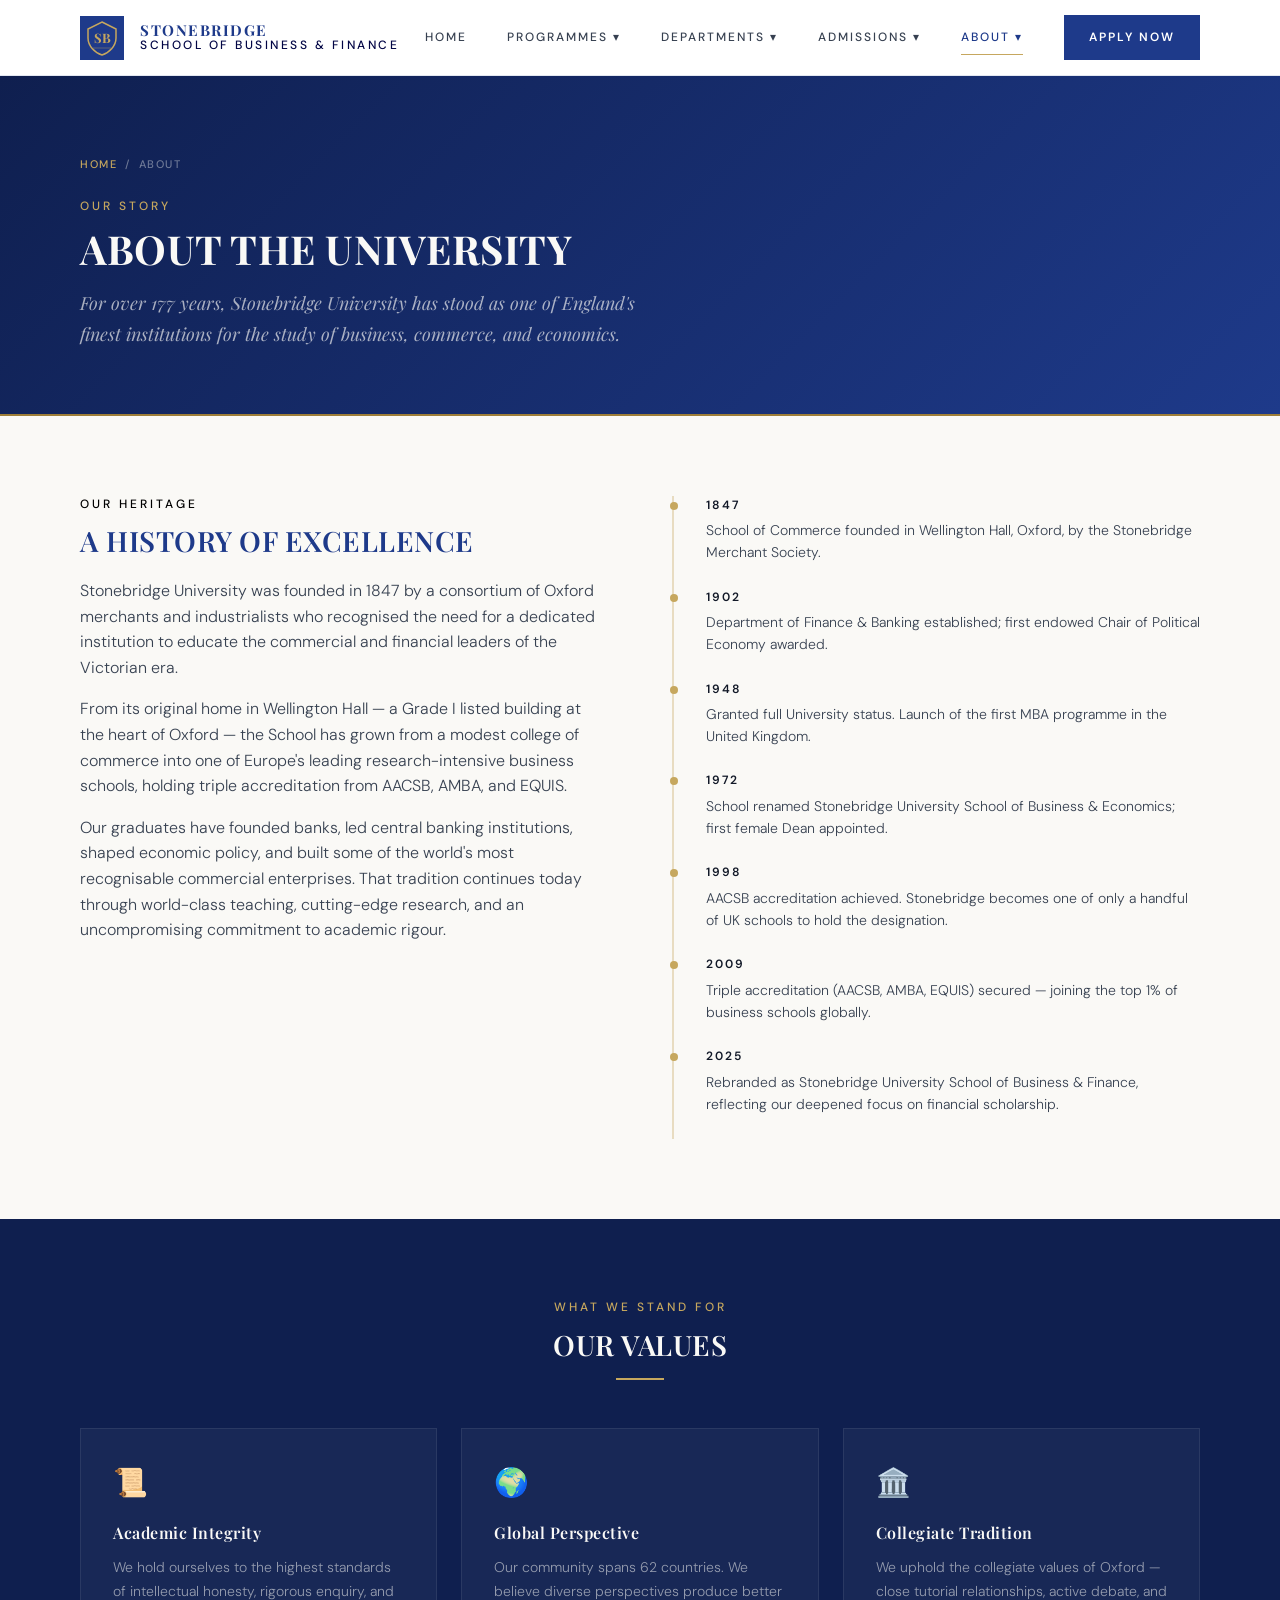
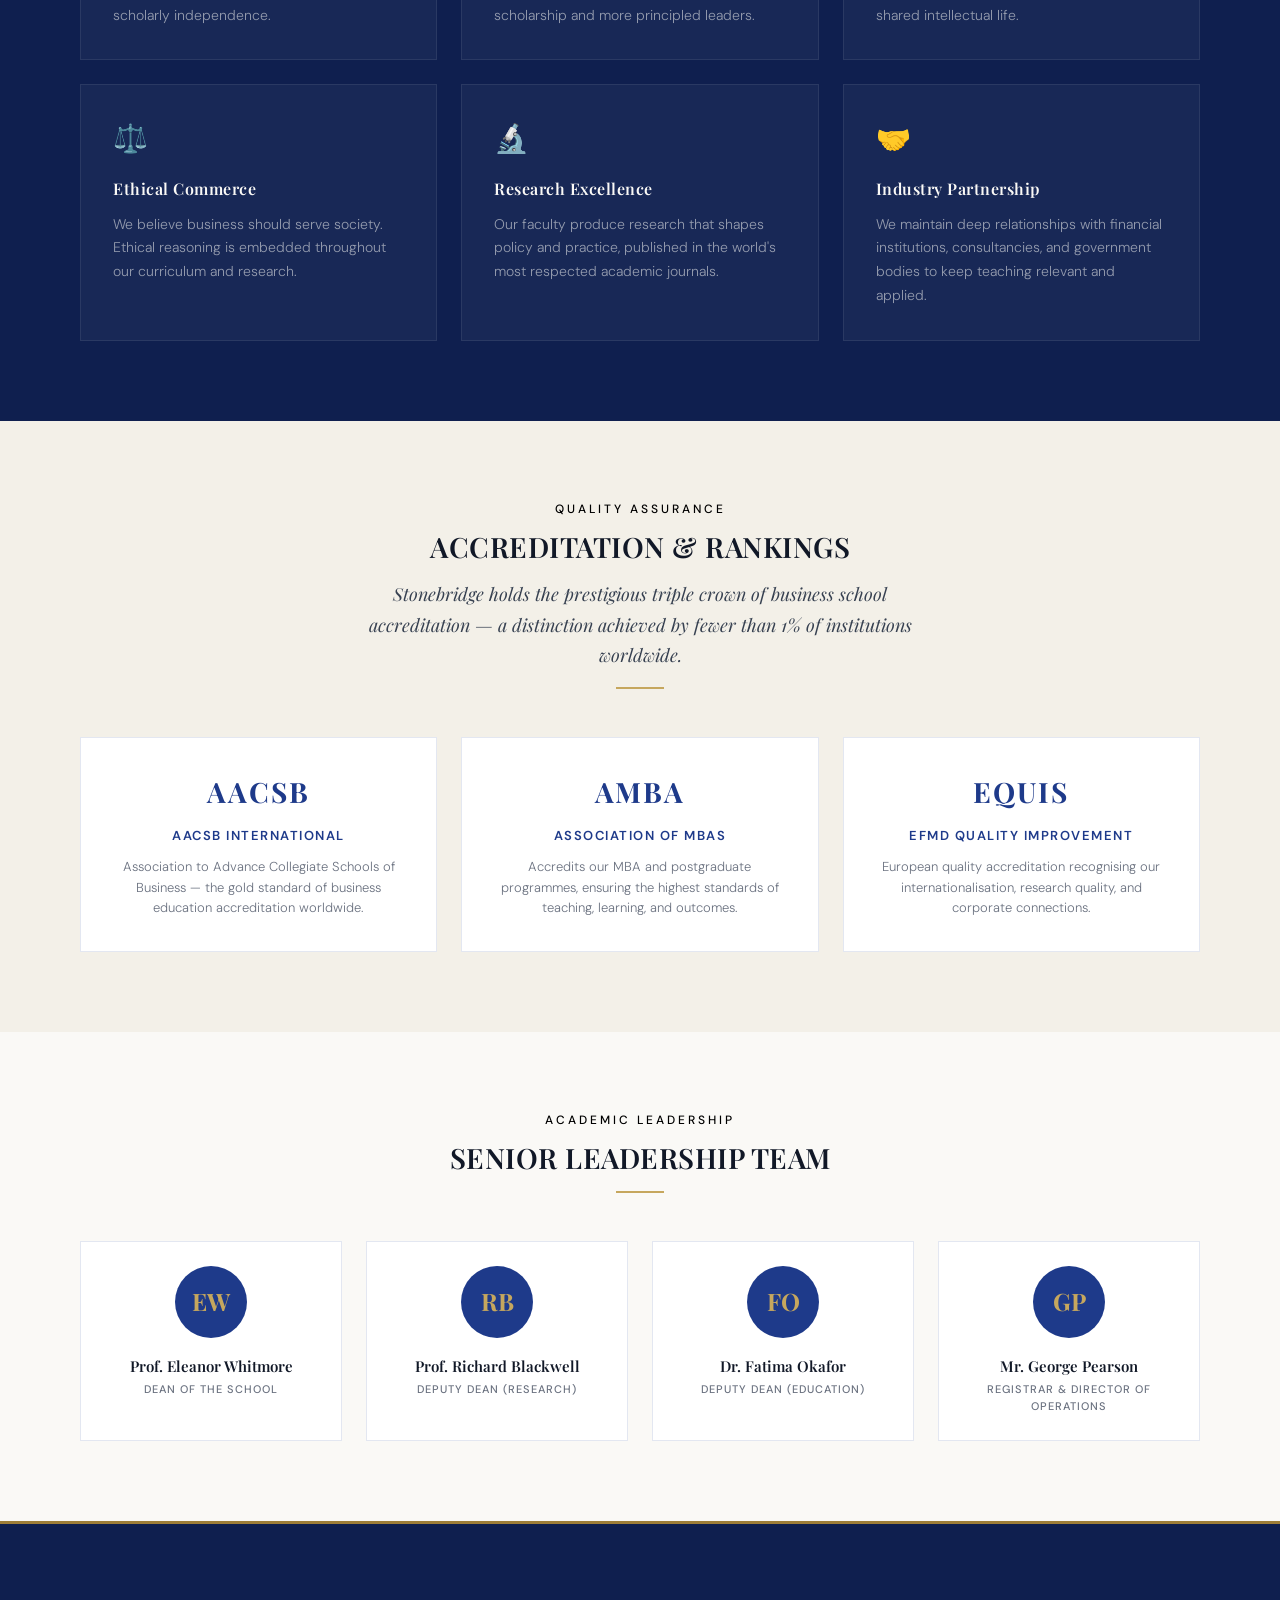
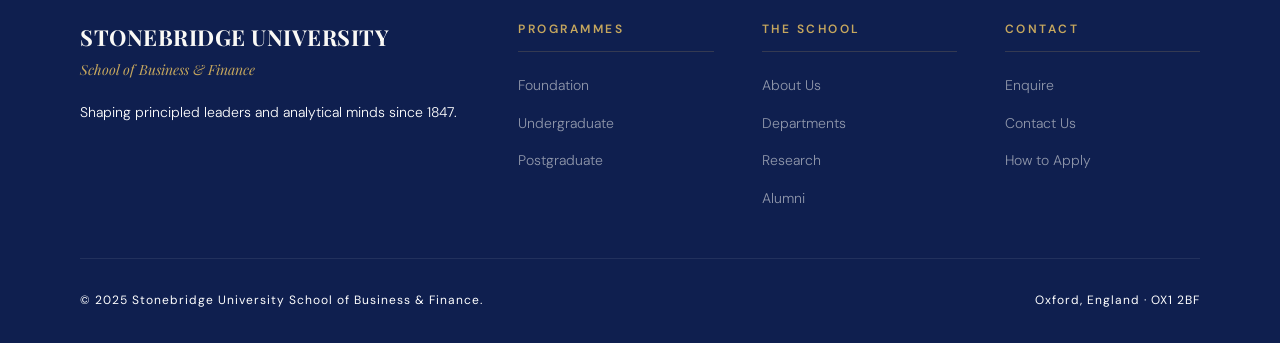
<file: about.html>
<!DOCTYPE html>
<html lang="en">
<head>
  <meta charset="UTF-8">
  <meta name="viewport" content="width=device-width, initial-scale=1.0">
  <title>About — Stonebridge University School of Business & Finance</title>
  <link rel="stylesheet" href="global.css">
  <style>
    .page-body { padding-top: var(--nav-h); }
    .page-hero { background: linear-gradient(135deg, var(--navy-deeper) 0%, var(--navy) 100%); padding: var(--sp-20) 0 var(--sp-16); border-bottom: 2px solid var(--gold-dark); }
    .page-hero .overline { display: block; margin-bottom: var(--sp-3); color: var(--gold); }
    .page-hero h1 { color: var(--ivory); margin-bottom: var(--sp-4); }
    .page-hero .lead { color: rgba(250,249,246,0.65); max-width: 600px; }
    .breadcrumb { display: flex; align-items: center; gap: var(--sp-2); margin-bottom: var(--sp-6); font-family: 'DM Sans',sans-serif; font-size: 11px; font-weight: 500; letter-spacing: 1.5px; text-transform: uppercase; color: rgba(250,249,246,0.4); }
    .breadcrumb a { color: var(--gold); text-decoration: none; }

    /* History section */
    .history { padding: var(--sp-20) 0; }
    .history__grid { display: grid; grid-template-columns: 1fr 1fr; gap: var(--sp-16); align-items: start; }
    .history__text .overline { display: block; margin-bottom: var(--sp-3); }
    .history__text h2 { color: var(--navy); margin-bottom: var(--sp-5); }
    .history__text p { margin-bottom: var(--sp-4); }

    /* Timeline */
    .timeline { border-left: 2px solid var(--color-border-gold); padding-left: var(--sp-8); }
    .timeline__item { margin-bottom: var(--sp-6); position: relative; }
    .timeline__item::before {
      content: '';
      position: absolute;
      left: calc(-1 * var(--sp-8) - 4px);
      top: 6px;
      width: 8px; height: 8px;
      background: var(--gold);
      border-radius: 50%;
    }
    .timeline__year {
      font-family: 'DM Sans', sans-serif;
      font-size: 12px; font-weight: 600;
      letter-spacing: 2px; text-transform: uppercase;
      color: var(blue);
      margin-bottom: 4px;
    }
    .timeline__event { font-size: 14px; color: var(--charcoal-soft); line-height: 1.6; }

    /* Values */
    .values { padding: var(--sp-20) 0; background: var(--navy-deeper); }
    .values .section-header .overline { color: var(--gold); }
    .values .section-header h2 { color: var(--ivory); }
    .values__grid { display: grid; grid-template-columns: repeat(3,1fr); gap: var(--sp-6); }
    .value-card {
      background: rgba(255,255,255,0.04);
      border: 1px solid rgba(255,255,255,0.08);
      padding: var(--sp-8);
    }
    .value-card__icon { font-size: 28px; margin-bottom: var(--sp-4); display: block; }
    .value-card h4 {
      font-family: 'Playfair Display', serif;
      font-size: 16px; font-weight: 600;
      color: var(--ivory); margin-bottom: var(--sp-3);
      letter-spacing: 0.5px;
      text-transform: none;
    }
    .value-card p { font-size: 14px; color: rgba(250,249,246,0.55); line-height: 1.7; }

    /* Accreditation */
    .accreditation { padding: var(--sp-20) 0; background: var(--ivory-warm); }
    .accred-grid { display: grid; grid-template-columns: repeat(3,1fr); gap: var(--sp-6); margin-top: var(--sp-10); }
    .accred-card {
      background: var(--white);
      border: 1px solid var(--color-border);
      padding: var(--sp-8);
      text-align: center;
    }
    .accred-card__logo {
      font-family: 'Playfair Display', serif;
      font-size: 28px; font-weight: 700;
      color: var(--navy);
      margin-bottom: var(--sp-3);
      letter-spacing: 2px;
    }
    .accred-card h4 { font-size: 13px; letter-spacing: 1.5px; color: var(--navy); margin-bottom: var(--sp-3); }
    .accred-card p { font-size: 13px; color: var(--gray); line-height: 1.6; }

    /* Leadership */
    .leadership { padding: var(--sp-20) 0; }
    .leaders-grid { display: grid; grid-template-columns: repeat(4,1fr); gap: var(--sp-6); margin-top: var(--sp-10); }
    .leader-card {
      background: var(--white);
      border: 1px solid var(--color-border);
      padding: var(--sp-6);
      text-align: center;
    }
    .leader-card__avatar {
      width: 72px; height: 72px;
      background: var(--navy);
      border-radius: 50%;
      display: flex; align-items: center; justify-content: center;
      font-family: 'Playfair Display', serif;
      font-size: 24px; font-weight: 700; color: var(--gold);
      margin: 0 auto var(--sp-4);
    }
    .leader-card__name { font-family: 'Playfair Display', serif; font-size: 15px; font-weight: 600; color: var(--charcoal); margin-bottom: 3px; }
    .leader-card__title { font-family: 'DM Sans', sans-serif; font-size: 11px; font-weight: 500; letter-spacing: 1px; text-transform: uppercase; color: var(--gray); }

    @media (max-width: 900px) {
      .history__grid { grid-template-columns: 1fr; }
      .values__grid, .accred-grid { grid-template-columns: repeat(2,1fr); }
      .leaders-grid { grid-template-columns: repeat(2,1fr); }
    }
    @media (max-width: 600px) {
      .values__grid, .accred-grid, .leaders-grid { grid-template-columns: 1fr; }
    }
  </style>
</head>
<body>
<nav class="nav">
  <div class="nav__inner">
    <a href="index.html" class="nav__logo">
      <svg viewBox="0 0 44 44" fill="none" xmlns="http://www.w3.org/2000/svg" style="width:44px;height:44px;flex-shrink:0;">
        <rect width="44" height="44" fill="#1E3A8A"/>
        <path d="M22 6 L36 13 L36 22 C36 30 29 37 22 39 C15 37 8 30 8 22 L8 13 Z" fill="none" stroke="#C6A75E" stroke-width="1.5"/>
        <text x="22" y="27" text-anchor="middle" font-family="Playfair Display, serif" font-size="13" font-weight="700" fill="#C6A75E">SB</text>
        <line x1="13" y1="32" x2="31" y2="32" stroke="#C6A75E" stroke-width="0.75" opacity="0.5"/>
      </svg>
      <div class="nav__logo-text"><span class="nav__logo-name">Stonebridge</span><span class="nav__logo-sub">School of Business & Finance</span></div>
    </a>
    <ul class="nav__links">
      <li class="nav__item"><a href="index.html" class="nav__link">Home</a></li>
      <li class="nav__item"><a href="programmes.html" class="nav__link">Programmes ▾</a>
        <div class="nav__dropdown"><a href="programmes.html#foundation" class="nav__dropdown-link">Foundation</a><a href="programmes.html#undergraduate" class="nav__dropdown-link">Undergraduate</a><a href="programmes.html#postgraduate" class="nav__dropdown-link">Postgraduate</a><a href="courses.html" class="nav__dropdown-link">Browse All Courses</a></div>
      </li>
      <li class="nav__item"><a href="departments.html" class="nav__link">Departments ▾</a>
        <div class="nav__dropdown"><a href="departments.html#finance" class="nav__dropdown-link">Finance & Banking</a><a href="departments.html#management" class="nav__dropdown-link">Management & Strategy</a><a href="departments.html#marketing" class="nav__dropdown-link">Marketing & Commerce</a></div>
      </li>
      <li class="nav__item"><a href="admissions.html" class="nav__link">Admissions ▾</a>
        <div class="nav__dropdown"><a href="admissions.html#about" class="nav__dropdown-link">About Admissions</a><a href="admissions.html#requirements" class="nav__dropdown-link">Entry Requirements</a><a href="admissions.html#enquiry" class="nav__dropdown-link">Submit an Enquiry</a></div>
      </li>
      <li class="nav__item"><a href="about.html" class="nav__link active">About ▾</a>
        <div class="nav__dropdown"><a href="about.html" class="nav__dropdown-link">About the University</a><a href="research.html" class="nav__dropdown-link">Research & Publications</a><a href="alumni.html" class="nav__dropdown-link">Alumni Network</a><a href="contact.html" class="nav__dropdown-link">Contact Us</a></div>
      </li>
    </ul>
    <a href="admissions.html#enquiry" class="nav__cta">Apply Now</a>
    <button type="button" class="nav__toggle" aria-label="Open navigation menu" aria-expanded="false"
            onclick="var l=this.closest('.nav').querySelector('.nav__links');var o=l.classList.toggle('open');this.setAttribute('aria-expanded',o);this.setAttribute('aria-label', o ? 'Close navigation menu' : 'Open navigation menu')">
      <span aria-hidden="true"></span>
      <span aria-hidden="true"></span>
      <span aria-hidden="true"></span>
    </button>
  </div>
</nav>

<div class="page-body">
<section class="page-hero">
  <div class="container">
    <div class="breadcrumb"><a href="index.html">Home</a><span>/</span><span>About</span></div>
    <span class="overline">Our Story</span>
    <h1>About the University</h1>
    <p class="lead">For over 177 years, Stonebridge University has stood as one of England's finest institutions for the study of business, commerce, and economics.</p>
  </div>
</section>

<!-- HISTORY -->
<section class="history">
  <div class="container">
    <div class="history__grid">
      <div class="history__text">
        <span class="overline">Our Heritage</span>
        <h2>A History of Excellence</h2>
        <p>Stonebridge University was founded in 1847 by a consortium of Oxford merchants and industrialists who recognised the need for a dedicated institution to educate the commercial and financial leaders of the Victorian era.</p>
        <p>From its original home in Wellington Hall — a Grade I listed building at the heart of Oxford — the School has grown from a modest college of commerce into one of Europe's leading research-intensive business schools, holding triple accreditation from AACSB, AMBA, and EQUIS.</p>
        <p>Our graduates have founded banks, led central banking institutions, shaped economic policy, and built some of the world's most recognisable commercial enterprises. That tradition continues today through world-class teaching, cutting-edge research, and an uncompromising commitment to academic rigour.</p>
      </div>
      <div class="timeline">
        <div class="timeline__item"><div class="timeline__year">1847</div><div class="timeline__event">School of Commerce founded in Wellington Hall, Oxford, by the Stonebridge Merchant Society.</div></div>
        <div class="timeline__item"><div class="timeline__year">1902</div><div class="timeline__event">Department of Finance & Banking established; first endowed Chair of Political Economy awarded.</div></div>
        <div class="timeline__item"><div class="timeline__year">1948</div><div class="timeline__event">Granted full University status. Launch of the first MBA programme in the United Kingdom.</div></div>
        <div class="timeline__item"><div class="timeline__year">1972</div><div class="timeline__event">School renamed Stonebridge University School of Business & Economics; first female Dean appointed.</div></div>
        <div class="timeline__item"><div class="timeline__year">1998</div><div class="timeline__event">AACSB accreditation achieved. Stonebridge becomes one of only a handful of UK schools to hold the designation.</div></div>
        <div class="timeline__item"><div class="timeline__year">2009</div><div class="timeline__event">Triple accreditation (AACSB, AMBA, EQUIS) secured — joining the top 1% of business schools globally.</div></div>
        <div class="timeline__item"><div class="timeline__year">2025</div><div class="timeline__event">Rebranded as Stonebridge University School of Business & Finance, reflecting our deepened focus on financial scholarship.</div></div>
      </div>
    </div>
  </div>
</section>

<!-- VALUES -->
<section class="values">
  <div class="container">
    <div class="section-header section-header--center">
      <span class="overline">What We Stand For</span>
      <h2>Our Values</h2>
      <span class="section-header__rule"></span>
    </div>
    <div class="values__grid">
      <div class="value-card"><span class="value-card__icon">📜</span><h4>Academic Integrity</h4><p>We hold ourselves to the highest standards of intellectual honesty, rigorous enquiry, and scholarly independence.</p></div>
      <div class="value-card"><span class="value-card__icon">🌍</span><h4>Global Perspective</h4><p>Our community spans 62 countries. We believe diverse perspectives produce better scholarship and more principled leaders.</p></div>
      <div class="value-card"><span class="value-card__icon">🏛️</span><h4>Collegiate Tradition</h4><p>We uphold the collegiate values of Oxford — close tutorial relationships, active debate, and shared intellectual life.</p></div>
      <div class="value-card"><span class="value-card__icon">⚖️</span><h4>Ethical Commerce</h4><p>We believe business should serve society. Ethical reasoning is embedded throughout our curriculum and research.</p></div>
      <div class="value-card"><span class="value-card__icon">🔬</span><h4>Research Excellence</h4><p>Our faculty produce research that shapes policy and practice, published in the world's most respected academic journals.</p></div>
      <div class="value-card"><span class="value-card__icon">🤝</span><h4>Industry Partnership</h4><p>We maintain deep relationships with financial institutions, consultancies, and government bodies to keep teaching relevant and applied.</p></div>
    </div>
  </div>
</section>

<!-- ACCREDITATION -->
<section class="accreditation">
  <div class="container">
    <div class="section-header section-header--center">
      <span class="overline">Quality Assurance</span>
      <h2>Accreditation & Rankings</h2>
      <p class="lead">Stonebridge holds the prestigious triple crown of business school accreditation — a distinction achieved by fewer than 1% of institutions worldwide.</p>
      <span class="section-header__rule"></span>
    </div>
    <div class="accred-grid">
      <div class="accred-card"><div class="accred-card__logo">AACSB</div><h4>AACSB International</h4><p>Association to Advance Collegiate Schools of Business — the gold standard of business education accreditation worldwide.</p></div>
      <div class="accred-card"><div class="accred-card__logo">AMBA</div><h4>Association of MBAs</h4><p>Accredits our MBA and postgraduate programmes, ensuring the highest standards of teaching, learning, and outcomes.</p></div>
      <div class="accred-card"><div class="accred-card__logo">EQUIS</div><h4>EFMD Quality Improvement</h4><p>European quality accreditation recognising our internationalisation, research quality, and corporate connections.</p></div>
    </div>
  </div>
</section>

<!-- LEADERSHIP -->
<section class="leadership">
  <div class="container">
    <div class="section-header section-header--center">
      <span class="overline">Academic Leadership</span>
      <h2>Senior Leadership Team</h2>
      <span class="section-header__rule"></span>
    </div>
    <div class="leaders-grid">
      <div class="leader-card"><div class="leader-card__avatar">EW</div><div class="leader-card__name">Prof. Eleanor Whitmore</div><div class="leader-card__title">Dean of the School</div></div>
      <div class="leader-card"><div class="leader-card__avatar">RB</div><div class="leader-card__name">Prof. Richard Blackwell</div><div class="leader-card__title">Deputy Dean (Research)</div></div>
      <div class="leader-card"><div class="leader-card__avatar">FO</div><div class="leader-card__name">Dr. Fatima Okafor</div><div class="leader-card__title">Deputy Dean (Education)</div></div>
      <div class="leader-card"><div class="leader-card__avatar">GP</div><div class="leader-card__name">Mr. George Pearson</div><div class="leader-card__title">Registrar & Director of Operations</div></div>
    </div>
  </div>
</section>

<footer class="footer">
  <div class="container">
    <div class="footer__grid">
      <div><div class="footer__brand-name">Stonebridge University</div><div class="footer__brand-tagline">School of Business & Finance</div><p class="footer__brand-desc">Shaping principled leaders and analytical minds since 1847.</p></div>
      <div><div class="footer__col-heading">Programmes</div><ul class="footer__links"><li><a href="programmes.html#foundation" class="footer__link">Foundation</a></li><li><a href="programmes.html#undergraduate" class="footer__link">Undergraduate</a></li><li><a href="programmes.html#postgraduate" class="footer__link">Postgraduate</a></li></ul></div>
      <div><div class="footer__col-heading">The School</div><ul class="footer__links"><li><a href="about.html" class="footer__link">About Us</a></li><li><a href="departments.html" class="footer__link">Departments</a></li><li><a href="research.html" class="footer__link">Research</a></li><li><a href="alumni.html" class="footer__link">Alumni</a></li></ul></div>
      <div><div class="footer__col-heading">Contact</div><ul class="footer__links"><li><a href="admissions.html#enquiry" class="footer__link">Enquire</a></li><li><a href="contact.html" class="footer__link">Contact Us</a></li><li><a href="admissions.html" class="footer__link">How to Apply</a></li></ul></div>
    </div>
    <div class="footer__bottom"><span class="footer__copy">© 2025 Stonebridge University School of Business & Finance.</span><span class="footer__copy">Oxford, England · OX1 2BF</span></div>
  </div>
</footer>
</div>
</body>
</html>
</file>
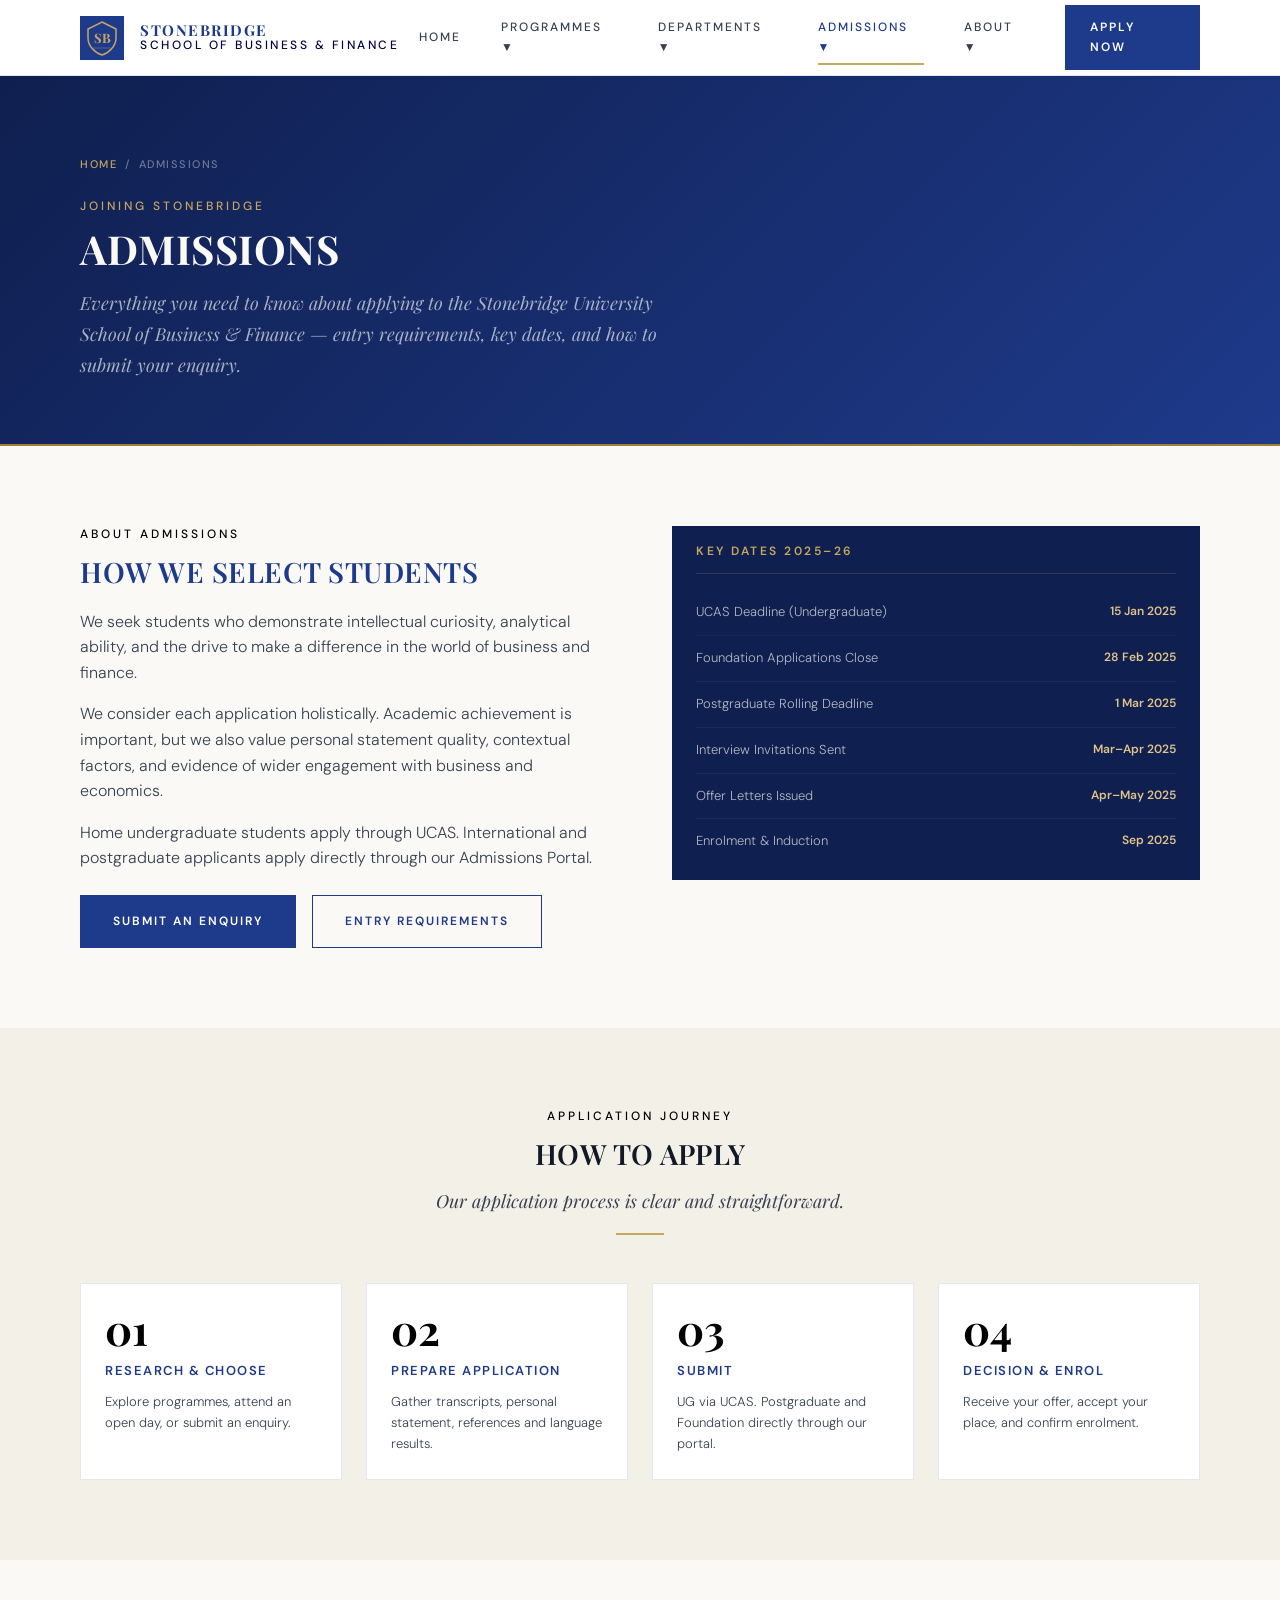
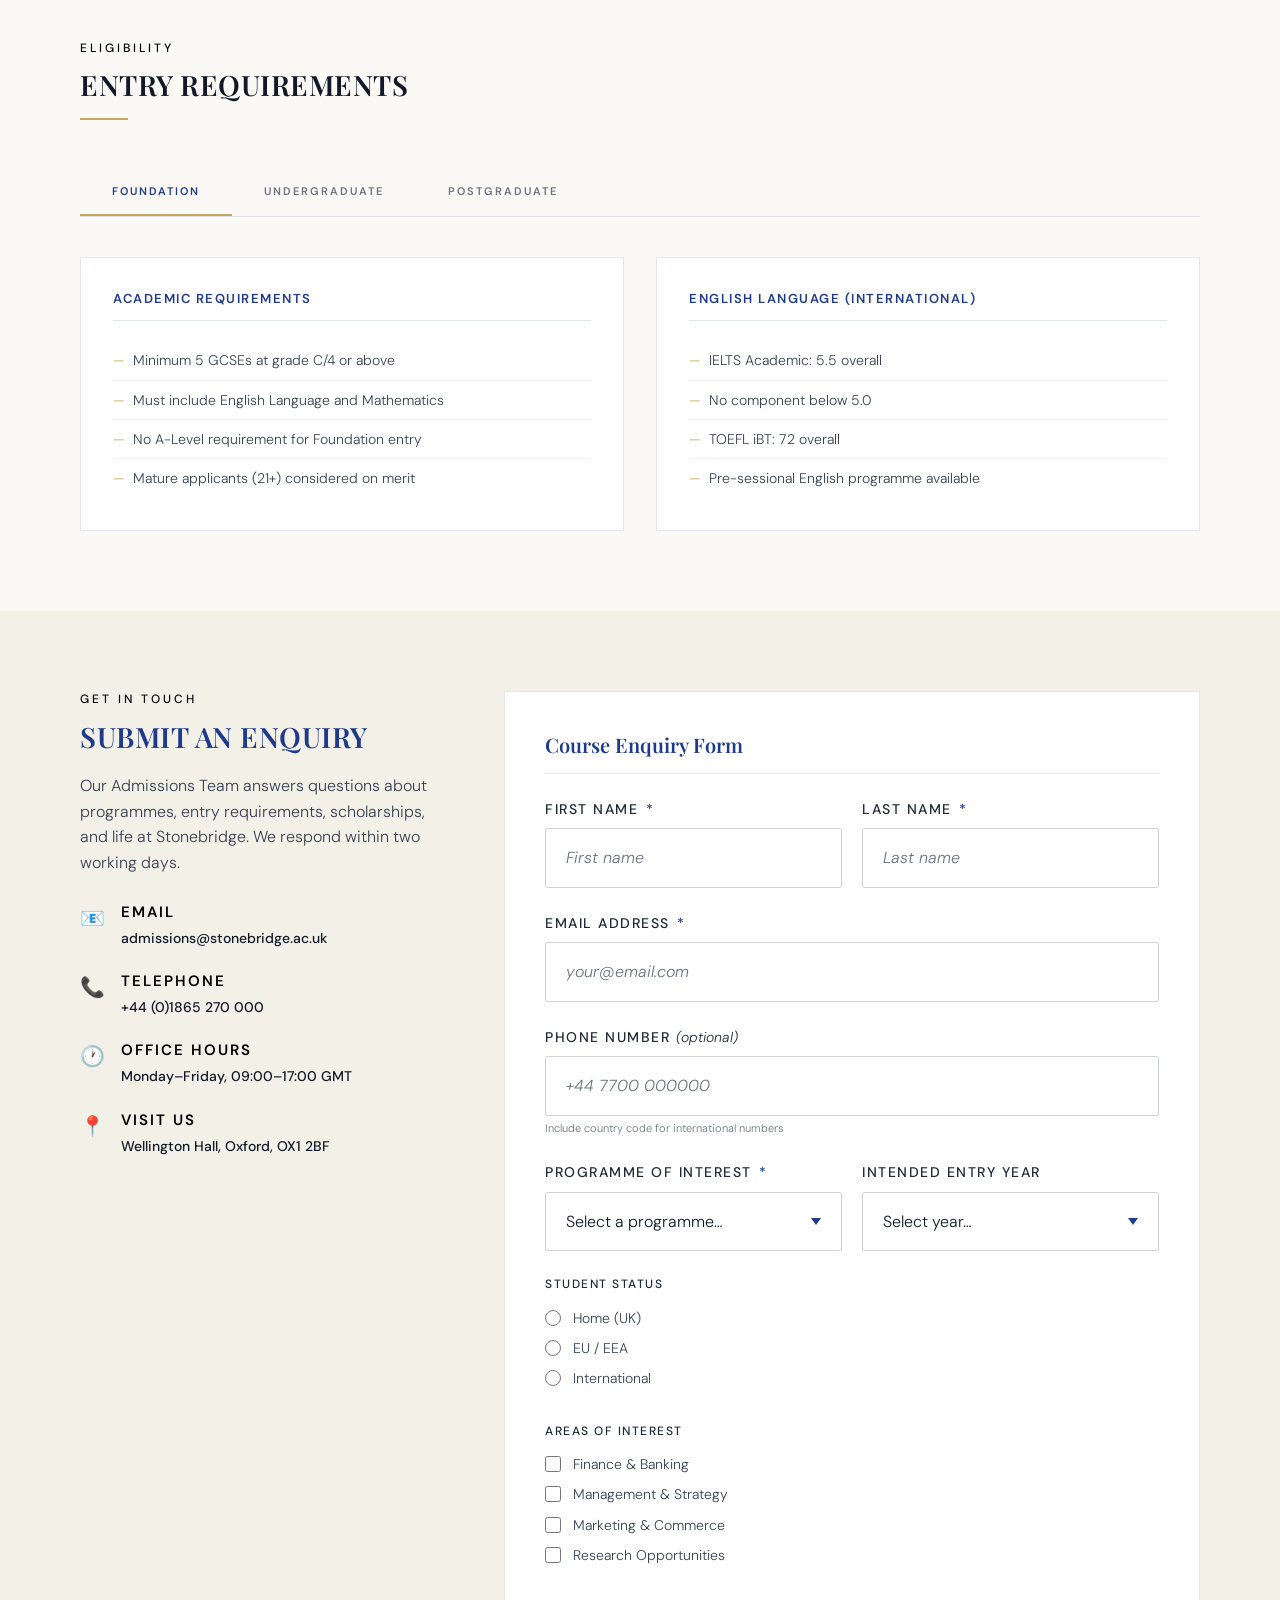
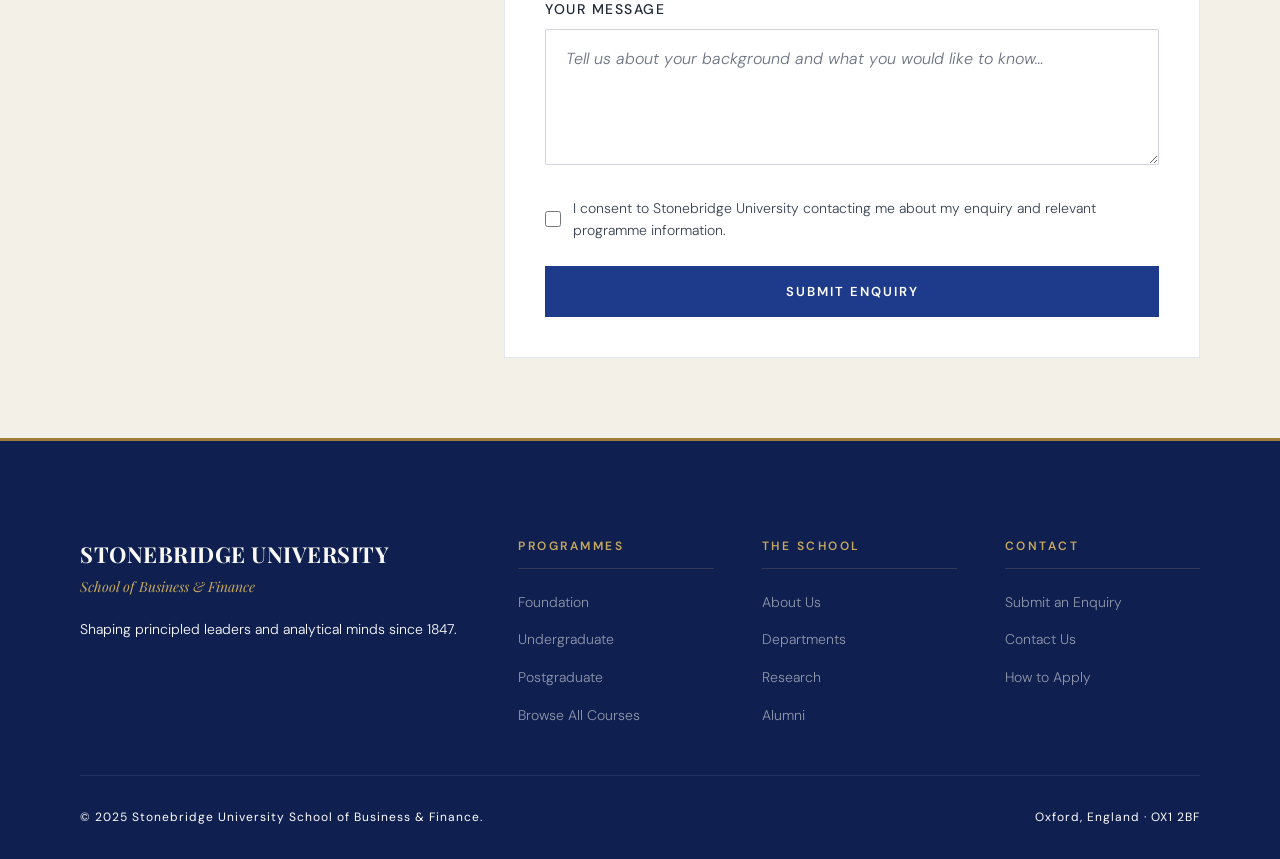
<file: admissions.html>
<!DOCTYPE html>
<html lang="en">
<head>
  <meta charset="UTF-8">
  <meta name="viewport" content="width=device-width, initial-scale=1.0">
  <title>Admissions — Stonebridge University</title>
  <link rel="stylesheet" href="global.css">
  <style>
    .page-body{padding-top:var(--nav-h)}
    .page-hero{background:linear-gradient(135deg,var(--navy-deeper) 0%,var(--navy) 100%);padding:var(--sp-20) 0 var(--sp-16);border-bottom:2px solid var(--gold-dark)}
    .page-hero .overline{display:block;margin-bottom:var(--sp-3);color:var(--gold)}
    .page-hero h1{color:var(--ivory);margin-bottom:var(--sp-4)}
    .page-hero .lead{color:rgba(250,249,246,0.65);max-width:600px}
    .breadcrumb{display:flex;align-items:center;gap:var(--sp-2);margin-bottom:var(--sp-6);font-family:'DM Sans',sans-serif;font-size:11px;font-weight:500;letter-spacing:1.5px;text-transform:uppercase;color:rgba(250,249,246,0.4)}
    .breadcrumb a{color:var(--gold);text-decoration:none}
    .adm-about{padding:var(--sp-20) 0;background:var(--ivory)}
    .adm-about__grid{display:grid;grid-template-columns:1fr 1fr;gap:var(--sp-16);align-items:start}
    .adm-about__text .overline{display:block;margin-bottom:var(--sp-3)}
    .adm-about__text h2{color:var(--navy);margin-bottom:var(--sp-5)}
    .adm-about__text p{margin-bottom:var(--sp-4)}
    .key-dates{background:var(--navy-deeper);padding:var(--sp-4) var(--sp-6)}
    .key-dates__title{font-family:'DM Sans',sans-serif;font-size:12px;font-weight:600;letter-spacing:2.5px;text-transform:uppercase;color:var(--gold);margin-bottom:var(--sp-4);padding-bottom:var(--sp-3);border-bottom:1px solid rgba(198,167,94,0.2)}
    .key-date{display:flex;justify-content:space-between;align-items:flex-start;padding:var(--sp-3) 0;border-bottom:1px solid rgba(255,255,255,0.05);gap:var(--sp-4)}
    .key-date:last-child{border-bottom:none}
    .key-date__label{font-family:'DM Sans',sans-serif;font-size:13px;color:rgba(250,249,246,0.7)}
    .key-date__date{font-family:'DM Sans',sans-serif;font-size:12px;font-weight:600;color:var(--gold-light);white-space:nowrap}
    .adm-process{padding:var(--sp-20) 0;background:var(--ivory-warm)}
    .steps-grid{display:grid;grid-template-columns:repeat(4,1fr);gap:var(--sp-6);margin-top:var(--sp-10)}
    .step{background:var(--white);border:1px solid var(--color-border);padding:var(--sp-6)}
    .step__num{font-family:'Playfair Display',serif;font-size:42px;font-weight:700;color:black;line-height:1;margin-bottom:var(--sp-3)}
    .step h4{font-size:13px;letter-spacing:1.5px;color:var(--navy);margin-bottom:var(--sp-3)}
    .step p{font-size:13px;line-height:1.6}
    .adm-req{padding:var(--sp-20) 0}
    .req-tabs{display:flex;gap:0;border-bottom:1px solid var(--color-border);margin-bottom:var(--sp-10)}
    .req-tab{font-family:'DM Sans',sans-serif;font-size:11px;font-weight:600;letter-spacing:2px;text-transform:uppercase;padding:var(--sp-4) var(--sp-8);color:var(--gray);border-bottom:2px solid transparent;cursor:pointer;transition:all var(--transition);background:none;border-top:none;border-left:none;border-right:none}
    .req-tab:hover,.req-tab.active{color:var(--navy);border-bottom-color:var(--gold)}
    .req-tab:focus-visible{outline:2px solid var(--navy);outline-offset:3px}
    .req-panel{display:none}
    .req-panel.active{display:grid;grid-template-columns:1fr 1fr;gap:var(--sp-8)}
    .req-card{background:var(--white);border:1px solid var(--color-border);padding:var(--sp-8)}
    .req-card h4{font-size:13px;letter-spacing:1.5px;color:var(--navy);margin-bottom:var(--sp-5);padding-bottom:var(--sp-3);border-bottom:1px solid var(--color-border)}
    .req-card ul{list-style:none}
    .req-card li{font-size:14px;color:var(--charcoal-soft);padding:var(--sp-2) 0 var(--sp-2) var(--sp-5);border-bottom:1px solid rgba(0,0,0,0.04);position:relative}
    .req-card li:last-child{border-bottom:none}
    .req-card li::before{content:'—';position:absolute;left:0;color:var(--gold)}
    /* ENQUIRY FORM */
    .adm-enquiry{padding:var(--sp-20) 0;background:var(--ivory-warm)}
    .enquiry-layout{display:grid;grid-template-columns:360px 1fr;gap:var(--sp-16);align-items:start}
    .enquiry-info .overline{display:block;margin-bottom:var(--sp-3)}
    .enquiry-info h2{color:var(--navy);margin-bottom:var(--sp-5)}
    .enquiry-info p{margin-bottom:var(--sp-6)}
    .contact-line{display:flex;align-items:flex-start;gap:var(--sp-4);margin-bottom:var(--sp-5)}
    .contact-line__icon{font-size:20px;flex-shrink:0;margin-top:2px}
    .contact-line__label{font-family:'DM Sans',sans-serif;font-size:15px;font-weight:600;letter-spacing:2px;text-transform:uppercase;color:black;margin-bottom:3px}
    .contact-line__value{font-size:14px;color:var(--charcoal);font-weight:500}
    .enquiry-form{background:var(--white);border:1px solid var(--color-border);padding:var(--sp-10)}
    .enquiry-form__title{font-family:'Playfair Display',serif;font-size:20px;font-weight:600;color:var(--navy);margin-bottom:var(--sp-6);padding-bottom:var(--sp-4);border-bottom:1px solid var(--color-border);text-transform:none;letter-spacing:0}
    .form-row{display:grid;grid-template-columns:1fr 1fr;gap:var(--sp-5)}
    /* JS Validation feedback */
    .form-control.js-error{border-color:#DC2626;box-shadow:0 0 0 3px rgba(220,38,38,0.07)}
    .form-control.js-ok{border-color:#16A34A;box-shadow:0 0 0 3px rgba(22,163,74,0.07)}
    .field-error{display:none;font-family:'DM Sans',sans-serif;font-size:12px;color:#DC2626;margin-top:4px}
    .field-error.show{display:block}
    /* Radio / checkbox groups */
    .radio-group,.checkbox-group{border:none;padding:0;margin:0 0 var(--sp-6) 0}
    .radio-group legend,.checkbox-group legend{font-family:'DM Sans',sans-serif;font-size:12px;font-weight:500;letter-spacing:1.5px;text-transform:uppercase;color:var(--charcoal-mid);margin-bottom:var(--sp-3);display:block;width:100%}
    .radio-item,.check-item{display:flex;align-items:center;gap:var(--sp-3);margin-bottom:var(--sp-2);cursor:pointer}
    .radio-item input,.check-item input{width:16px;height:16px;accent-color:var(--navy);cursor:pointer;flex-shrink:0}
    .radio-item label,.check-item label{font-family:'DM Sans',sans-serif;font-size:14px;font-weight:300;color:var(--charcoal-soft);cursor:pointer}
    .success-banner{display:none;background:rgba(22,163,74,0.06);border:1px solid rgba(22,163,74,0.25);border-left:3px solid #16A34A;padding:var(--sp-5) var(--sp-6);margin-top:var(--sp-6);font-family:'DM Sans',sans-serif;font-size:14px;color:#166534;line-height:1.6}
    .success-banner.show{display:block}
    @media(max-width:900px){.adm-about__grid,.enquiry-layout{grid-template-columns:1fr}.steps-grid{grid-template-columns:repeat(2,1fr)}.req-panel.active{grid-template-columns:1fr}.form-row{grid-template-columns:1fr}}
    @media(max-width:600px){.steps-grid{grid-template-columns:1fr}}
  </style>
</head>
<body>
<nav class="nav" role="navigation" aria-label="Main navigation">
  <div class="nav__inner">
    <a href="index.html" class="nav__logo" aria-label="Stonebridge University homepage">
      <svg viewBox="0 0 44 44" fill="none" xmlns="http://www.w3.org/2000/svg" role="img" aria-label="Stonebridge crest" style="width:44px;height:44px;flex-shrink:0">
        <rect width="44" height="44" fill="#1E3A8A"/>
        <path d="M22 6 L36 13 L36 22 C36 30 29 37 22 39 C15 37 8 30 8 22 L8 13 Z" fill="none" stroke="#C6A75E" stroke-width="1.5"/>
        <text x="22" y="27" text-anchor="middle" font-family="Playfair Display,serif" font-size="13" font-weight="700" fill="#C6A75E">SB</text>
        <line x1="13" y1="32" x2="31" y2="32" stroke="#C6A75E" stroke-width="0.75" opacity="0.5"/>
      </svg>
      <div class="nav__logo-text"><span class="nav__logo-name">Stonebridge</span><span class="nav__logo-sub">School of Business &amp; Finance</span></div>
    </a>
    <ul class="nav__links" role="menubar">
      <li class="nav__item" role="none"><a href="index.html" class="nav__link" role="menuitem">Home</a></li>
      <li class="nav__item" role="none"><a href="programmes.html" class="nav__link" role="menuitem" aria-haspopup="true">Programmes &#9660;</a>
        <div class="nav__dropdown" role="menu"><a href="programmes.html#foundation" class="nav__dropdown-link" role="menuitem">Foundation</a><a href="programmes.html#undergraduate" class="nav__dropdown-link" role="menuitem">Undergraduate</a><a href="programmes.html#postgraduate" class="nav__dropdown-link" role="menuitem">Postgraduate</a><a href="courses.html" class="nav__dropdown-link" role="menuitem">Browse All Courses</a></div>
      </li>
      <li class="nav__item" role="none"><a href="departments.html" class="nav__link" role="menuitem" aria-haspopup="true">Departments &#9660;</a>
        <div class="nav__dropdown" role="menu"><a href="departments.html#finance" class="nav__dropdown-link" role="menuitem">Finance &amp; Banking</a><a href="departments.html#management" class="nav__dropdown-link" role="menuitem">Management &amp; Strategy</a><a href="departments.html#marketing" class="nav__dropdown-link" role="menuitem">Marketing &amp; Commerce</a></div>
      </li>
      <li class="nav__item" role="none"><a href="admissions.html" class="nav__link active" role="menuitem" aria-haspopup="true" aria-current="page">Admissions &#9660;</a>
        <div class="nav__dropdown" role="menu"><a href="admissions.html#about" class="nav__dropdown-link" role="menuitem">About Admissions</a><a href="admissions.html#requirements" class="nav__dropdown-link" role="menuitem">Entry Requirements</a><a href="admissions.html#enquiry" class="nav__dropdown-link" role="menuitem">Submit an Enquiry</a></div>
      </li>
      <li class="nav__item" role="none"><a href="about.html" class="nav__link" role="menuitem" aria-haspopup="true">About &#9660;</a>
        <div class="nav__dropdown" role="menu"><a href="about.html" class="nav__dropdown-link" role="menuitem">About the University</a><a href="research.html" class="nav__dropdown-link" role="menuitem">Research &amp; Publications</a><a href="alumni.html" class="nav__dropdown-link" role="menuitem">Alumni Network</a><a href="contact.html" class="nav__dropdown-link" role="menuitem">Contact Us</a></div>
      </li>
    </ul>
    <a href="#enquiry" class="nav__cta" aria-label="Apply Now">Apply Now</a>
    <button class="nav__toggle" aria-label="Toggle mobile menu" aria-expanded="false" onclick="var l=this.closest('.nav').querySelector('.nav__links');var o=l.classList.toggle('open');this.setAttribute('aria-expanded',o)"><span></span><span></span><span></span></button>
  </div>
</nav>

<div class="page-body">
<section class="page-hero" aria-labelledby="adm-h1">
  <div class="container">
    <nav class="breadcrumb" aria-label="Breadcrumb"><a href="index.html">Home</a><span aria-hidden="true">/</span><span aria-current="page">Admissions</span></nav>
    <span class="overline">Joining Stonebridge</span>
    <h1 id="adm-h1">Admissions</h1>
    <p class="lead">Everything you need to know about applying to the Stonebridge University School of Business &amp; Finance — entry requirements, key dates, and how to submit your enquiry.</p>
  </div>
</section>

<section class="adm-about" id="about" aria-labelledby="about-h2">
  <div class="container">
    <div class="adm-about__grid">
      <div class="adm-about__text">
        <span class="overline">About Admissions</span>
        <h2 id="about-h2">How We Select Students</h2>
        <p>We seek students who demonstrate intellectual curiosity, analytical ability, and the drive to make a difference in the world of business and finance.</p>
        <p>We consider each application holistically. Academic achievement is important, but we also value personal statement quality, contextual factors, and evidence of wider engagement with business and economics.</p>
        <p>Home undergraduate students apply through UCAS. International and postgraduate applicants apply directly through our Admissions Portal.</p>
        <div style="display:flex;gap:var(--sp-4);margin-top:var(--sp-6);flex-wrap:wrap">
          <a href="#enquiry" class="btn btn--primary">Submit an Enquiry</a>
          <a href="#requirements" class="btn btn--outline">Entry Requirements</a>
        </div>
      </div>
      <div>
        <div class="key-dates" role="complementary" aria-label="Key application dates">
          <div class="key-dates__title">Key Dates 2025&ndash;26</div>
          <div class="key-date"><span class="key-date__label">UCAS Deadline (Undergraduate)</span><span class="key-date__date">15 Jan 2025</span></div>
          <div class="key-date"><span class="key-date__label">Foundation Applications Close</span><span class="key-date__date">28 Feb 2025</span></div>
          <div class="key-date"><span class="key-date__label">Postgraduate Rolling Deadline</span><span class="key-date__date">1 Mar 2025</span></div>
          <div class="key-date"><span class="key-date__label">Interview Invitations Sent</span><span class="key-date__date">Mar&ndash;Apr 2025</span></div>
          <div class="key-date"><span class="key-date__label">Offer Letters Issued</span><span class="key-date__date">Apr&ndash;May 2025</span></div>
          <div class="key-date"><span class="key-date__label">Enrolment &amp; Induction</span><span class="key-date__date">Sep 2025</span></div>
        </div>
      </div>
    </div>
  </div>
</section>

<section class="adm-process">
  <div class="container">
    <div class="section-header section-header--center">
      <span class="overline">Application Journey</span>
      <h2>How to Apply</h2>
      <p class="lead">Our application process is clear and straightforward.</p>
      <span class="section-header__rule" aria-hidden="true"></span>
    </div>
    <div class="steps-grid" role="list">
      <div class="step" role="listitem"><div class="step__num" aria-hidden="true">01</div><h4>Research &amp; Choose</h4><p>Explore programmes, attend an open day, or submit an enquiry.</p></div>
      <div class="step" role="listitem"><div class="step__num" aria-hidden="true">02</div><h4>Prepare Application</h4><p>Gather transcripts, personal statement, references and language results.</p></div>
      <div class="step" role="listitem"><div class="step__num" aria-hidden="true">03</div><h4>Submit</h4><p>UG via UCAS. Postgraduate and Foundation directly through our portal.</p></div>
      <div class="step" role="listitem"><div class="step__num" aria-hidden="true">04</div><h4>Decision &amp; Enrol</h4><p>Receive your offer, accept your place, and confirm enrolment.</p></div>
    </div>
  </div>
</section>

<section class="adm-req" id="requirements" aria-labelledby="req-h2">
  <div class="container">
    <div class="section-header">
      <span class="overline">Eligibility</span>
      <h2 id="req-h2">Entry Requirements</h2>
      <span class="section-header__rule" aria-hidden="true"></span>
    </div>
    <div class="req-tabs" role="tablist" aria-label="Entry levels">
      <button class="req-tab active" role="tab" aria-selected="true"  aria-controls="req-f"  id="tab-f"  onclick="showReq('f',this)">Foundation</button>
      <button class="req-tab"        role="tab" aria-selected="false" aria-controls="req-ug" id="tab-ug" onclick="showReq('ug',this)">Undergraduate</button>
      <button class="req-tab"        role="tab" aria-selected="false" aria-controls="req-pg" id="tab-pg" onclick="showReq('pg',this)">Postgraduate</button>
    </div>
    <div id="req-f" class="req-panel active" role="tabpanel" aria-labelledby="tab-f">
      <div class="req-card"><h4>Academic Requirements</h4><ul><li>Minimum 5 GCSEs at grade C/4 or above</li><li>Must include English Language and Mathematics</li><li>No A-Level requirement for Foundation entry</li><li>Mature applicants (21+) considered on merit</li></ul></div>
      <div class="req-card"><h4>English Language (International)</h4><ul><li>IELTS Academic: 5.5 overall</li><li>No component below 5.0</li><li>TOEFL iBT: 72 overall</li><li>Pre-sessional English programme available</li></ul></div>
    </div>
    <div id="req-ug" class="req-panel" role="tabpanel" aria-labelledby="tab-ug">
      <div class="req-card"><h4>Academic Requirements</h4><ul><li>AAB&ndash;ABB at A-Level (typical offer)</li><li>International Baccalaureate: 34&ndash;36 points</li><li>GCSE Mathematics grade B/6 or above required</li><li>Foundation Year Distinction: guaranteed entry</li></ul></div>
      <div class="req-card"><h4>English Language (International)</h4><ul><li>IELTS Academic: 6.5 overall</li><li>No component below 6.0</li><li>TOEFL iBT: 88 overall</li><li>Cambridge C1 Advanced: Grade B or above</li></ul></div>
    </div>
    <div id="req-pg" class="req-panel" role="tabpanel" aria-labelledby="tab-pg">
      <div class="req-card"><h4>Academic Requirements</h4><ul><li>Minimum 2:1 Bachelor&rsquo;s degree</li><li>MBA requires 3+ years professional experience</li><li>Two references required</li><li>Personal statement: 600&ndash;800 words</li></ul></div>
      <div class="req-card"><h4>English Language (International)</h4><ul><li>IELTS Academic: 7.0 overall</li><li>No component below 6.5</li><li>TOEFL iBT: 100 overall</li></ul></div>
    </div>
  </div>
</section>

<!-- ENQUIRY FORM -->
<section class="adm-enquiry" id="enquiry" aria-labelledby="form-h2">
  <div class="container">
    <div class="enquiry-layout">
      <div class="enquiry-info">
        <span class="overline">Get in Touch</span>
        <h2 id="form-h2">Submit an Enquiry</h2>
        <p>Our Admissions Team answers questions about programmes, entry requirements, scholarships, and life at Stonebridge. We respond within two working days.</p>
        <div class="contact-line"><span class="contact-line__icon" aria-hidden="true">&#128231;</span><div><div class="contact-line__label">Email</div><div class="contact-line__value">admissions@stonebridge.ac.uk</div></div></div>
        <div class="contact-line"><span class="contact-line__icon" aria-hidden="true">&#128222;</span><div><div class="contact-line__label">Telephone</div><div class="contact-line__value">+44 (0)1865 270 000</div></div></div>
        <div class="contact-line"><span class="contact-line__icon" aria-hidden="true">&#128336;</span><div><div class="contact-line__label">Office Hours</div><div class="contact-line__value">Monday&ndash;Friday, 09:00&ndash;17:00 GMT</div></div></div>
        <div class="contact-line"><span class="contact-line__icon" aria-hidden="true">&#128205;</span><div><div class="contact-line__label">Visit Us</div><div class="contact-line__value">Wellington Hall, Oxford, OX1 2BF</div></div></div>
      </div>

      <div class="enquiry-form">
        <h3 class="enquiry-form__title">Course Enquiry Form</h3>
        <!-- FORM -->
        <form id="eform" novalidate action="#" method="post">

          <!-- Input PERSONAL -->
          <div class="form-row">
            <div class="form-group">
              <label class="form-label" for="inp-fname">First Name <span class="req" aria-label="required">*</span></label>
              <input type="text" id="inp-fname" name="firstName" class="form-control"
                     placeholder="First name" aria-required="true" aria-describedby="err-fname" autocomplete="given-name">
              <span class="field-error" id="err-fname" role="alert" aria-live="polite"></span>
            </div>
            <div class="form-group">
              <label class="form-label" for="inp-lname">Last Name <span class="req" aria-label="required">*</span></label>
              <input type="text" id="inp-lname" name="lastName" class="form-control"
                     placeholder="Last name" aria-required="true" aria-describedby="err-lname" autocomplete="family-name">
              <span class="field-error" id="err-lname" role="alert" aria-live="polite"></span>
            </div>
          </div>

          <!-- EMAIL -->
          <div class="form-group">
            <label class="form-label" for="inp-email">Email Address <span class="req" aria-label="required">*</span></label>
            <input type="text" id="inp-email" name="email" class="form-control"
                   placeholder="your@email.com" aria-required="true" aria-describedby="err-email" autocomplete="email">
            <span class="field-error" id="err-email" role="alert" aria-live="polite"></span>
          </div>

          <!-- Input TELEPHONE NUMBER -->
          <div class="form-group">
            <label class="form-label" for="inp-phone">Phone Number <em style="font-style:italic;font-weight:300;text-transform:none;letter-spacing:0;">(optional)</em></label>
            <input type="text" id="inp-phone" name="phone" class="form-control"
                   placeholder="+44 7700 000000" autocomplete="tel" aria-describedby="hint-phone">
            <span id="hint-phone" style="display:block;font-size:11px;color:var(--gray);margin-top:4px">Include country code for international numbers</span>
          </div>

          <!-- Select PROGRAMME -->
          <div class="form-row">
            <div class="form-group">
              <label class="form-label" for="inp-programme">Programme of Interest <span class="req" aria-label="required">*</span></label>
              <select id="inp-programme" name="programme" class="form-control"
                      aria-required="true" aria-describedby="err-programme">
                <option value="">Select a programme&hellip;</option>
                <optgroup label="Foundation"><option value="FND101">Foundation in Business &amp; Economics</option></optgroup>
                <optgroup label="Undergraduate">
                  <option value="BSC001">BSc Business &amp; Finance</option>
                  <option value="BSC002">BSc Accounting &amp; Financial Management</option>
                  <option value="BSC003">BSc Economics &amp; Investment</option>
                  <option value="BSC004">BSc International Business &amp; Marketing</option>
                  <option value="BSC005">BSc Banking &amp; Risk Management</option>
                  <option value="BSC006">BSc Business Management &amp; Strategy</option>
                </optgroup>
                <optgroup label="Postgraduate">
                  <option value="MSC001">MSc Financial Management</option>
                  <option value="MSC002">MSc Banking &amp; International Finance</option>
                  <option value="MSC003">MSc Strategic Management</option>
                  <option value="MSC004">MSc Marketing Analytics &amp; Commerce</option>
                  <option value="MBA001">MBA</option>
                  <option value="MRS001">MRes Business &amp; Finance Research</option>
                </optgroup>
                <option value="general">General Enquiry</option>
              </select>
              <span class="field-error" id="err-programme" role="alert" aria-live="polite"></span>
            </div>
            <div class="form-group">
              <label class="form-label" for="inp-year">Intended Entry Year</label>
              <select id="inp-year" name="entryYear" class="form-control" aria-label="Select entry year">
                <option value="">Select year&hellip;</option>
                <option value="2025">2025&ndash;26</option>
                <option value="2026">2026&ndash;27</option>
                <option value="2027">2027&ndash;28</option>
              </select>
            </div>
          </div>

          <!-- Select STATUS -->
          <div class="form-group">
            <fieldset class="radio-group">
              <legend class="form-label">Student Status</legend>
              <div class="radio-item"><input type="radio" id="r-home" name="status" value="home"><label for="r-home">Home (UK)</label></div>
              <div class="radio-item"><input type="radio" id="r-eu"   name="status" value="eu"><label for="r-eu">EU / EEA</label></div>
              <div class="radio-item"><input type="radio" id="r-intl" name="status" value="international"><label for="r-intl">International</label></div>
            </fieldset>
          </div>

          <!-- Select INTEREST AREAS -->
          <div class="form-group">
            <fieldset class="checkbox-group">
              <legend class="form-label">Areas of Interest</legend>
              <div class="check-item"><input type="checkbox" id="c-fin" name="interests" value="finance"><label for="c-fin">Finance &amp; Banking</label></div>
              <div class="check-item"><input type="checkbox" id="c-mgmt" name="interests" value="management"><label for="c-mgmt">Management &amp; Strategy</label></div>
              <div class="check-item"><input type="checkbox" id="c-mkt" name="interests" value="marketing"><label for="c-mkt">Marketing &amp; Commerce</label></div>
              <div class="check-item"><input type="checkbox" id="c-res" name="interests" value="research"><label for="c-res">Research Opportunities</label></div>
            </fieldset>
          </div>

          <!-- MESSAGE -->
          <div class="form-group">
            <label class="form-label" for="inp-msg">Your Message</label>
            <textarea id="inp-msg" name="message" class="form-control" rows="4"
                      placeholder="Tell us about your background and what you would like to know&hellip;"
                      aria-label="Your enquiry message"></textarea>
          </div>

          <!-- Consent checkbox -->
          <div class="form-group">
            <div class="check-item">
              <input type="checkbox" id="c-consent" name="consent" value="yes">
              <label for="c-consent">I consent to Stonebridge University contacting me about my enquiry and relevant programme information.</label>
            </div>
          </div>

          <button type="button" id="submit-btn" class="btn btn--primary"
                  style="width:100%;font-size:13px;letter-spacing:2px;"
                  onclick="validateForm()"
                  aria-label="Submit your course enquiry">
            Submit Enquiry
          </button>

          <div class="success-banner" id="success-msg" role="alert" aria-live="assertive">
            <strong>Thank you for your enquiry!</strong><br>
            A member of our Admissions Team will be in touch within two working days at the email address provided.
          </div>
        </form>
      </div>
    </div>
  </div>
</section>

<footer class="footer" role="contentinfo">
  <div class="container">
    <div class="footer__grid">
      <div><div class="footer__brand-name">Stonebridge University</div><div class="footer__brand-tagline">School of Business &amp; Finance</div><p class="footer__brand-desc">Shaping principled leaders and analytical minds since 1847.</p></div>
      <div><div class="footer__col-heading">Programmes</div><ul class="footer__links"><li><a href="programmes.html#foundation" class="footer__link">Foundation</a></li><li><a href="programmes.html#undergraduate" class="footer__link">Undergraduate</a></li><li><a href="programmes.html#postgraduate" class="footer__link">Postgraduate</a></li><li><a href="courses.html" class="footer__link">Browse All Courses</a></li></ul></div>
      <div><div class="footer__col-heading">The School</div><ul class="footer__links"><li><a href="about.html" class="footer__link">About Us</a></li><li><a href="departments.html" class="footer__link">Departments</a></li><li><a href="research.html" class="footer__link">Research</a></li><li><a href="alumni.html" class="footer__link">Alumni</a></li></ul></div>
      <div><div class="footer__col-heading">Contact</div><ul class="footer__links"><li><a href="admissions.html#enquiry" class="footer__link">Submit an Enquiry</a></li><li><a href="contact.html" class="footer__link">Contact Us</a></li><li><a href="admissions.html" class="footer__link">How to Apply</a></li></ul></div>
    </div>
    <div class="footer__bottom"><span class="footer__copy">&copy; 2025 Stonebridge University School of Business &amp; Finance.</span><span class="footer__copy">Oxford, England &middot; OX1 2BF</span></div>
  </div>
</footer>
</div>

<script>
/* Tab switching */
function showReq(id,btn){
  document.querySelectorAll('.req-panel').forEach(function(p){p.classList.remove('active')});
  document.querySelectorAll('.req-tab').forEach(function(t){t.classList.remove('active');t.setAttribute('aria-selected','false')});
  document.getElementById('req-'+id).classList.add('active');
  btn.classList.add('active');btn.setAttribute('aria-selected','true');
}

/*  Validation helpers  */
function markError(fId,eId,msg){
  var f=document.getElementById(fId),e=document.getElementById(eId);
  f.classList.remove('js-ok');f.classList.add('js-error');
  e.textContent=msg;e.classList.add('show');
  return false;
}
function markOK(fId,eId){
  var f=document.getElementById(fId),e=document.getElementById(eId);
  f.classList.remove('js-error');f.classList.add('js-ok');
  e.textContent='';e.classList.remove('show');
  return true;
}

/* First Name (not empty, min 2 chars) */
function checkFirstName(){
  var v=document.getElementById('inp-fname').value.trim();
  if(v.length===0) return markError('inp-fname','err-fname','First name is required.');
  if(v.length<2)   return markError('inp-fname','err-fname','First name must be at least 2 characters.');
  return markOK('inp-fname','err-fname');
}

/* Last Name (not empty, min 2 chars) */
function checkLastName(){
  var v=document.getElementById('inp-lname').value.trim();
  if(v.length===0) return markError('inp-lname','err-lname','Last name is required.');
  if(v.length<2)   return markError('inp-lname','err-lname','Last name must be at least 2 characters.');
  return markOK('inp-lname','err-lname');
}

/* ── Email (not empty, valid pattern) */
function checkEmail(){
  var v=document.getElementById('inp-email').value.trim();
  var pat=/^[^\s@]+@[^\s@]+\.[^\s@]+$/;
  if(v.length===0) return markError('inp-email','err-email','Email address is required.');
  if(!pat.test(v)) return markError('inp-email','err-email','Please enter a valid email (e.g. name@domain.com).');
  return markOK('inp-email','err-email');
}

/* Programme (must not be blank option) */
function checkProgramme(){
  var v=document.getElementById('inp-programme').value;
  if(!v||v.length===0) return markError('inp-programme','err-programme','Please select a programme or General Enquiry.');
  return markOK('inp-programme','err-programme');
}

/* Main submit handler */
function validateForm(){
  var fn=checkFirstName();
  var ln=checkLastName();
  var em=checkEmail();
  var pr=checkProgramme();
  if(fn&&ln&&em&&pr){
    var btn=document.getElementById('submit-btn');
    btn.disabled=true;btn.textContent='Submitted ✓';
    btn.style.background='#16A34A';btn.style.borderColor='#16A34A';
    var s=document.getElementById('success-msg');
    s.classList.add('show');
    s.scrollIntoView({behavior:'smooth',block:'nearest'});
  } else {
    var first=document.querySelector('.form-control.js-error');
    if(first){first.focus();}
  }
}

/* Live blur validation */
window.addEventListener('DOMContentLoaded',function(){
  document.getElementById('inp-fname').addEventListener('blur',checkFirstName);
  document.getElementById('inp-lname').addEventListener('blur',checkLastName);
  document.getElementById('inp-email').addEventListener('blur',checkEmail);
  document.getElementById('inp-programme').addEventListener('change',checkProgramme);
});
</script>
</body>
</html>
</file>
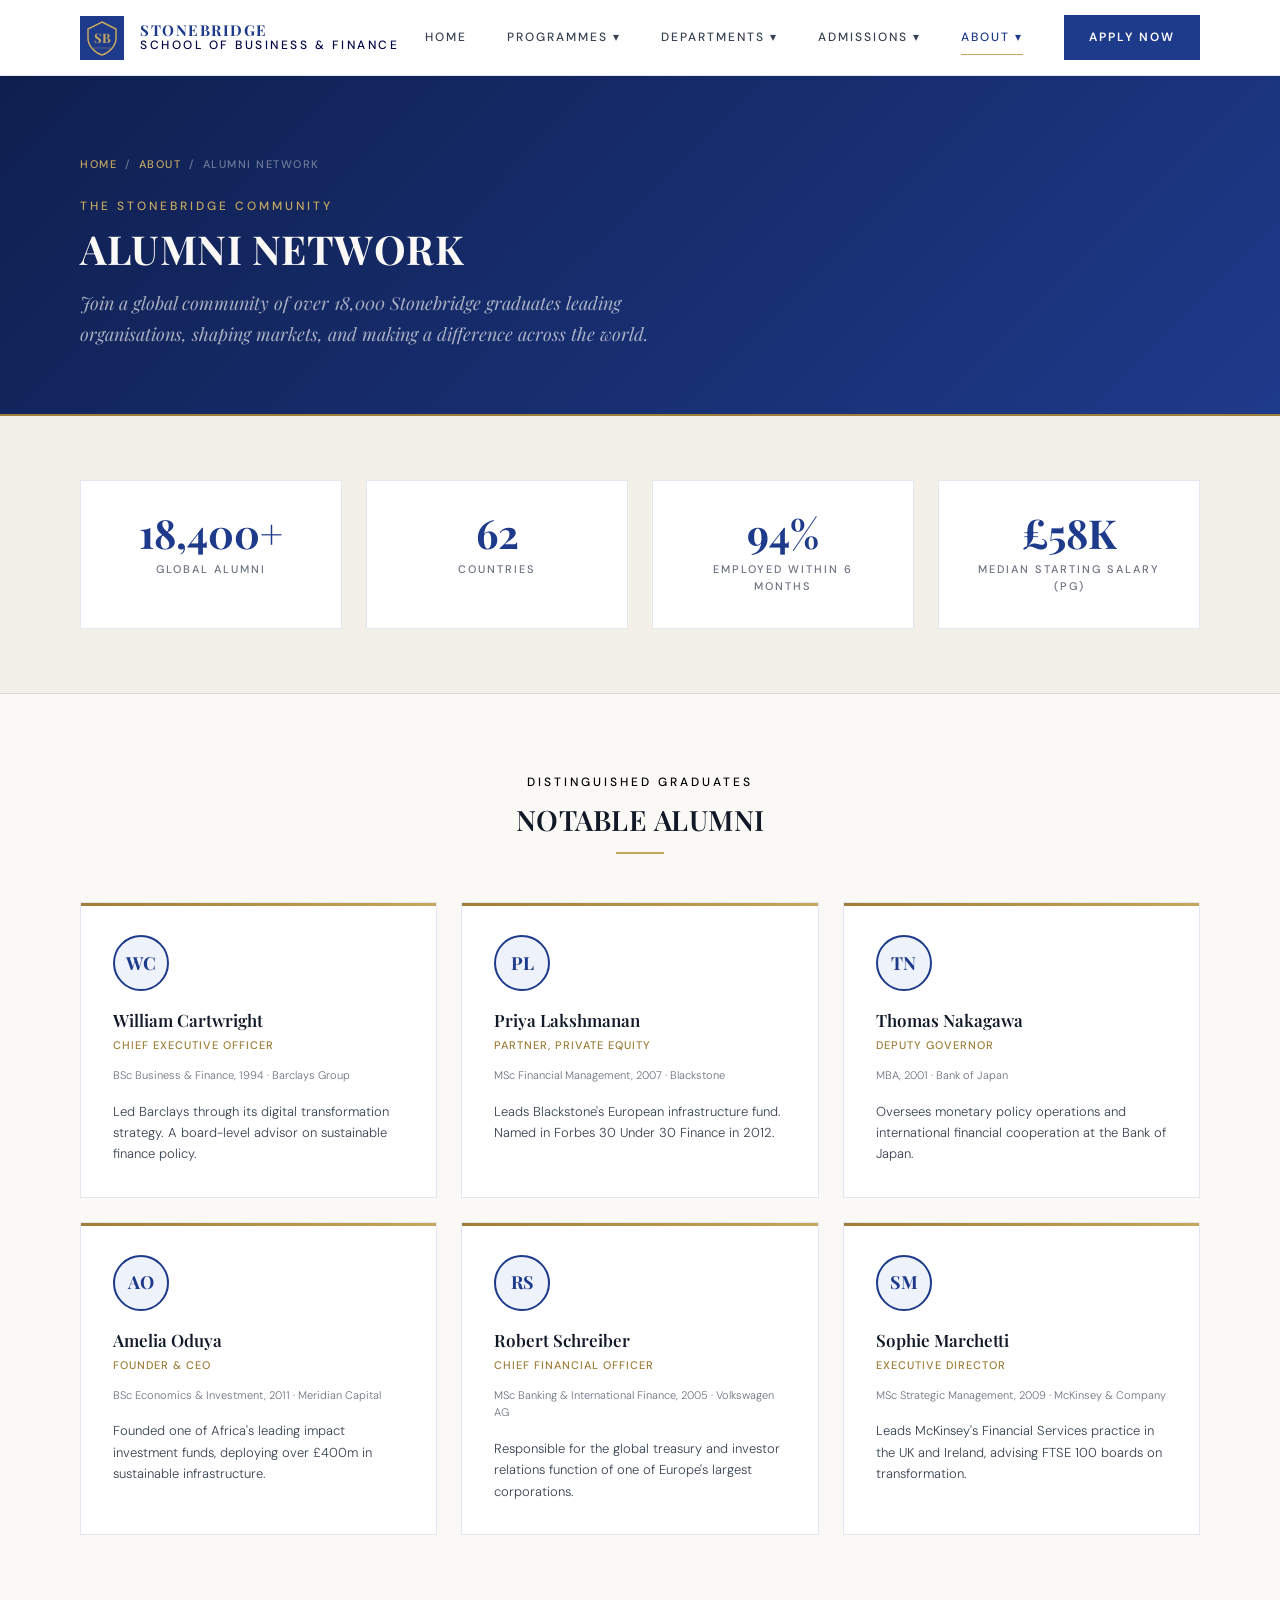
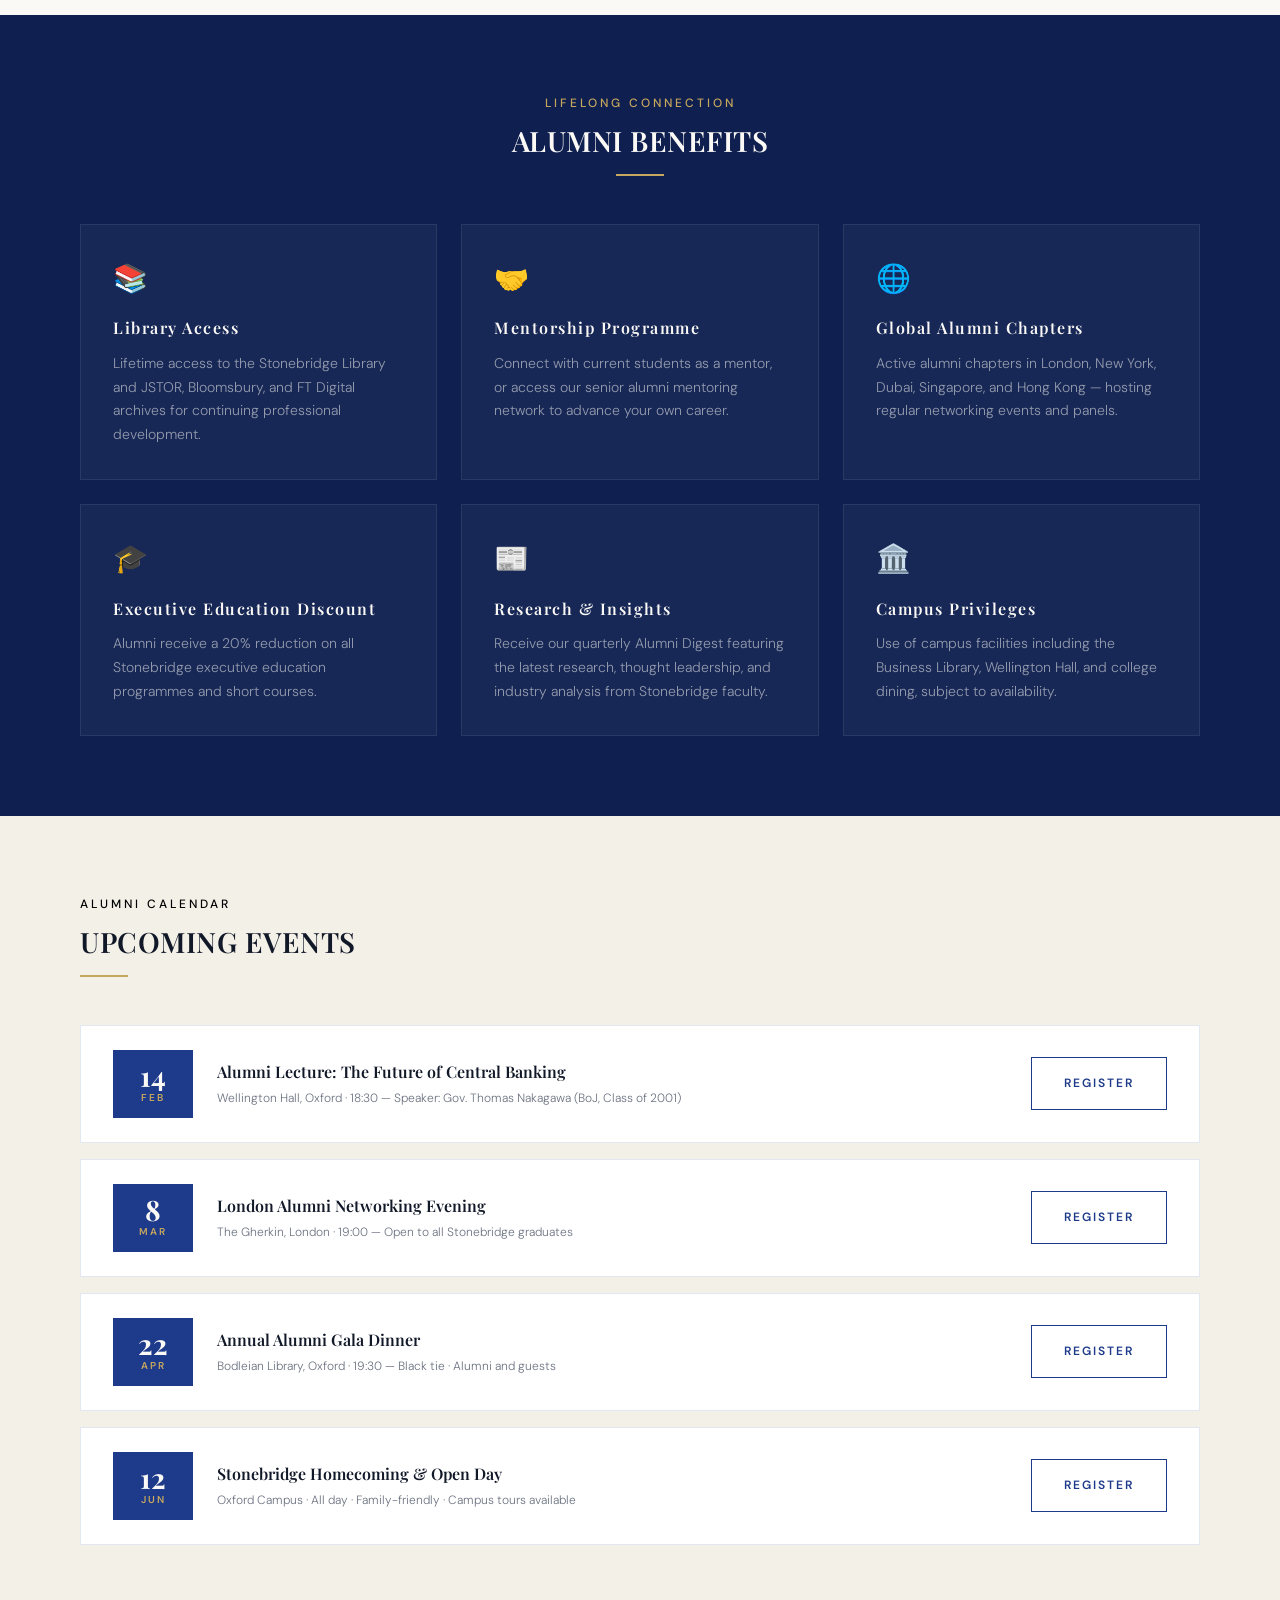
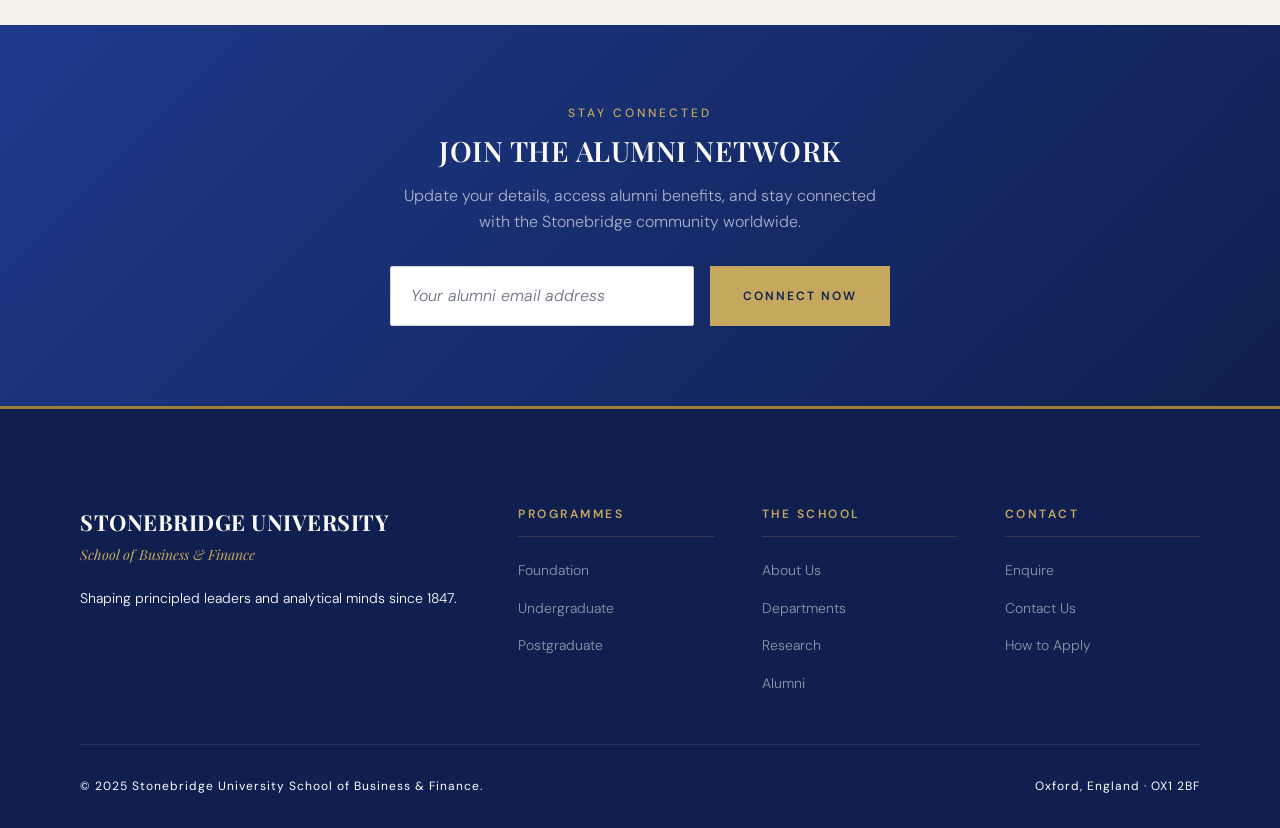
<file: alumni.html>
<!DOCTYPE html>
<html lang="en">
<head>
  <meta charset="UTF-8">
  <meta name="viewport" content="width=device-width, initial-scale=1.0">
  <title>Alumni Network — Stonebridge University</title>
  <link rel="stylesheet" href="global.css">
  <style>
    .page-body { padding-top: var(--nav-h); }
    .page-hero { background: linear-gradient(135deg, var(--navy-deeper) 0%, var(--navy) 100%); padding: var(--sp-20) 0 var(--sp-16); border-bottom: 2px solid var(--gold-dark); }
    .page-hero .overline { display: block; margin-bottom: var(--sp-3); color: var(--gold); }
    .page-hero h1 { color: var(--ivory); margin-bottom: var(--sp-4); }
    .page-hero .lead { color: rgba(250,249,246,0.65); max-width: 600px; }
    .breadcrumb { display: flex; align-items: center; gap: var(--sp-2); margin-bottom: var(--sp-6); font-family: 'DM Sans',sans-serif; font-size: 11px; font-weight: 500; letter-spacing: 1.5px; text-transform: uppercase; color: rgba(250,249,246,0.4); }
    .breadcrumb a { color: var(--gold); text-decoration: none; }

    /* Network stats */
    .alumni-stats { background: var(--ivory-warm); padding: var(--sp-16) 0; border-bottom: 1px solid var(--color-border); }
    .alumni-stats__grid { display: grid; grid-template-columns: repeat(4,1fr); gap: var(--sp-6); }
    .alumni-stat {
      text-align: center;
      padding: var(--sp-8);
      background: var(--white);
      border: 1px solid var(--color-border);
    }
    .alumni-stat__num { font-family: 'Playfair Display', serif; font-size: 40px; font-weight: 700; color: var(--navy); line-height: 1; margin-bottom: var(--sp-2); }
    .alumni-stat__label { font-family: 'DM Sans',sans-serif; font-size: 11px; font-weight: 500; letter-spacing: 2px; text-transform: uppercase; color: var(--gray); }

    /* Notable alumni */
    .notable { padding: var(--sp-20) 0; }
    .alumni-grid { display: grid; grid-template-columns: repeat(3,1fr); gap: var(--sp-6); margin-top: var(--sp-10); }
    .alumni-card {
      background: var(--white);
      border: 1px solid var(--color-border);
      padding: var(--sp-8);
      position: relative;
    }
    .alumni-card::before {
      content: '';
      position: absolute;
      top: 0; left: 0; right: 0;
      height: 3px;
      background: linear-gradient(to right, var(--gold-dark), var(--gold));
    }
    .alumni-card__initial {
      width: 56px; height: 56px;
      background: var(--navy-tint);
      border: 2px solid var(--navy);
      border-radius: 50%;
      display: flex; align-items: center; justify-content: center;
      font-family: 'Playfair Display', serif;
      font-size: 18px; font-weight: 700; color: var(--navy);
      margin-bottom: var(--sp-4);
    }
    .alumni-card__name { font-family: 'Playfair Display', serif; font-size: 17px; font-weight: 600; color: var(--charcoal); margin-bottom: 3px; }
    .alumni-card__role { font-family: 'DM Sans',sans-serif; font-size: 11px; font-weight: 500; letter-spacing: 1px; text-transform: uppercase; color: var(--gold-dark); margin-bottom: var(--sp-3); }
    .alumni-card__year { font-family: 'DM Sans',sans-serif; font-size: 11px; color: var(--gray); margin-bottom: var(--sp-4); }
    .alumni-card p { font-size: 13px; color: var(--charcoal-soft); line-height: 1.65; }

    /* Benefits */
    .alumni-benefits { padding: var(--sp-20) 0; background: var(--navy-deeper); }
    .alumni-benefits .section-header .overline { color: var(--gold); }
    .alumni-benefits .section-header h2 { color: var(--ivory); }
    .benefits-grid { display: grid; grid-template-columns: repeat(3,1fr); gap: var(--sp-6); }
    .benefit-card {
      background: rgba(255,255,255,0.04);
      border: 1px solid rgba(255,255,255,0.08);
      padding: var(--sp-8);
    }
    .benefit-card__icon { font-size: 28px; margin-bottom: var(--sp-4); display: block; }
    .benefit-card h4 { font-family: 'Playfair Display', serif; font-size: 16px; font-weight: 600; color: var(--ivory); margin-bottom: var(--sp-3); text-transform: none; }
    .benefit-card p { font-size: 14px; color: rgba(250,249,246,0.55); line-height: 1.7; }

    /* Events */
    .alumni-events { padding: var(--sp-20) 0; background: var(--ivory-warm); }
    .events-list { display: flex; flex-direction: column; gap: var(--sp-4); margin-top: var(--sp-8); }
    .event-item {
      background: var(--white);
      border: 1px solid var(--color-border);
      padding: var(--sp-6) var(--sp-8);
      display: grid;
      grid-template-columns: 80px 1fr auto;
      gap: var(--sp-6);
      align-items: center;
    }
    .event-date {
      text-align: center;
      background: var(--navy);
      padding: var(--sp-3);
    }
    .event-date__day { font-family: 'Playfair Display', serif; font-size: 28px; font-weight: 700; color: var(--ivory); line-height: 1; }
    .event-date__month { font-family: 'DM Sans',sans-serif; font-size: 10px; font-weight: 600; letter-spacing: 2px; text-transform: uppercase; color: var(--gold); }
    .event__title { font-family: 'Playfair Display', serif; font-size: 16px; font-weight: 600; color: var(--charcoal); margin-bottom: 4px; }
    .event__detail { font-family: 'DM Sans',sans-serif; font-size: 12px; color: var(--gray); }

    /* Connect CTA */
    .alumni-connect {
      padding: var(--sp-20) 0;
      background: linear-gradient(135deg, var(--navy) 0%, var(--navy-deeper) 100%);
      text-align: center;
    }
    .alumni-connect .overline { color: var(--gold); display: block; margin-bottom: var(--sp-3); }
    .alumni-connect h2 { color: var(--ivory); margin-bottom: var(--sp-4); }
    .alumni-connect p { color: rgba(250,249,246,0.65); max-width: 480px; margin: 0 auto var(--sp-8); }
    .alumni-form {
      display: flex; gap: var(--sp-4); justify-content: center; flex-wrap: wrap;
      max-width: 500px; margin: 0 auto;
    }
    .alumni-form input { flex: 1; min-width: 220px; }

    @media (max-width: 900px) {
      .alumni-stats__grid { grid-template-columns: repeat(2,1fr); }
      .alumni-grid, .benefits-grid { grid-template-columns: repeat(2,1fr); }
      .event-item { grid-template-columns: 60px 1fr; }
      .event-item .btn { display: none; }
    }
    @media (max-width: 600px) {
      .alumni-grid, .benefits-grid { grid-template-columns: 1fr; }
    }
  </style>
</head>
<body>
<nav class="nav">
  <div class="nav__inner">
    <a href="index.html" class="nav__logo">
      <svg viewBox="0 0 44 44" fill="none" xmlns="http://www.w3.org/2000/svg" style="width:44px;height:44px;flex-shrink:0;"><rect width="44" height="44" fill="#1E3A8A"/><path d="M22 6 L36 13 L36 22 C36 30 29 37 22 39 C15 37 8 30 8 22 L8 13 Z" fill="none" stroke="#C6A75E" stroke-width="1.5"/><text x="22" y="27" text-anchor="middle" font-family="Playfair Display, serif" font-size="13" font-weight="700" fill="#C6A75E">SB</text><line x1="13" y1="32" x2="31" y2="32" stroke="#C6A75E" stroke-width="0.75" opacity="0.5"/></svg>
      <div class="nav__logo-text"><span class="nav__logo-name">Stonebridge</span><span class="nav__logo-sub">School of Business & Finance</span></div>
    </a>
    <ul class="nav__links">
      <li class="nav__item"><a href="index.html" class="nav__link">Home</a></li>
      <li class="nav__item"><a href="programmes.html" class="nav__link">Programmes ▾</a><div class="nav__dropdown"><a href="programmes.html#foundation" class="nav__dropdown-link">Foundation</a><a href="programmes.html#undergraduate" class="nav__dropdown-link">Undergraduate</a><a href="programmes.html#postgraduate" class="nav__dropdown-link">Postgraduate</a><a href="courses.html" class="nav__dropdown-link">Browse All Courses</a></div></li>
      <li class="nav__item"><a href="departments.html" class="nav__link">Departments ▾</a><div class="nav__dropdown"><a href="departments.html#finance" class="nav__dropdown-link">Finance & Banking</a><a href="departments.html#management" class="nav__dropdown-link">Management & Strategy</a><a href="departments.html#marketing" class="nav__dropdown-link">Marketing & Commerce</a></div></li>
      <li class="nav__item"><a href="admissions.html" class="nav__link">Admissions ▾</a><div class="nav__dropdown"><a href="admissions.html#about" class="nav__dropdown-link">About Admissions</a><a href="admissions.html#requirements" class="nav__dropdown-link">Entry Requirements</a><a href="admissions.html#enquiry" class="nav__dropdown-link">Submit an Enquiry</a></div></li>
      <li class="nav__item"><a href="about.html" class="nav__link active">About ▾</a><div class="nav__dropdown"><a href="about.html" class="nav__dropdown-link">About the University</a><a href="research.html" class="nav__dropdown-link">Research & Publications</a><a href="alumni.html" class="nav__dropdown-link">Alumni Network</a><a href="contact.html" class="nav__dropdown-link">Contact Us</a></div></li>
    </ul>
    <a href="admissions.html#enquiry" class="nav__cta">Apply Now</a>
    <button class="nav__toggle" onclick="this.closest('.nav').querySelector('.nav__links').classList.toggle('open')"><span></span><span></span><span></span></button>
  </div>
</nav>

<div class="page-body">
<section class="page-hero">
  <div class="container">
    <div class="breadcrumb"><a href="index.html">Home</a><span>/</span><a href="about.html">About</a><span>/</span><span>Alumni Network</span></div>
    <span class="overline">The Stonebridge Community</span>
    <h1>Alumni Network</h1>
    <p class="lead">Join a global community of over 18,000 Stonebridge graduates leading organisations, shaping markets, and making a difference across the world.</p>
  </div>
</section>

<!-- STATS -->
<section class="alumni-stats">
  <div class="container">
    <div class="alumni-stats__grid">
      <div class="alumni-stat"><div class="alumni-stat__num">18,400+</div><div class="alumni-stat__label">Global Alumni</div></div>
      <div class="alumni-stat"><div class="alumni-stat__num">62</div><div class="alumni-stat__label">Countries</div></div>
      <div class="alumni-stat"><div class="alumni-stat__num">94%</div><div class="alumni-stat__label">Employed Within 6 Months</div></div>
      <div class="alumni-stat"><div class="alumni-stat__num">£58K</div><div class="alumni-stat__label">Median Starting Salary (PG)</div></div>
    </div>
  </div>
</section>

<!-- NOTABLE ALUMNI -->
<section class="notable">
  <div class="container">
    <div class="section-header section-header--center">
      <span class="overline">Distinguished Graduates</span>
      <h2>Notable Alumni</h2>
      <span class="section-header__rule"></span>
    </div>
    <div class="alumni-grid">
      <div class="alumni-card"><div class="alumni-card__initial">WC</div><div class="alumni-card__name">William Cartwright</div><div class="alumni-card__role">Chief Executive Officer</div><div class="alumni-card__year">BSc Business & Finance, 1994 · Barclays Group</div><p>Led Barclays through its digital transformation strategy. A board-level advisor on sustainable finance policy.</p></div>
      <div class="alumni-card"><div class="alumni-card__initial">PL</div><div class="alumni-card__name">Priya Lakshmanan</div><div class="alumni-card__role">Partner, Private Equity</div><div class="alumni-card__year">MSc Financial Management, 2007 · Blackstone</div><p>Leads Blackstone's European infrastructure fund. Named in Forbes 30 Under 30 Finance in 2012.</p></div>
      <div class="alumni-card"><div class="alumni-card__initial">TN</div><div class="alumni-card__name">Thomas Nakagawa</div><div class="alumni-card__role">Deputy Governor</div><div class="alumni-card__year">MBA, 2001 · Bank of Japan</div><p>Oversees monetary policy operations and international financial cooperation at the Bank of Japan.</p></div>
      <div class="alumni-card"><div class="alumni-card__initial">AO</div><div class="alumni-card__name">Amelia Oduya</div><div class="alumni-card__role">Founder & CEO</div><div class="alumni-card__year">BSc Economics & Investment, 2011 · Meridian Capital</div><p>Founded one of Africa's leading impact investment funds, deploying over £400m in sustainable infrastructure.</p></div>
      <div class="alumni-card"><div class="alumni-card__initial">RS</div><div class="alumni-card__name">Robert Schreiber</div><div class="alumni-card__role">Chief Financial Officer</div><div class="alumni-card__year">MSc Banking & International Finance, 2005 · Volkswagen AG</div><p>Responsible for the global treasury and investor relations function of one of Europe's largest corporations.</p></div>
      <div class="alumni-card"><div class="alumni-card__initial">SM</div><div class="alumni-card__name">Sophie Marchetti</div><div class="alumni-card__role">Executive Director</div><div class="alumni-card__year">MSc Strategic Management, 2009 · McKinsey & Company</div><p>Leads McKinsey's Financial Services practice in the UK and Ireland, advising FTSE 100 boards on transformation.</p></div>
    </div>
  </div>
</section>

<!-- ALUMNI BENEFITS -->
<section class="alumni-benefits">
  <div class="container">
    <div class="section-header section-header--center">
      <span class="overline">Lifelong Connection</span>
      <h2>Alumni Benefits</h2>
      <span class="section-header__rule"></span>
    </div>
    <div class="benefits-grid">
      <div class="benefit-card"><span class="benefit-card__icon">📚</span><h4>Library Access</h4><p>Lifetime access to the Stonebridge Library and JSTOR, Bloomsbury, and FT Digital archives for continuing professional development.</p></div>
      <div class="benefit-card"><span class="benefit-card__icon">🤝</span><h4>Mentorship Programme</h4><p>Connect with current students as a mentor, or access our senior alumni mentoring network to advance your own career.</p></div>
      <div class="benefit-card"><span class="benefit-card__icon">🌐</span><h4>Global Alumni Chapters</h4><p>Active alumni chapters in London, New York, Dubai, Singapore, and Hong Kong — hosting regular networking events and panels.</p></div>
      <div class="benefit-card"><span class="benefit-card__icon">🎓</span><h4>Executive Education Discount</h4><p>Alumni receive a 20% reduction on all Stonebridge executive education programmes and short courses.</p></div>
      <div class="benefit-card"><span class="benefit-card__icon">📰</span><h4>Research & Insights</h4><p>Receive our quarterly Alumni Digest featuring the latest research, thought leadership, and industry analysis from Stonebridge faculty.</p></div>
      <div class="benefit-card"><span class="benefit-card__icon">🏛️</span><h4>Campus Privileges</h4><p>Use of campus facilities including the Business Library, Wellington Hall, and college dining, subject to availability.</p></div>
    </div>
  </div>
</section>

<!-- UPCOMING EVENTS -->
<section class="alumni-events">
  <div class="container">
    <div class="section-header">
      <span class="overline">Alumni Calendar</span>
      <h2>Upcoming Events</h2>
      <span class="section-header__rule"></span>
    </div>
    <div class="events-list">
      <div class="event-item">
        <div class="event-date"><div class="event-date__day">14</div><div class="event-date__month">Feb</div></div>
        <div><div class="event__title">Alumni Lecture: The Future of Central Banking</div><div class="event__detail">Wellington Hall, Oxford · 18:30 — Speaker: Gov. Thomas Nakagawa (BoJ, Class of 2001)</div></div>
        <a href="contact.html" class="btn btn--outline">Register</a>
      </div>
      <div class="event-item">
        <div class="event-date"><div class="event-date__day">8</div><div class="event-date__month">Mar</div></div>
        <div><div class="event__title">London Alumni Networking Evening</div><div class="event__detail">The Gherkin, London · 19:00 — Open to all Stonebridge graduates</div></div>
        <a href="contact.html" class="btn btn--outline">Register</a>
      </div>
      <div class="event-item">
        <div class="event-date"><div class="event-date__day">22</div><div class="event-date__month">Apr</div></div>
        <div><div class="event__title">Annual Alumni Gala Dinner</div><div class="event__detail">Bodleian Library, Oxford · 19:30 — Black tie · Alumni and guests</div></div>
        <a href="contact.html" class="btn btn--outline">Register</a>
      </div>
      <div class="event-item">
        <div class="event-date"><div class="event-date__day">12</div><div class="event-date__month">Jun</div></div>
        <div><div class="event__title">Stonebridge Homecoming & Open Day</div><div class="event__detail">Oxford Campus · All day · Family-friendly · Campus tours available</div></div>
        <a href="contact.html" class="btn btn--outline">Register</a>
      </div>
    </div>
  </div>
</section>

<!-- CONNECT -->
<section class="alumni-connect">
  <div class="container">
    <span class="overline">Stay Connected</span>
    <h2>Join the Alumni Network</h2>
    <p>Update your details, access alumni benefits, and stay connected with the Stonebridge community worldwide.</p>
    <div class="alumni-form">
      <input type="email" class="form-control" placeholder="Your alumni email address">
      <button class="btn btn--gold" onclick="this.previousElementSibling.value=''; alert('Thank you! We will be in touch.')">Connect Now</button>
    </div>
  </div>
</section>

<footer class="footer">
  <div class="container">
    <div class="footer__grid">
      <div><div class="footer__brand-name">Stonebridge University</div><div class="footer__brand-tagline">School of Business & Finance</div><p class="footer__brand-desc">Shaping principled leaders and analytical minds since 1847.</p></div>
      <div><div class="footer__col-heading">Programmes</div><ul class="footer__links"><li><a href="programmes.html#foundation" class="footer__link">Foundation</a></li><li><a href="programmes.html#undergraduate" class="footer__link">Undergraduate</a></li><li><a href="programmes.html#postgraduate" class="footer__link">Postgraduate</a></li></ul></div>
      <div><div class="footer__col-heading">The School</div><ul class="footer__links"><li><a href="about.html" class="footer__link">About Us</a></li><li><a href="departments.html" class="footer__link">Departments</a></li><li><a href="research.html" class="footer__link">Research</a></li><li><a href="alumni.html" class="footer__link">Alumni</a></li></ul></div>
      <div><div class="footer__col-heading">Contact</div><ul class="footer__links"><li><a href="admissions.html#enquiry" class="footer__link">Enquire</a></li><li><a href="contact.html" class="footer__link">Contact Us</a></li><li><a href="admissions.html" class="footer__link">How to Apply</a></li></ul></div>
    </div>
    <div class="footer__bottom"><span class="footer__copy">© 2025 Stonebridge University School of Business & Finance.</span><span class="footer__copy">Oxford, England · OX1 2BF</span></div>
  </div>
</footer>
</div>
</body>
</html>
</file>
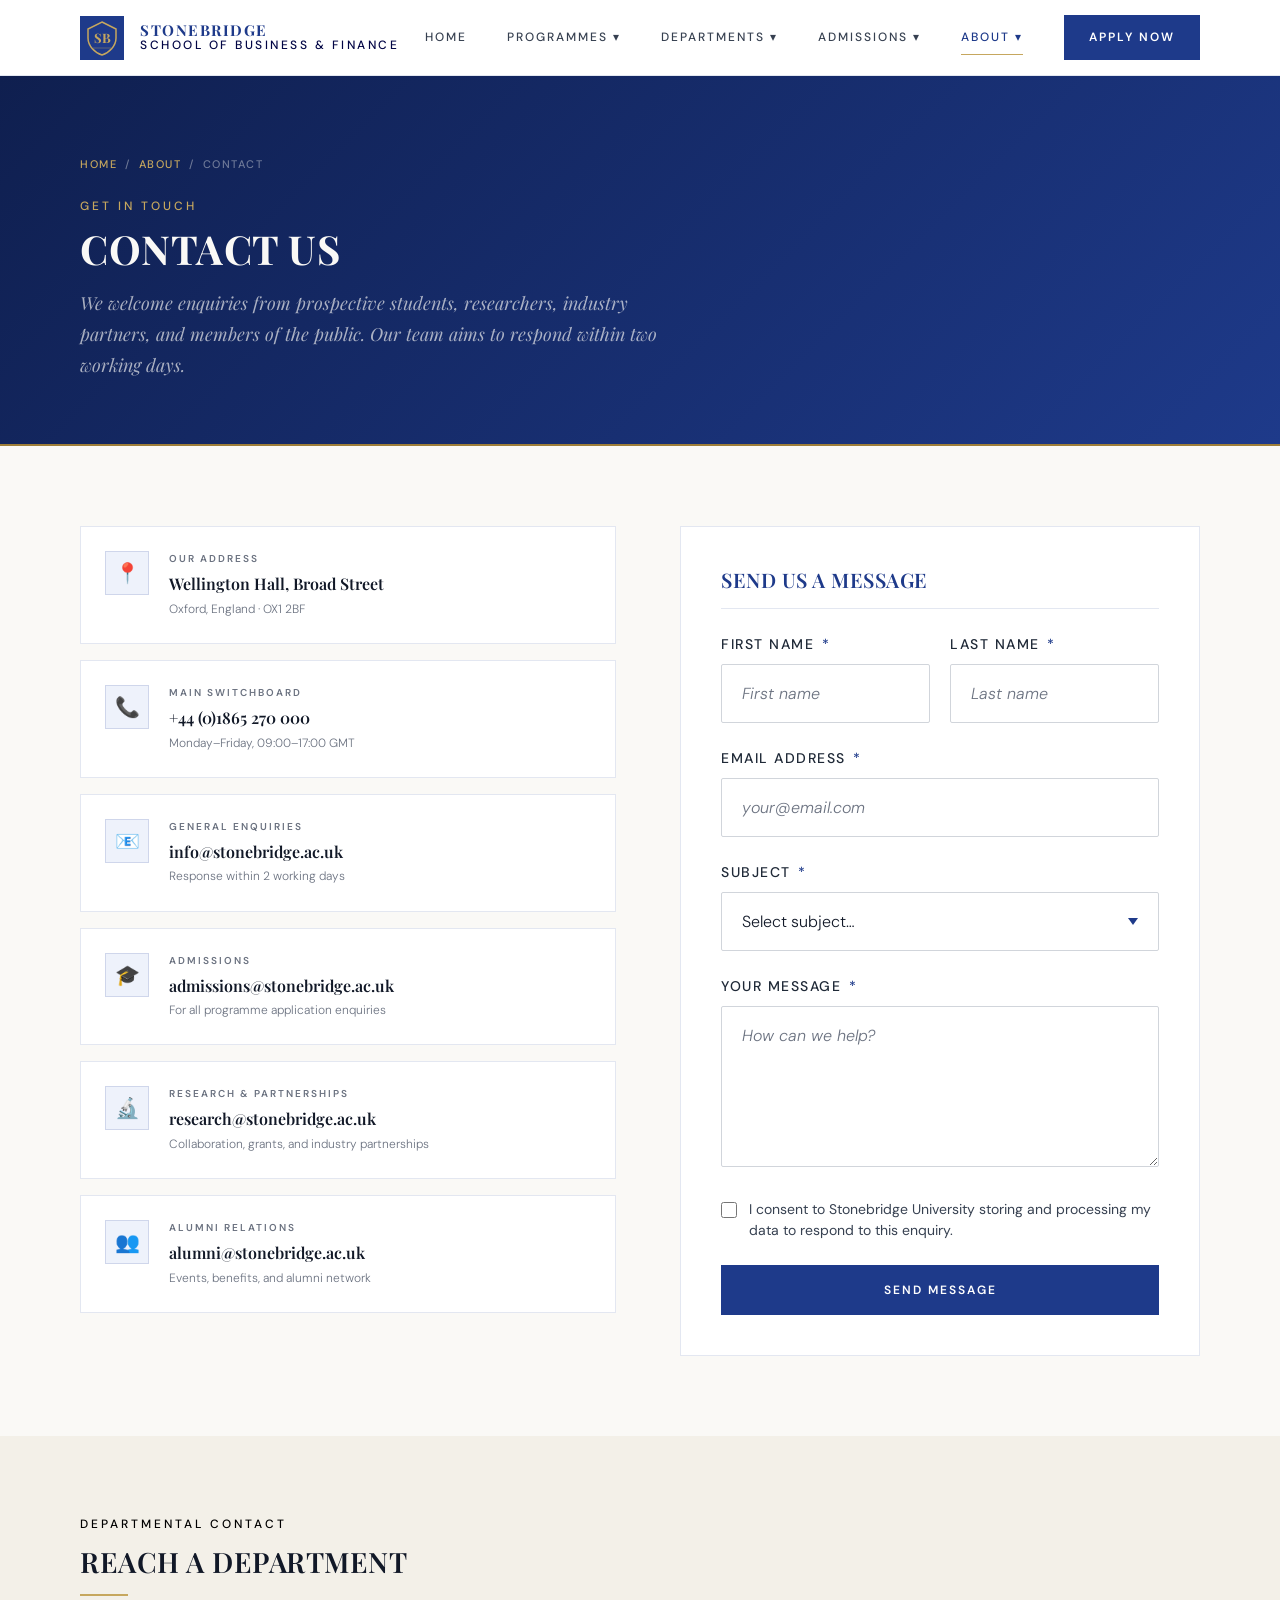
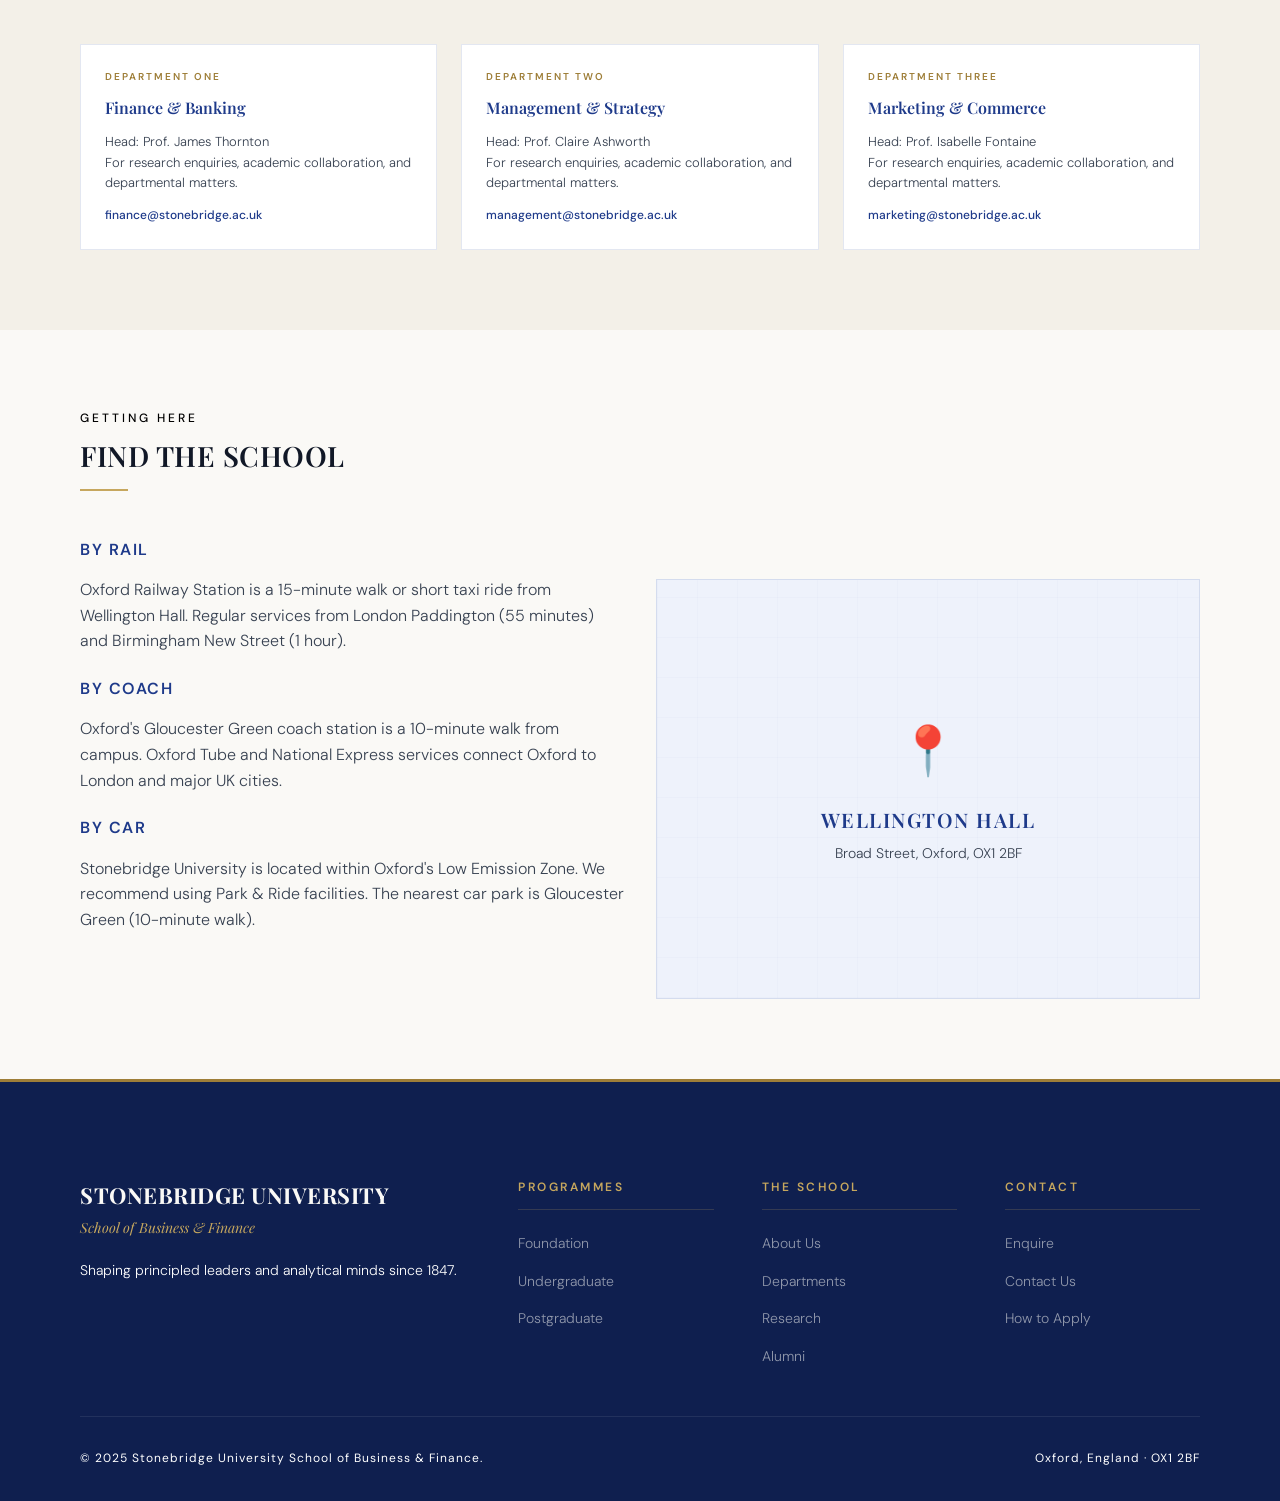
<file: contact.html>
<!DOCTYPE html>
<html lang="en">
<head>
  <meta charset="UTF-8">
  <meta name="viewport" content="width=device-width, initial-scale=1.0">
  <title>Contact Us — Stonebridge University</title>
  <link rel="stylesheet" href="global.css">
  <style>
    .page-body { padding-top: var(--nav-h); }
    .page-hero { background: linear-gradient(135deg, var(--navy-deeper) 0%, var(--navy) 100%); padding: var(--sp-20) 0 var(--sp-16); border-bottom: 2px solid var(--gold-dark); }
    .page-hero .overline { display: block; margin-bottom: var(--sp-3); color: var(--gold); }
    .page-hero h1 { color: var(--ivory); margin-bottom: var(--sp-4); }
    .page-hero .lead { color: rgba(250,249,246,0.65); max-width: 600px; }
    .breadcrumb { display: flex; align-items: center; gap: var(--sp-2); margin-bottom: var(--sp-6); font-family: 'DM Sans',sans-serif; font-size: 11px; font-weight: 500; letter-spacing: 1.5px; text-transform: uppercase; color: rgba(250,249,246,0.4); }
    .breadcrumb a { color: var(--gold); text-decoration: none; }

    /* Main contact layout */
    .contact-main { padding: var(--sp-20) 0; }
    .contact-layout { display: grid; grid-template-columns: 1fr 520px; gap: var(--sp-16); align-items: start; }

    /* Contact form */
    .contact-form-box { background: var(--white); border: 1px solid var(--color-border); padding: var(--sp-10); }
    .contact-form-box h3 { font-family: 'Playfair Display', serif; font-size: 20px; font-weight: 600; color: var(--navy); margin-bottom: var(--sp-6); padding-bottom: var(--sp-4); border-bottom: 1px solid var(--color-border); }
    .form-row { display: grid; grid-template-columns: 1fr 1fr; gap: var(--sp-5); }

    /* Contact cards */
    .contact-cards { display: flex; flex-direction: column; gap: var(--sp-4); margin-bottom: var(--sp-8); }
    .contact-card {
      display: flex;
      gap: var(--sp-5);
      align-items: flex-start;
      background: var(--white);
      border: 1px solid var(--color-border);
      padding: var(--sp-6);
    }
    .contact-card__icon {
      width: 44px; height: 44px;
      background: var(--navy-tint);
      border: 1px solid rgba(30,58,138,0.15);
      display: flex; align-items: center; justify-content: center;
      font-size: 20px;
      flex-shrink: 0;
    }
    .contact-card__label { font-family: 'DM Sans',sans-serif; font-size: 10px; font-weight: 600; letter-spacing: 2px; text-transform: uppercase; color: var(--gray); margin-bottom: 4px; }
    .contact-card__value { font-family: 'Playfair Display', serif; font-size: 16px; font-weight: 600; color: var(--charcoal); margin-bottom: 3px; }
    .contact-card__sub { font-family: 'DM Sans',sans-serif; font-size: 12px; color: var(--gray); }

    /* Departments contacts */
    .dept-contacts { padding: var(--sp-20) 0; background: var(--ivory-warm); }
    .dept-contact-grid { display: grid; grid-template-columns: repeat(3,1fr); gap: var(--sp-6); margin-top: var(--sp-8); }
    .dept-contact-card {
      background: var(--white);
      border: 1px solid var(--color-border);
      padding: var(--sp-6);
    }
    .dept-contact-card__name {
      font-family: 'DM Sans',sans-serif;
      font-size: 10px; font-weight: 600;
      letter-spacing: 2px; text-transform: uppercase;
      color: var(--gold-dark); margin-bottom: var(--sp-3);
    }
    .dept-contact-card h4 { font-family: 'Playfair Display', serif; font-size: 16px; font-weight: 600; color: var(--navy); margin-bottom: var(--sp-3); text-transform: none; letter-spacing: 0; }
    .dept-contact-card p { font-size: 13px; color: var(--charcoal-soft); line-height: 1.6; }
    .dept-contact-card__email { font-family: 'DM Sans',sans-serif; font-size: 12px; color: var(--navy); margin-top: var(--sp-3); font-weight: 500; }

    /* Map placeholder */
    .find-us { padding: var(--sp-20) 0; }
    .map-placeholder {
      background: var(--navy-tint);
      border: 1px solid var(--color-border);
      height: 420px;
      display: flex;
      align-items: center;
      justify-content: center;
      position: relative;
      overflow: hidden;
      margin-top: var(--sp-10);
    }
    .map-placeholder::before {
      content: '';
      position: absolute;
      inset: 0;
      background: repeating-linear-gradient(0deg, rgba(30,58,138,0.04) 0px, transparent 1px, transparent 40px),
                  repeating-linear-gradient(90deg, rgba(30,58,138,0.04) 0px, transparent 1px, transparent 40px);
    }
    .map-pin {
      text-align: center;
      position: relative; z-index: 1;
    }
    .map-pin__icon { font-size: 48px; display: block; margin-bottom: var(--sp-4); }
    .map-pin h4 { font-family: 'Playfair Display', serif; font-size: 20px; color: var(--navy); margin-bottom: var(--sp-2); }
    .map-pin p { font-size: 14px; color: var(--charcoal-soft); }

    @media (max-width: 900px) {
      .contact-layout { grid-template-columns: 1fr; }
      .dept-contact-grid { grid-template-columns: 1fr; }
      .form-row { grid-template-columns: 1fr; }
    }
  </style>
</head>
<body>
<nav class="nav">
  <div class="nav__inner">
    <a href="index.html" class="nav__logo">
      <svg viewBox="0 0 44 44" fill="none" xmlns="http://www.w3.org/2000/svg" style="width:44px;height:44px;flex-shrink:0;"><rect width="44" height="44" fill="#1E3A8A"/><path d="M22 6 L36 13 L36 22 C36 30 29 37 22 39 C15 37 8 30 8 22 L8 13 Z" fill="none" stroke="#C6A75E" stroke-width="1.5"/><text x="22" y="27" text-anchor="middle" font-family="Playfair Display, serif" font-size="13" font-weight="700" fill="#C6A75E">SB</text><line x1="13" y1="32" x2="31" y2="32" stroke="#C6A75E" stroke-width="0.75" opacity="0.5"/></svg>
      <div class="nav__logo-text"><span class="nav__logo-name">Stonebridge</span><span class="nav__logo-sub">School of Business & Finance</span></div>
    </a>
    <ul class="nav__links">
      <li class="nav__item"><a href="index.html" class="nav__link">Home</a></li>
      <li class="nav__item"><a href="programmes.html" class="nav__link">Programmes ▾</a><div class="nav__dropdown"><a href="programmes.html#foundation" class="nav__dropdown-link">Foundation</a><a href="programmes.html#undergraduate" class="nav__dropdown-link">Undergraduate</a><a href="programmes.html#postgraduate" class="nav__dropdown-link">Postgraduate</a><a href="courses.html" class="nav__dropdown-link">Browse All Courses</a></div></li>
      <li class="nav__item"><a href="departments.html" class="nav__link">Departments ▾</a><div class="nav__dropdown"><a href="departments.html#finance" class="nav__dropdown-link">Finance & Banking</a><a href="departments.html#management" class="nav__dropdown-link">Management & Strategy</a><a href="departments.html#marketing" class="nav__dropdown-link">Marketing & Commerce</a></div></li>
      <li class="nav__item"><a href="admissions.html" class="nav__link">Admissions ▾</a><div class="nav__dropdown"><a href="admissions.html#about" class="nav__dropdown-link">About Admissions</a><a href="admissions.html#requirements" class="nav__dropdown-link">Entry Requirements</a><a href="admissions.html#enquiry" class="nav__dropdown-link">Submit an Enquiry</a></div></li>
      <li class="nav__item"><a href="about.html" class="nav__link active">About ▾</a><div class="nav__dropdown"><a href="about.html" class="nav__dropdown-link">About the University</a><a href="research.html" class="nav__dropdown-link">Research & Publications</a><a href="alumni.html" class="nav__dropdown-link">Alumni Network</a><a href="contact.html" class="nav__dropdown-link">Contact Us</a></div></li>
    </ul>
    <a href="admissions.html#enquiry" class="nav__cta">Apply Now</a>
    <button class="nav__toggle" onclick="this.closest('.nav').querySelector('.nav__links').classList.toggle('open')"><span></span><span></span><span></span></button>
  </div>
</nav>

<div class="page-body">
<section class="page-hero">
  <div class="container">
    <div class="breadcrumb"><a href="index.html">Home</a><span>/</span><a href="about.html">About</a><span>/</span><span>Contact</span></div>
    <span class="overline">Get in Touch</span>
    <h1>Contact Us</h1>
    <p class="lead">We welcome enquiries from prospective students, researchers, industry partners, and members of the public. Our team aims to respond within two working days.</p>
  </div>
</section>

<!-- MAIN CONTACT -->
<section class="contact-main">
  <div class="container">
    <div class="contact-layout">
      <div>
        <div class="contact-cards">
          <div class="contact-card">
            <div class="contact-card__icon">📍</div>
            <div>
              <div class="contact-card__label">Our Address</div>
              <div class="contact-card__value">Wellington Hall, Broad Street</div>
              <div class="contact-card__sub">Oxford, England · OX1 2BF</div>
            </div>
          </div>
          <div class="contact-card">
            <div class="contact-card__icon">📞</div>
            <div>
              <div class="contact-card__label">Main Switchboard</div>
              <div class="contact-card__value">+44 (0)1865 270 000</div>
              <div class="contact-card__sub">Monday–Friday, 09:00–17:00 GMT</div>
            </div>
          </div>
          <div class="contact-card">
            <div class="contact-card__icon">📧</div>
            <div>
              <div class="contact-card__label">General Enquiries</div>
              <div class="contact-card__value">info@stonebridge.ac.uk</div>
              <div class="contact-card__sub">Response within 2 working days</div>
            </div>
          </div>
          <div class="contact-card">
            <div class="contact-card__icon">🎓</div>
            <div>
              <div class="contact-card__label">Admissions</div>
              <div class="contact-card__value">admissions@stonebridge.ac.uk</div>
              <div class="contact-card__sub">For all programme application enquiries</div>
            </div>
          </div>
          <div class="contact-card">
            <div class="contact-card__icon">🔬</div>
            <div>
              <div class="contact-card__label">Research & Partnerships</div>
              <div class="contact-card__value">research@stonebridge.ac.uk</div>
              <div class="contact-card__sub">Collaboration, grants, and industry partnerships</div>
            </div>
          </div>
          <div class="contact-card">
            <div class="contact-card__icon">👥</div>
            <div>
              <div class="contact-card__label">Alumni Relations</div>
              <div class="contact-card__value">alumni@stonebridge.ac.uk</div>
              <div class="contact-card__sub">Events, benefits, and alumni network</div>
            </div>
          </div>
        </div>
      </div>

      <div class="contact-form-box">
        <h3>Send Us a Message</h3>
        <div class="form-row">
          <div class="form-group"><label class="form-label">First Name <span class="req">*</span></label><input type="text" class="form-control" placeholder="First name"></div>
          <div class="form-group"><label class="form-label">Last Name <span class="req">*</span></label><input type="text" class="form-control" placeholder="Last name"></div>
        </div>
        <div class="form-group"><label class="form-label">Email Address <span class="req">*</span></label><input type="email" class="form-control" placeholder="your@email.com"></div>
        <div class="form-group"><label class="form-label">Subject <span class="req">*</span></label>
          <select class="form-control">
            <option value="">Select subject…</option>
            <option>Admissions Enquiry</option>
            <option>Programme Information</option>
            <option>Research Collaboration</option>
            <option>Alumni & Events</option>
            <option>Press & Media</option>
            <option>Industry Partnership</option>
            <option>General Enquiry</option>
          </select>
        </div>
        <div class="form-group"><label class="form-label">Your Message <span class="req">*</span></label><textarea class="form-control" rows="5" placeholder="How can we help?"></textarea></div>
        <div class="form-group">
          <label class="form-check">
            <input type="checkbox">
            <span class="form-check-label">I consent to Stonebridge University storing and processing my data to respond to this enquiry.</span>
          </label>
        </div>
        <button class="btn btn--primary" style="width:100%;" onclick="this.textContent='Message Sent — Thank You'; this.style.background='#16A34A'; this.style.borderColor='#16A34A'; this.disabled=true;">Send Message</button>
      </div>
    </div>
  </div>
</section>

<!-- DEPARTMENT CONTACTS -->
<section class="dept-contacts">
  <div class="container">
    <div class="section-header">
      <span class="overline">Departmental Contact</span>
      <h2>Reach a Department</h2>
      <span class="section-header__rule"></span>
    </div>
    <div class="dept-contact-grid">
      <div class="dept-contact-card">
        <div class="dept-contact-card__name">Department One</div>
        <h4>Finance & Banking</h4>
        <p>Head: Prof. James Thornton<br>For research enquiries, academic collaboration, and departmental matters.</p>
        <div class="dept-contact-card__email">finance@stonebridge.ac.uk</div>
      </div>
      <div class="dept-contact-card">
        <div class="dept-contact-card__name">Department Two</div>
        <h4>Management & Strategy</h4>
        <p>Head: Prof. Claire Ashworth<br>For research enquiries, academic collaboration, and departmental matters.</p>
        <div class="dept-contact-card__email">management@stonebridge.ac.uk</div>
      </div>
      <div class="dept-contact-card">
        <div class="dept-contact-card__name">Department Three</div>
        <h4>Marketing & Commerce</h4>
        <p>Head: Prof. Isabelle Fontaine<br>For research enquiries, academic collaboration, and departmental matters.</p>
        <div class="dept-contact-card__email">marketing@stonebridge.ac.uk</div>
      </div>
    </div>
  </div>
</section>

<!-- FIND US -->
<section class="find-us" id="find">
  <div class="container">
    <div class="section-header">
      <span class="overline">Getting Here</span>
      <h2>Find the School</h2>
      <span class="section-header__rule"></span>
    </div>
    <div style="display:grid;grid-template-columns:1fr 1fr;gap:var(--sp-8);margin-top:var(--sp-8);align-items:start;">
      <div>
        <h4 style="margin-bottom:var(--sp-4);color:var(--navy);">By Rail</h4>
        <p style="margin-bottom:var(--sp-6);">Oxford Railway Station is a 15-minute walk or short taxi ride from Wellington Hall. Regular services from London Paddington (55 minutes) and Birmingham New Street (1 hour).</p>
        <h4 style="margin-bottom:var(--sp-4);color:var(--navy);">By Coach</h4>
        <p style="margin-bottom:var(--sp-6);">Oxford's Gloucester Green coach station is a 10-minute walk from campus. Oxford Tube and National Express services connect Oxford to London and major UK cities.</p>
        <h4 style="margin-bottom:var(--sp-4);color:var(--navy);">By Car</h4>
        <p>Stonebridge University is located within Oxford's Low Emission Zone. We recommend using Park & Ride facilities. The nearest car park is Gloucester Green (10-minute walk).</p>
      </div>
      <div class="map-placeholder">
        <div class="map-pin">
          <span class="map-pin__icon">📍</span>
          <h4>Wellington Hall</h4>
          <p>Broad Street, Oxford, OX1 2BF</p>
        </div>
      </div>
    </div>
  </div>
</section>

<footer class="footer">
  <div class="container">
    <div class="footer__grid">
      <div><div class="footer__brand-name">Stonebridge University</div><div class="footer__brand-tagline">School of Business & Finance</div><p class="footer__brand-desc">Shaping principled leaders and analytical minds since 1847.</p></div>
      <div><div class="footer__col-heading">Programmes</div><ul class="footer__links"><li><a href="programmes.html#foundation" class="footer__link">Foundation</a></li><li><a href="programmes.html#undergraduate" class="footer__link">Undergraduate</a></li><li><a href="programmes.html#postgraduate" class="footer__link">Postgraduate</a></li></ul></div>
      <div><div class="footer__col-heading">The School</div><ul class="footer__links"><li><a href="about.html" class="footer__link">About Us</a></li><li><a href="departments.html" class="footer__link">Departments</a></li><li><a href="research.html" class="footer__link">Research</a></li><li><a href="alumni.html" class="footer__link">Alumni</a></li></ul></div>
      <div><div class="footer__col-heading">Contact</div><ul class="footer__links"><li><a href="admissions.html#enquiry" class="footer__link">Enquire</a></li><li><a href="contact.html" class="footer__link">Contact Us</a></li><li><a href="admissions.html" class="footer__link">How to Apply</a></li></ul></div>
    </div>
    <div class="footer__bottom"><span class="footer__copy">© 2025 Stonebridge University School of Business & Finance.</span><span class="footer__copy">Oxford, England · OX1 2BF</span></div>
  </div>
</footer>
</div>
</body>
</html>
</file>
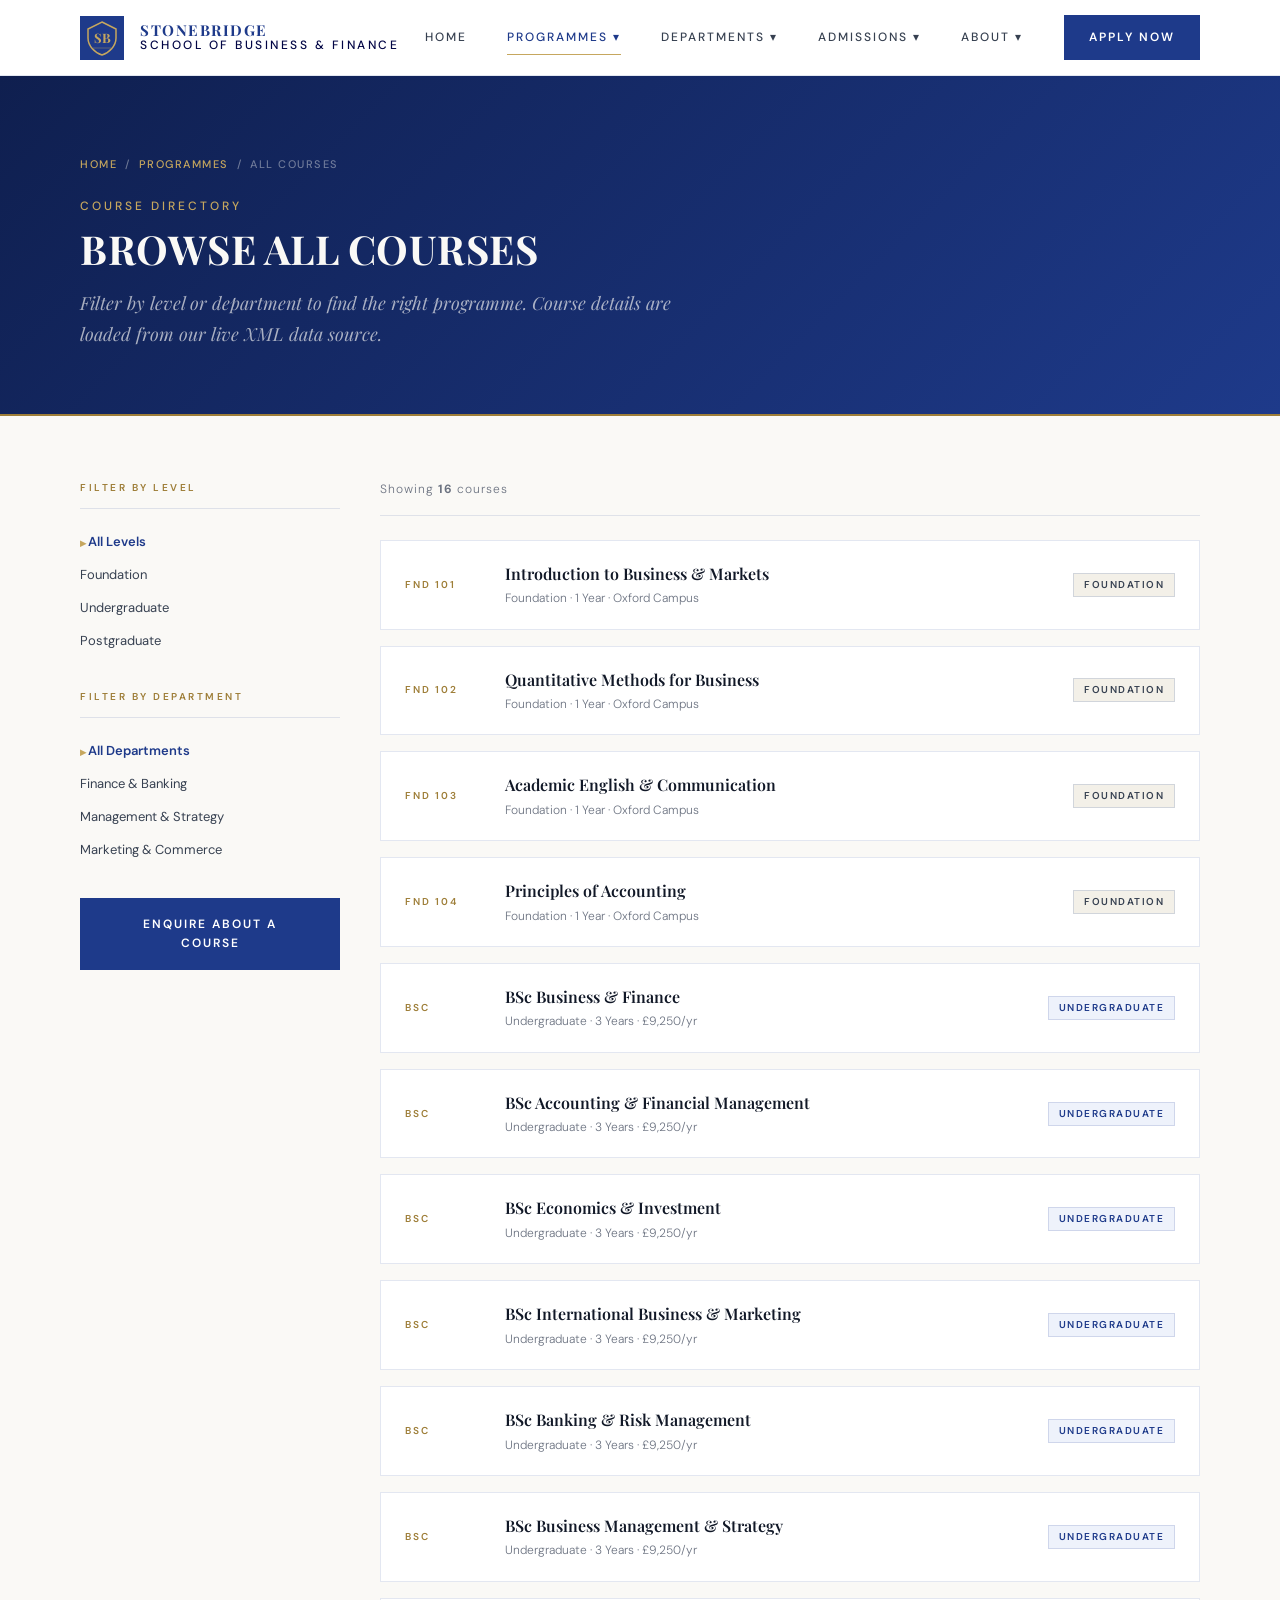
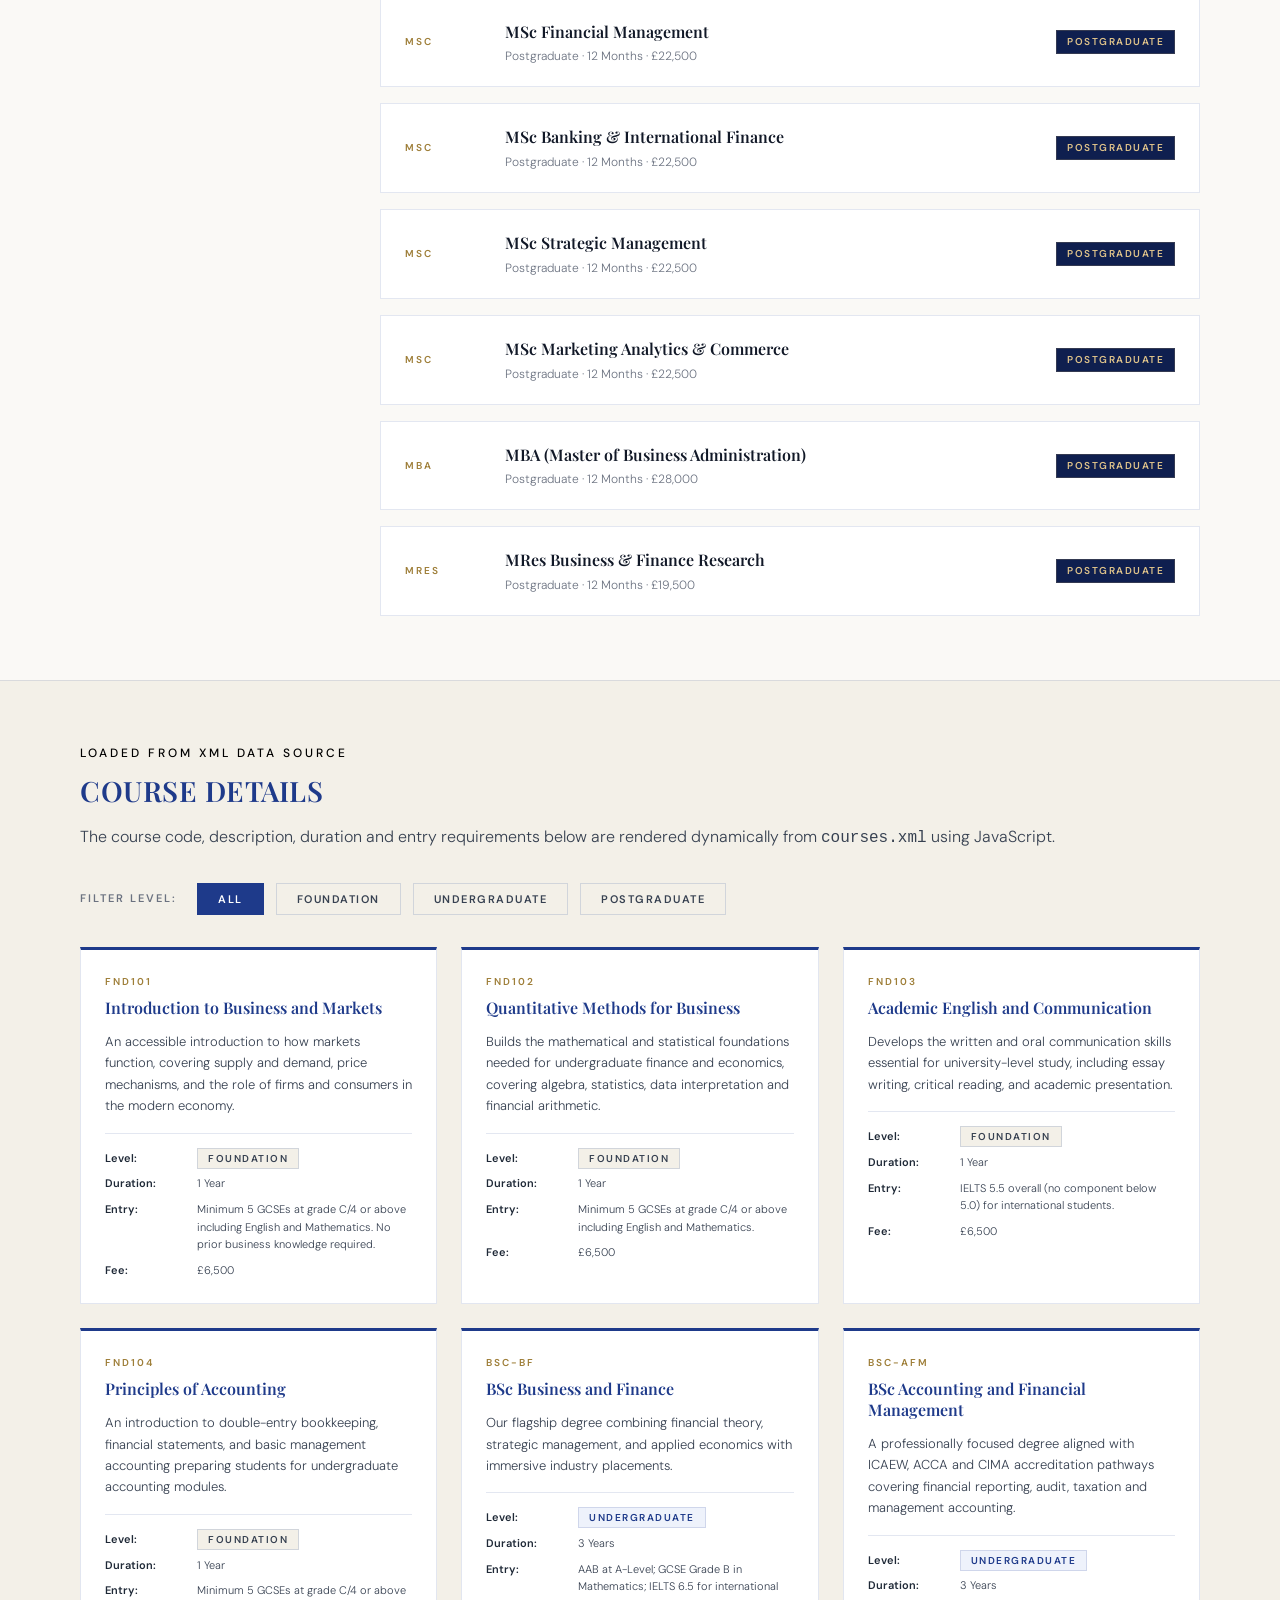
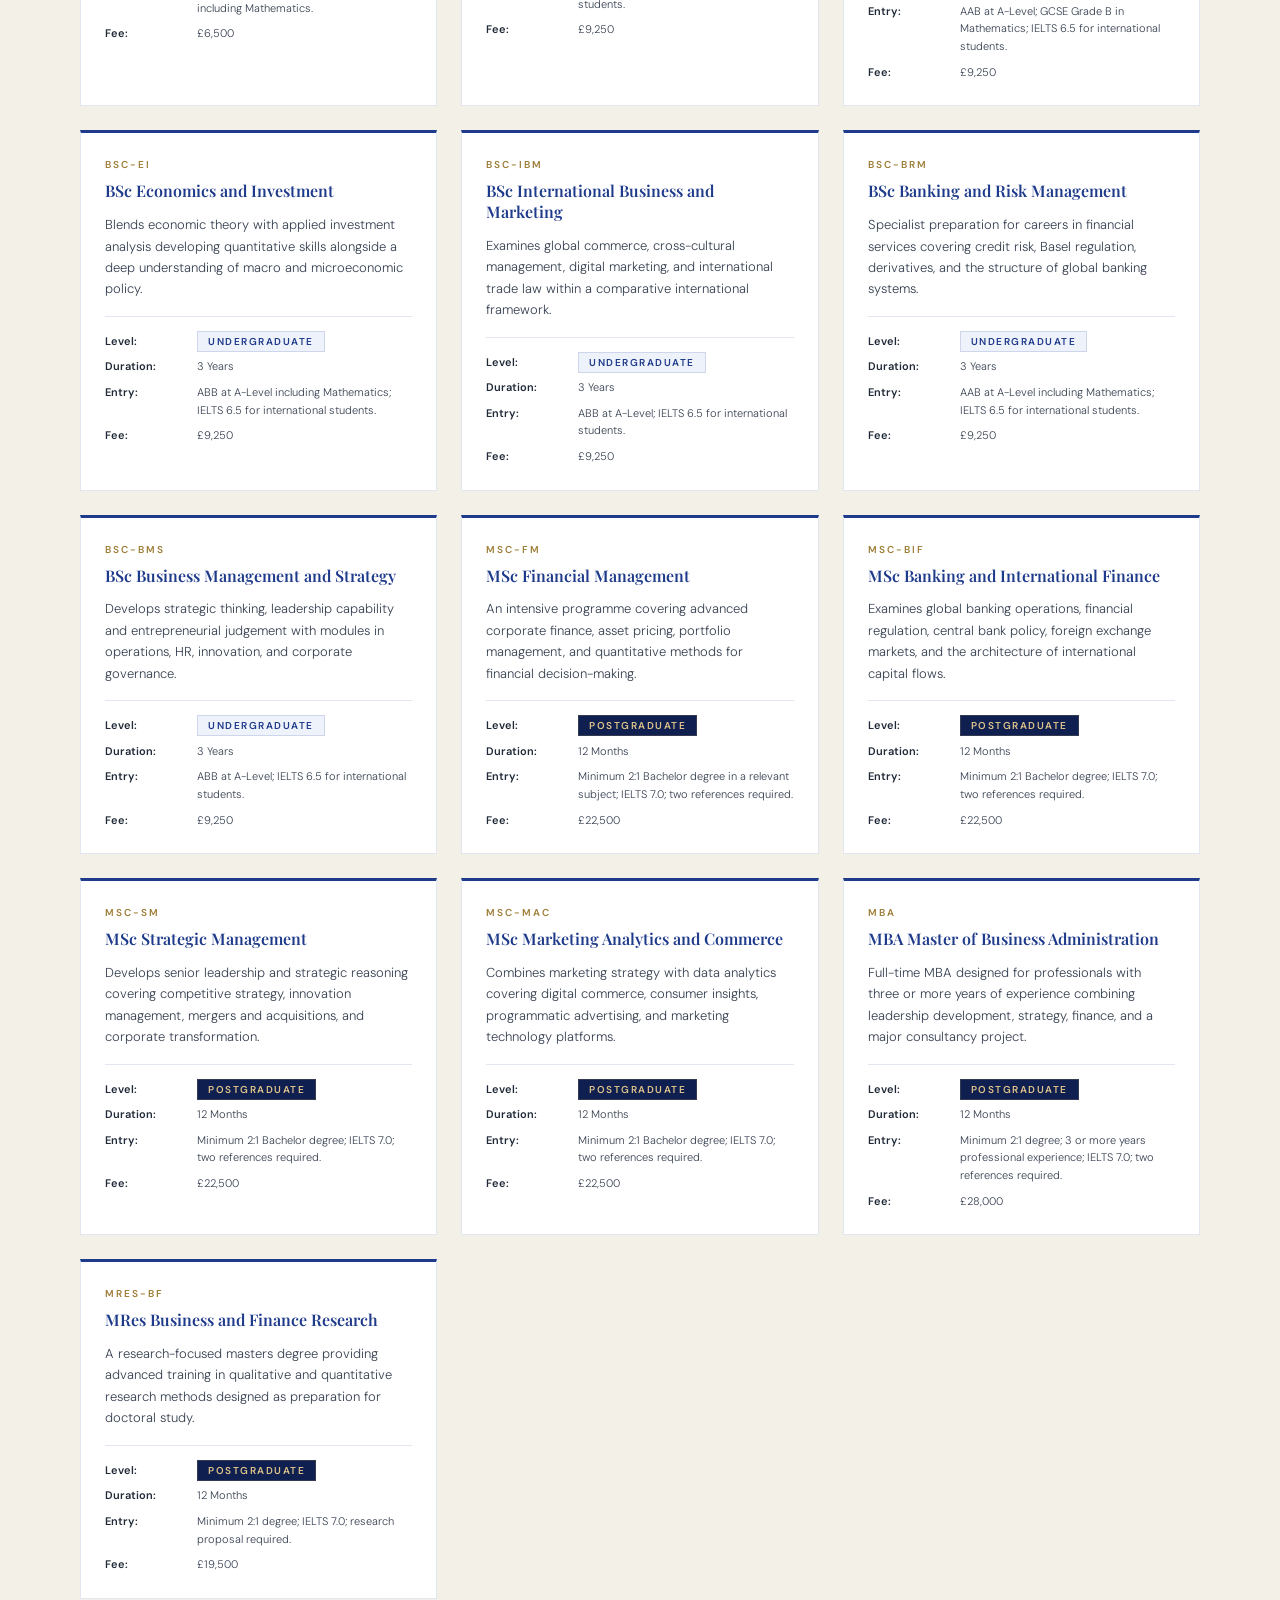
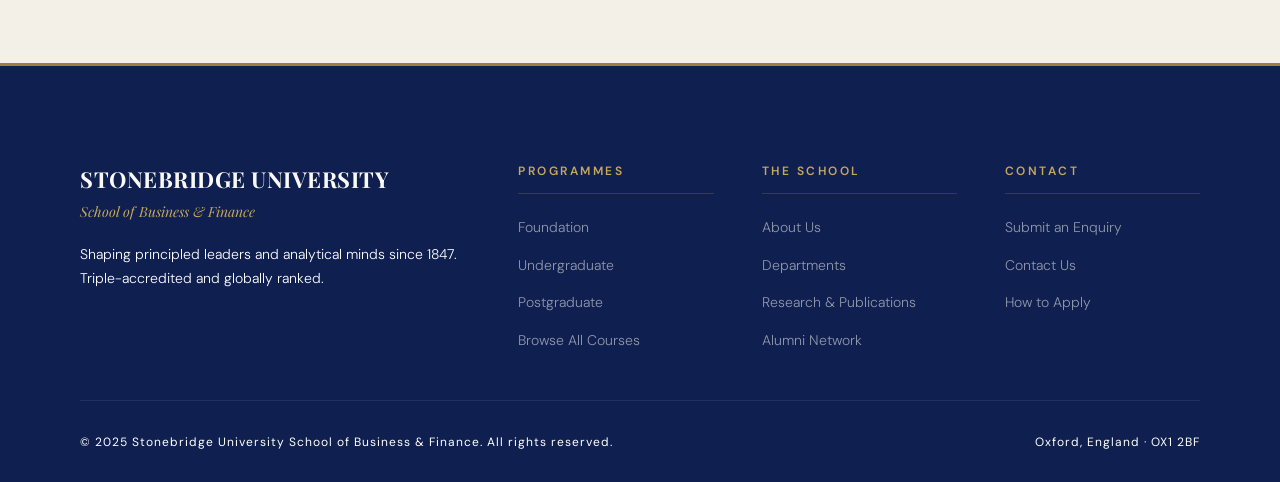
<file: courses.html>
<!DOCTYPE html>
<html lang="en">
<head>
  <meta charset="UTF-8">
  <meta name="viewport" content="width=device-width, initial-scale=1.0">
  <title>Browse All Courses — Stonebridge University School of Business &amp; Finance</title>
  <link rel="stylesheet" href="global.css">
  <style>
    .page-body { padding-top: var(--nav-h); }
    .page-hero { background: linear-gradient(135deg, var(--navy-deeper) 0%, var(--navy) 100%); padding: var(--sp-20) 0 var(--sp-16); border-bottom: 2px solid var(--gold-dark); }
    .page-hero .overline { display: block; margin-bottom: var(--sp-3); color: var(--gold); }
    .page-hero h1 { color: var(--ivory); margin-bottom: var(--sp-4); }
    .page-hero .lead { color: rgba(250,249,246,0.65); max-width: 600px; }
    .breadcrumb { display: flex; align-items: center; gap: var(--sp-2); margin-bottom: var(--sp-6); font-family: 'DM Sans',sans-serif; font-size: 11px; font-weight: 500; letter-spacing: 1.5px; text-transform: uppercase; color: rgba(250,249,246,0.4); }
    .breadcrumb a { color: var(--gold); text-decoration: none; }
    .breadcrumb a:hover { color: var(--gold-light); }

    .courses-layout { display: grid; grid-template-columns: 260px 1fr; gap: var(--sp-10); padding: var(--sp-16) 0; align-items: start; }

    /* Sidebar */
    .sidebar { position: sticky; top: calc(var(--nav-h) + var(--sp-6)); }
    .sidebar__section { margin-bottom: var(--sp-8); }
    .sidebar__heading { font-family: 'DM Sans', sans-serif; font-size: 10px; font-weight: 600; letter-spacing: 2.5px; text-transform: uppercase; color: var(--gold-dark); margin-bottom: var(--sp-4); padding-bottom: var(--sp-3); border-bottom: 1px solid var(--color-border); }
    .sidebar__filter { display: block; font-family: 'DM Sans', sans-serif; font-size: 13px; font-weight: 400; color: var(--charcoal-soft); padding: var(--sp-2) 0; cursor: pointer; border: none; background: none; text-align: left; width: 100%; transition: color var(--transition); }
    .sidebar__filter:hover, .sidebar__filter.active { color: var(--navy); font-weight: 600; }
    .sidebar__filter.active::before { content: '▶ '; font-size: 8px; color: var(--gold); }

    /* Course list */
    .course-list { display: flex; flex-direction: column; gap: var(--sp-4); }
    .course-row { display: grid; grid-template-columns: 80px 1fr auto; gap: var(--sp-5); align-items: center; background: var(--white); border: 1px solid var(--color-border); padding: var(--sp-5) var(--sp-6); transition: all var(--transition); text-decoration: none; }
    .course-row:hover { border-color: var(--navy); box-shadow: var(--shadow-sm); transform: translateX(3px); }
    .course-row__code { font-family: 'DM Sans', sans-serif; font-size: 10px; font-weight: 600; letter-spacing: 2px; text-transform: uppercase; color: var(--gold-dark); }
    .course-row__title { font-family: 'Playfair Display', serif; font-size: 16px; font-weight: 600; color: var(--charcoal); margin-bottom: 3px; }
    .course-row__meta { font-family: 'DM Sans', sans-serif; font-size: 12px; color: var(--gray); }
    .course-row__badge { font-family: 'DM Sans', sans-serif; font-size: 10px; font-weight: 600; letter-spacing: 1.5px; text-transform: uppercase; padding: 3px 10px; white-space: nowrap; }
    .badge-found { background: var(--ivory-warm); color: var(--charcoal-soft); border: 1px solid var(--gray-light); }
    .badge-ug    { background: var(--navy-tint);  color: var(--navy);        border: 1px solid rgba(30,58,138,0.15); }
    .badge-pg    { background: var(--navy-deeper); color: var(--gold-light); border: 1px solid rgba(198,167,94,0.2); }
    .courses-count { font-family: 'DM Sans', sans-serif; font-size: 12px; letter-spacing: 1px; color: var(--gray); margin-bottom: var(--sp-6); padding-bottom: var(--sp-4); border-bottom: 1px solid var(--color-border); }

    /* XML section */
    #xml-course-section { padding: var(--sp-16) 0; background: var(--ivory-warm); border-top: 1px solid var(--color-border); }
    #xml-course-section .overline { display: block; margin-bottom: var(--sp-3); }
    #xml-course-section h2 { color: var(--navy); margin-bottom: var(--sp-4); }

    /* XML filter buttons — styled as buttons with CSS hover effect as required */
    .xml-filter-bar { display: flex; align-items: center; gap: var(--sp-3); flex-wrap: wrap; margin-bottom: var(--sp-8); }
    .xml-filter-bar label { font-family: 'DM Sans',sans-serif; font-size: 11px; font-weight: 600; letter-spacing: 2px; text-transform: uppercase; color: var(--gray); margin-right: var(--sp-2); }
    .xml-filter-btn { font-family: 'DM Sans',sans-serif; font-size: 11px; font-weight: 600; letter-spacing: 1.5px; text-transform: uppercase; padding: var(--sp-2) var(--sp-5); border: 1.5px solid var(--gray-light); background: transparent; color: var(--charcoal-soft); cursor: pointer; transition: all var(--transition); }
    /* CSS-only hover effect on filter buttons */
    .xml-filter-btn:hover { background: var(--navy-tint); border-color: var(--navy); color: var(--navy); }
    .xml-filter-btn.active { background: var(--navy); border-color: var(--navy); color: var(--white); }

    #xml-cards-grid { display: grid; grid-template-columns: repeat(3, 1fr); gap: var(--sp-6); }
    .xml-card { background: var(--white); border: 1px solid var(--color-border); border-top: 3px solid var(--navy); padding: var(--sp-6); transition: all var(--transition); }
    .xml-card:hover { transform: translateY(-3px); box-shadow: var(--shadow-lg); border-top-color: var(--gold); }
    .xml-card__code { font-family: 'DM Sans',sans-serif; font-size: 10px; font-weight: 600; letter-spacing: 2px; text-transform: uppercase; color: var(--gold-dark); margin-bottom: var(--sp-2); }
    .xml-card__title { font-family: 'Playfair Display',serif; font-size: 16px; font-weight: 600; color: var(--navy); margin-bottom: var(--sp-3); line-height: 1.3; }
    .xml-card__desc { font-size: 13px; line-height: 1.65; color: var(--charcoal-soft); margin-bottom: var(--sp-4); }
    .xml-card__meta { display: flex; flex-direction: column; gap: var(--sp-2); padding-top: var(--sp-4); border-top: 1px solid var(--color-border); }
    .xml-card__meta-row { display: flex; gap: var(--sp-3); font-family: 'DM Sans',sans-serif; font-size: 11px; }
    .xml-card__meta-label { font-weight: 600; color: var(--charcoal-mid); min-width: 80px; }
    .xml-card__meta-value { color: var(--charcoal-soft); }
    #xml-loading { text-align: center; padding: var(--sp-12); font-family: 'DM Sans',sans-serif; font-size: 13px; color: var(--gray); }
    #xml-no-results { display: none; text-align: center; padding: var(--sp-12); color: var(--gray); font-family: 'DM Sans',sans-serif; font-size: 14px; }

    @media (max-width: 900px) { #xml-cards-grid { grid-template-columns: repeat(2,1fr); } }
    @media (max-width: 768px) {
      .courses-layout { grid-template-columns: 1fr; }
      .sidebar { position: static; }
      .course-row { grid-template-columns: 1fr; }
      #xml-cards-grid { grid-template-columns: 1fr; }
    }
  </style>
</head>
<body>

<!-- NAV -->
<nav class="nav" role="navigation" aria-label="Main navigation">
  <div class="nav__inner">
    <a href="index.html" class="nav__logo" aria-label="Stonebridge University home">
      <svg viewBox="0 0 44 44" fill="none" xmlns="http://www.w3.org/2000/svg" style="width:44px;height:44px;flex-shrink:0;" role="img" aria-label="Stonebridge crest">
        <rect width="44" height="44" fill="#1E3A8A"/>
        <path d="M22 6 L36 13 L36 22 C36 30 29 37 22 39 C15 37 8 30 8 22 L8 13 Z" fill="none" stroke="#C6A75E" stroke-width="1.5"/>
        <text x="22" y="27" text-anchor="middle" font-family="Playfair Display, serif" font-size="13" font-weight="700" fill="#C6A75E">SB</text>
        <line x1="13" y1="32" x2="31" y2="32" stroke="#C6A75E" stroke-width="0.75" opacity="0.5"/>
      </svg>
      <div class="nav__logo-text"><span class="nav__logo-name">Stonebridge</span><span class="nav__logo-sub">School of Business &amp; Finance</span></div>
    </a>
    <ul class="nav__links" role="menubar">
      <li class="nav__item" role="none"><a href="index.html" class="nav__link" role="menuitem">Home</a></li>
      <li class="nav__item" role="none">
        <a href="programmes.html" class="nav__link active" role="menuitem" aria-haspopup="true">Programmes ▾</a>
        <div class="nav__dropdown" role="menu">
          <a href="programmes.html#foundation"    class="nav__dropdown-link" role="menuitem">Foundation</a>
          <a href="programmes.html#undergraduate" class="nav__dropdown-link" role="menuitem">Undergraduate</a>
          <a href="programmes.html#postgraduate"  class="nav__dropdown-link" role="menuitem">Postgraduate</a>
          <a href="courses.html"                  class="nav__dropdown-link" role="menuitem">Browse All Courses</a>
        </div>
      </li>
      <li class="nav__item" role="none">
        <a href="departments.html" class="nav__link" role="menuitem" aria-haspopup="true">Departments ▾</a>
        <div class="nav__dropdown" role="menu">
          <a href="departments.html#finance"    class="nav__dropdown-link" role="menuitem">Finance &amp; Banking</a>
          <a href="departments.html#management" class="nav__dropdown-link" role="menuitem">Management &amp; Strategy</a>
          <a href="departments.html#marketing"  class="nav__dropdown-link" role="menuitem">Marketing &amp; Commerce</a>
        </div>
      </li>
      <li class="nav__item" role="none">
        <a href="admissions.html" class="nav__link" role="menuitem" aria-haspopup="true">Admissions ▾</a>
        <div class="nav__dropdown" role="menu">
          <a href="admissions.html#about"        class="nav__dropdown-link" role="menuitem">About Admissions</a>
          <a href="admissions.html#requirements" class="nav__dropdown-link" role="menuitem">Entry Requirements</a>
          <a href="admissions.html#enquiry"      class="nav__dropdown-link" role="menuitem">Submit an Enquiry</a>
        </div>
      </li>
      <li class="nav__item" role="none">
        <a href="about.html" class="nav__link" role="menuitem" aria-haspopup="true">About ▾</a>
        <div class="nav__dropdown" role="menu">
          <a href="about.html"    class="nav__dropdown-link" role="menuitem">About the University</a>
          <a href="research.html" class="nav__dropdown-link" role="menuitem">Research &amp; Publications</a>
          <a href="alumni.html"   class="nav__dropdown-link" role="menuitem">Alumni Network</a>
          <a href="contact.html"  class="nav__dropdown-link" role="menuitem">Contact Us</a>
        </div>
      </li>
    </ul>
    <a href="admissions.html#enquiry" class="nav__cta" aria-label="Apply Now">Apply Now</a>
    <button class="nav__toggle" aria-label="Toggle menu" aria-expanded="false"
            onclick="var l=this.closest('.nav').querySelector('.nav__links');l.classList.toggle('open');this.setAttribute('aria-expanded',l.classList.contains('open'));">
      <span></span><span></span><span></span>
    </button>
  </div>
</nav>

<div class="page-body">

  <!-- PAGE HERO -->
  <section class="page-hero">
    <div class="container">
      <nav class="breadcrumb" aria-label="Breadcrumb">
        <a href="index.html">Home</a><span aria-hidden="true">/</span>
        <a href="programmes.html">Programmes</a><span aria-hidden="true">/</span>
        <span aria-current="page">All Courses</span>
      </nav>
      <span class="overline">Course Directory</span>
      <h1>Browse All Courses</h1>
      <p class="lead">Filter by level or department to find the right programme. Course details are loaded from our live XML data source.</p>
    </div>
  </section>

  <!-- Filters by Level (4 options) AND Department (4 options) -->
  <section style="background: var(--ivory);">
    <div class="container">
      <div class="courses-layout">

        <!-- SIDEBAR FILTERS -->
        <aside class="sidebar" aria-label="Course filters">
          <div class="sidebar__section" role="group" aria-labelledby="lbl-level">
            <div class="sidebar__heading" id="lbl-level">Filter by Level</div>
            <button class="sidebar__filter active" aria-pressed="true"  onclick="filterCourses('level','all',this)">All Levels</button>
            <button class="sidebar__filter"        aria-pressed="false" onclick="filterCourses('level','foundation',this)">Foundation</button>
            <button class="sidebar__filter"        aria-pressed="false" onclick="filterCourses('level','undergraduate',this)">Undergraduate</button>
            <button class="sidebar__filter"        aria-pressed="false" onclick="filterCourses('level','postgraduate',this)">Postgraduate</button>
          </div>
          <div class="sidebar__section" role="group" aria-labelledby="lbl-dept">
            <div class="sidebar__heading" id="lbl-dept">Filter by Department</div>
            <button class="sidebar__filter active" aria-pressed="true"  onclick="filterCourses('dept','all',this)">All Departments</button>
            <button class="sidebar__filter"        aria-pressed="false" onclick="filterCourses('dept','finance',this)">Finance &amp; Banking</button>
            <button class="sidebar__filter"        aria-pressed="false" onclick="filterCourses('dept','management',this)">Management &amp; Strategy</button>
            <button class="sidebar__filter"        aria-pressed="false" onclick="filterCourses('dept','marketing',this)">Marketing &amp; Commerce</button>
          </div>
          <div style="margin-top:var(--sp-8);">
            <a href="admissions.html#enquiry" class="btn btn--primary" style="width:100%;text-align:center;display:block;" aria-label="Go to course enquiry form">Enquire About a Course</a>
          </div>
        </aside>

        <!-- COURSE LIST -->
        <main aria-live="polite" aria-label="Filtered course list">
          <div class="courses-count">Showing <strong id="visible-count">16</strong> courses</div>
          <div class="course-list" id="course-list">

            <!-- Foundation (Departments - finance/management) -->
            <a href="programmes.html#foundation" class="course-row" data-level="foundation" data-dept="finance" aria-label="FND101 Introduction to Business and Markets, Foundation">
              <div class="course-row__code">FND 101</div>
              <div><div class="course-row__title">Introduction to Business &amp; Markets</div><div class="course-row__meta">Foundation · 1 Year · Oxford Campus</div></div>
              <span class="course-row__badge badge-found">Foundation</span>
            </a>
            <a href="programmes.html#foundation" class="course-row" data-level="foundation" data-dept="finance" aria-label="FND102 Quantitative Methods for Business, Foundation">
              <div class="course-row__code">FND 102</div>
              <div><div class="course-row__title">Quantitative Methods for Business</div><div class="course-row__meta">Foundation · 1 Year · Oxford Campus</div></div>
              <span class="course-row__badge badge-found">Foundation</span>
            </a>
            <a href="programmes.html#foundation" class="course-row" data-level="foundation" data-dept="management" aria-label="FND103 Academic English and Communication, Foundation">
              <div class="course-row__code">FND 103</div>
              <div><div class="course-row__title">Academic English &amp; Communication</div><div class="course-row__meta">Foundation · 1 Year · Oxford Campus</div></div>
              <span class="course-row__badge badge-found">Foundation</span>
            </a>
            <a href="programmes.html#foundation" class="course-row" data-level="foundation" data-dept="finance" aria-label="FND104 Principles of Accounting, Foundation">
              <div class="course-row__code">FND 104</div>
              <div><div class="course-row__title">Principles of Accounting</div><div class="course-row__meta">Foundation · 1 Year · Oxford Campus</div></div>
              <span class="course-row__badge badge-found">Foundation</span>
            </a>

            <!-- Undergraduate -->
            <a href="programmes.html#undergraduate" class="course-row" data-level="undergraduate" data-dept="finance" aria-label="BSc Business and Finance, Undergraduate">
              <div class="course-row__code">BSc</div>
              <div><div class="course-row__title">BSc Business &amp; Finance</div><div class="course-row__meta">Undergraduate · 3 Years · £9,250/yr</div></div>
              <span class="course-row__badge badge-ug">Undergraduate</span>
            </a>
            <a href="programmes.html#undergraduate" class="course-row" data-level="undergraduate" data-dept="finance" aria-label="BSc Accounting and Financial Management, Undergraduate">
              <div class="course-row__code">BSc</div>
              <div><div class="course-row__title">BSc Accounting &amp; Financial Management</div><div class="course-row__meta">Undergraduate · 3 Years · £9,250/yr</div></div>
              <span class="course-row__badge badge-ug">Undergraduate</span>
            </a>
            <a href="programmes.html#undergraduate" class="course-row" data-level="undergraduate" data-dept="finance" aria-label="BSc Economics and Investment, Undergraduate">
              <div class="course-row__code">BSc</div>
              <div><div class="course-row__title">BSc Economics &amp; Investment</div><div class="course-row__meta">Undergraduate · 3 Years · £9,250/yr</div></div>
              <span class="course-row__badge badge-ug">Undergraduate</span>
            </a>
            <a href="programmes.html#undergraduate" class="course-row" data-level="undergraduate" data-dept="marketing" aria-label="BSc International Business and Marketing, Undergraduate">
              <div class="course-row__code">BSc</div>
              <div><div class="course-row__title">BSc International Business &amp; Marketing</div><div class="course-row__meta">Undergraduate · 3 Years · £9,250/yr</div></div>
              <span class="course-row__badge badge-ug">Undergraduate</span>
            </a>
            <a href="programmes.html#undergraduate" class="course-row" data-level="undergraduate" data-dept="finance" aria-label="BSc Banking and Risk Management, Undergraduate">
              <div class="course-row__code">BSc</div>
              <div><div class="course-row__title">BSc Banking &amp; Risk Management</div><div class="course-row__meta">Undergraduate · 3 Years · £9,250/yr</div></div>
              <span class="course-row__badge badge-ug">Undergraduate</span>
            </a>
            <a href="programmes.html#undergraduate" class="course-row" data-level="undergraduate" data-dept="management" aria-label="BSc Business Management and Strategy, Undergraduate">
              <div class="course-row__code">BSc</div>
              <div><div class="course-row__title">BSc Business Management &amp; Strategy</div><div class="course-row__meta">Undergraduate · 3 Years · £9,250/yr</div></div>
              <span class="course-row__badge badge-ug">Undergraduate</span>
            </a>

            <!-- Postgraduate -->
            <a href="programmes.html#postgraduate" class="course-row" data-level="postgraduate" data-dept="finance" aria-label="MSc Financial Management, Postgraduate">
              <div class="course-row__code">MSc</div>
              <div><div class="course-row__title">MSc Financial Management</div><div class="course-row__meta">Postgraduate · 12 Months · £22,500</div></div>
              <span class="course-row__badge badge-pg">Postgraduate</span>
            </a>
            <a href="programmes.html#postgraduate" class="course-row" data-level="postgraduate" data-dept="finance" aria-label="MSc Banking and International Finance, Postgraduate">
              <div class="course-row__code">MSc</div>
              <div><div class="course-row__title">MSc Banking &amp; International Finance</div><div class="course-row__meta">Postgraduate · 12 Months · £22,500</div></div>
              <span class="course-row__badge badge-pg">Postgraduate</span>
            </a>
            <a href="programmes.html#postgraduate" class="course-row" data-level="postgraduate" data-dept="management" aria-label="MSc Strategic Management, Postgraduate">
              <div class="course-row__code">MSc</div>
              <div><div class="course-row__title">MSc Strategic Management</div><div class="course-row__meta">Postgraduate · 12 Months · £22,500</div></div>
              <span class="course-row__badge badge-pg">Postgraduate</span>
            </a>
            <a href="programmes.html#postgraduate" class="course-row" data-level="postgraduate" data-dept="marketing" aria-label="MSc Marketing Analytics and Commerce, Postgraduate">
              <div class="course-row__code">MSc</div>
              <div><div class="course-row__title">MSc Marketing Analytics &amp; Commerce</div><div class="course-row__meta">Postgraduate · 12 Months · £22,500</div></div>
              <span class="course-row__badge badge-pg">Postgraduate</span>
            </a>
            <a href="programmes.html#postgraduate" class="course-row" data-level="postgraduate" data-dept="management" aria-label="MBA Master of Business Administration, Postgraduate">
              <div class="course-row__code">MBA</div>
              <div><div class="course-row__title">MBA (Master of Business Administration)</div><div class="course-row__meta">Postgraduate · 12 Months · £28,000</div></div>
              <span class="course-row__badge badge-pg">Postgraduate</span>
            </a>
            <a href="programmes.html#postgraduate" class="course-row" data-level="postgraduate" data-dept="finance" aria-label="MRes Business and Finance Research, Postgraduate">
              <div class="course-row__code">MRes</div>
              <div><div class="course-row__title">MRes Business &amp; Finance Research</div><div class="course-row__meta">Postgraduate · 12 Months · £19,500</div></div>
              <span class="course-row__badge badge-pg">Postgraduate</span>
            </a>

          </div>
        </main>
      </div>
    </div>
  </section>

  <!-- XML-DRIVEN DETAIL CARDS. Filterable by level (4 options) -->
  <section id="xml-course-section">
    <div class="container">
      <span class="overline">Loaded from XML Data Source</span>
      <h2>Course Details</h2>
      <p style="margin-bottom:var(--sp-8);">The course code, description, duration and entry requirements below are rendered dynamically from <code>courses.xml</code> using JavaScript.</p>

      <!-- Filter buttons -->
      <div class="xml-filter-bar" role="group" aria-label="Filter course detail cards by level">
        <label>Filter level:</label>
        <button class="xml-filter-btn active" aria-pressed="true"  onclick="filterXmlCards('All',this)">All</button>
        <button class="xml-filter-btn"        aria-pressed="false" onclick="filterXmlCards('Foundation',this)">Foundation</button>
        <button class="xml-filter-btn"        aria-pressed="false" onclick="filterXmlCards('Undergraduate',this)">Undergraduate</button>
        <button class="xml-filter-btn"        aria-pressed="false" onclick="filterXmlCards('Postgraduate',this)">Postgraduate</button>
      </div>

      <div id="xml-loading" aria-live="polite">Loading course data from XML…</div>
      <div id="xml-cards-grid" role="list" aria-label="Course detail cards"></div>
      <div id="xml-no-results" role="status" aria-live="polite">No courses match this filter.</div>
    </div>
  </section>

  <!-- FOOTER -->
  <footer class="footer">
    <div class="container">
      <div class="footer__grid">
        <div><div class="footer__brand-name">Stonebridge University</div><div class="footer__brand-tagline">School of Business &amp; Finance</div><p class="footer__brand-desc">Shaping principled leaders and analytical minds since 1847. Triple-accredited and globally ranked.</p></div>
        <div><div class="footer__col-heading">Programmes</div><ul class="footer__links"><li><a href="programmes.html#foundation" class="footer__link">Foundation</a></li><li><a href="programmes.html#undergraduate" class="footer__link">Undergraduate</a></li><li><a href="programmes.html#postgraduate" class="footer__link">Postgraduate</a></li><li><a href="courses.html" class="footer__link">Browse All Courses</a></li></ul></div>
        <div><div class="footer__col-heading">The School</div><ul class="footer__links"><li><a href="about.html" class="footer__link">About Us</a></li><li><a href="departments.html" class="footer__link">Departments</a></li><li><a href="research.html" class="footer__link">Research &amp; Publications</a></li><li><a href="alumni.html" class="footer__link">Alumni Network</a></li></ul></div>
        <div><div class="footer__col-heading">Contact</div><ul class="footer__links"><li><a href="admissions.html#enquiry" class="footer__link">Submit an Enquiry</a></li><li><a href="contact.html" class="footer__link">Contact Us</a></li><li><a href="admissions.html" class="footer__link">How to Apply</a></li></ul></div>
      </div>
      <div class="footer__bottom"><span class="footer__copy">© 2025 Stonebridge University School of Business &amp; Finance. All rights reserved.</span><span class="footer__copy">Oxford, England · OX1 2BF</span></div>
    </div>
  </footer>

</div><!-- /page-body -->

<script>
  /* filterCourses() - Filters the static HTML course rows by LEVEL and DEPARTMENT.*/
  var activeLevel = 'all';
  var activeDept  = 'all';

  function filterCourses(dimension, value, btn) {
    if (dimension === 'level') { activeLevel = value; }
    else                       { activeDept  = value; }

    /* Update aria-pressed and .active on sibling buttons */
    var group = btn.closest('[role="group"]');
    group.querySelectorAll('.sidebar__filter').forEach(function(b) {
      b.classList.remove('active');
      b.setAttribute('aria-pressed', 'false');
    });
    btn.classList.add('active');
    btn.setAttribute('aria-pressed', 'true');

    /* Show/hide rows — both filters apply simultaneously */
    var rows = document.querySelectorAll('.course-row');
    var count = 0;
    rows.forEach(function(row) {
      var levelOk = (activeLevel === 'all') || (row.dataset.level === activeLevel);
      var deptOk  = (activeDept  === 'all') || (row.dataset.dept  === activeDept);
      row.style.display = (levelOk && deptOk) ? 'grid' : 'none';
      if (levelOk && deptOk) { count++; }
    });
    document.getElementById('visible-count').textContent = count;
  }

  /* loadCoursesFromXML() - Parses <course> nodes and renders detail cards showing: course code, title, description, duration, entry requirements */
  var allXmlCourses = [];

  function loadCoursesFromXML() {
    var xhr = new XMLHttpRequest();
    xhr.open('GET', 'courses.xml', true);
    xhr.onreadystatechange = function() {
      if (xhr.readyState !== 4) { return; }

      if (xhr.status === 200 || xhr.status === 0) {
        var xmlDoc = xhr.responseXML;
        if (!xmlDoc) {
          var parser = new DOMParser();
          xmlDoc = parser.parseFromString(xhr.responseText, 'text/xml');
        }

        allXmlCourses = [];
        var nodes = xmlDoc.getElementsByTagName('course');
        for (var i = 0; i < nodes.length; i++) {
          var n = nodes[i];
          allXmlCourses.push({
            code:  getText(n, 'code'),
            title: getText(n, 'title'),
            level: getText(n, 'level'),
            dept:  getText(n, 'department'),
            desc:  getText(n, 'description'),
            dur:   getText(n, 'duration'),
            entry: getText(n, 'entryRequirements'),
            fee:   getText(n, 'fee')
          });
        }
        document.getElementById('xml-loading').style.display = 'none';
        renderXmlCards(allXmlCourses);

      } else {
        /* Graceful fallback if XML cannot be fetched */
        document.getElementById('xml-loading').innerHTML =
          '<strong>Note:</strong> XML course cards load when served via a web server ' +
          '(e.g. VS Code Live Server). Open <code>courses.xml</code> in the same folder.';
      }
    };
    xhr.send();
  }

  function getText(node, tag) {
    var el = node.getElementsByTagName(tag)[0];
    return el ? el.textContent.trim() : '';
  }

  function renderXmlCards(courses) {
    var grid = document.getElementById('xml-cards-grid');
    var none = document.getElementById('xml-no-results');
    grid.innerHTML = '';
    if (courses.length === 0) { none.style.display = 'block'; return; }
    none.style.display = 'none';

    courses.forEach(function(c) {
      var bc = (c.level === 'Undergraduate') ? 'badge-ug'
             : (c.level === 'Postgraduate')  ? 'badge-pg'
             : 'badge-found';
      var feeFormatted = isNaN(c.fee) ? c.fee : '£' + parseInt(c.fee).toLocaleString();

      grid.insertAdjacentHTML('beforeend',
        '<div class="xml-card" role="listitem" aria-label="Course: ' + c.title + '">' +
          '<div class="xml-card__code">' + c.code + '</div>' +
          '<div class="xml-card__title">' + c.title + '</div>' +
          '<p class="xml-card__desc">' + c.desc + '</p>' +
          '<div class="xml-card__meta">' +
            '<div class="xml-card__meta-row">' +
              '<span class="xml-card__meta-label">Level:</span>' +
              '<span class="xml-card__meta-value"><span class="course-row__badge ' + bc + '">' + c.level + '</span></span>' +
            '</div>' +
            '<div class="xml-card__meta-row">' +
              '<span class="xml-card__meta-label">Duration:</span>' +
              '<span class="xml-card__meta-value">' + c.dur + '</span>' +
            '</div>' +
            '<div class="xml-card__meta-row">' +
              '<span class="xml-card__meta-label">Entry:</span>' +
              '<span class="xml-card__meta-value">' + c.entry + '</span>' +
            '</div>' +
            '<div class="xml-card__meta-row">' +
              '<span class="xml-card__meta-label">Fee:</span>' +
              '<span class="xml-card__meta-value">' + feeFormatted + '</span>' +
            '</div>' +
          '</div>' +
        '</div>'
      );
    });
  }

  /* filterXmlCards() - Filters the XML-rendered cards by level. */
  function filterXmlCards(level, btn) {
    document.querySelectorAll('.xml-filter-btn').forEach(function(b) {
      b.classList.remove('active');
      b.setAttribute('aria-pressed', 'false');
    });
    btn.classList.add('active');
    btn.setAttribute('aria-pressed', 'true');

    var filtered = (level === 'All')
      ? allXmlCourses
      : allXmlCourses.filter(function(c) { return c.level === level; });
    renderXmlCards(filtered);
  }

  /* Load XML on page ready */
  window.addEventListener('DOMContentLoaded', loadCoursesFromXML);
</script>
</body>
</html>
</file>
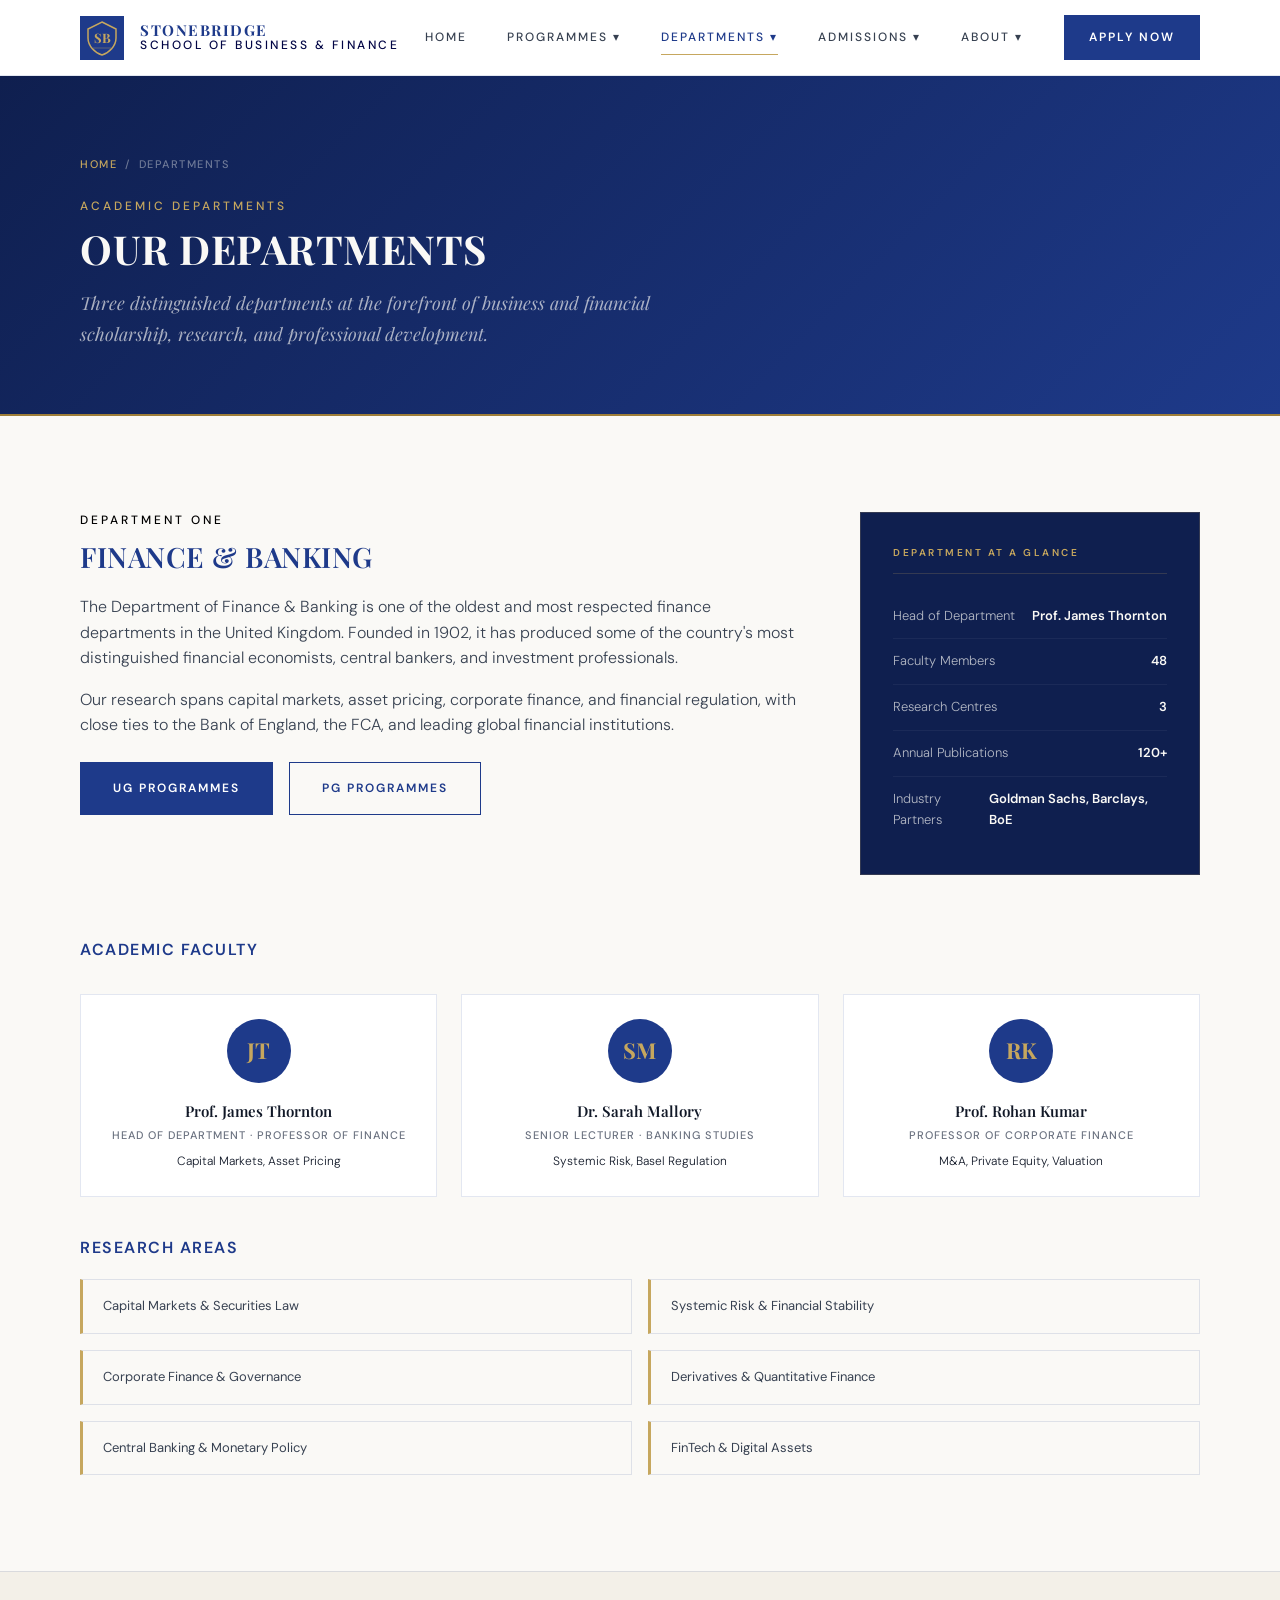
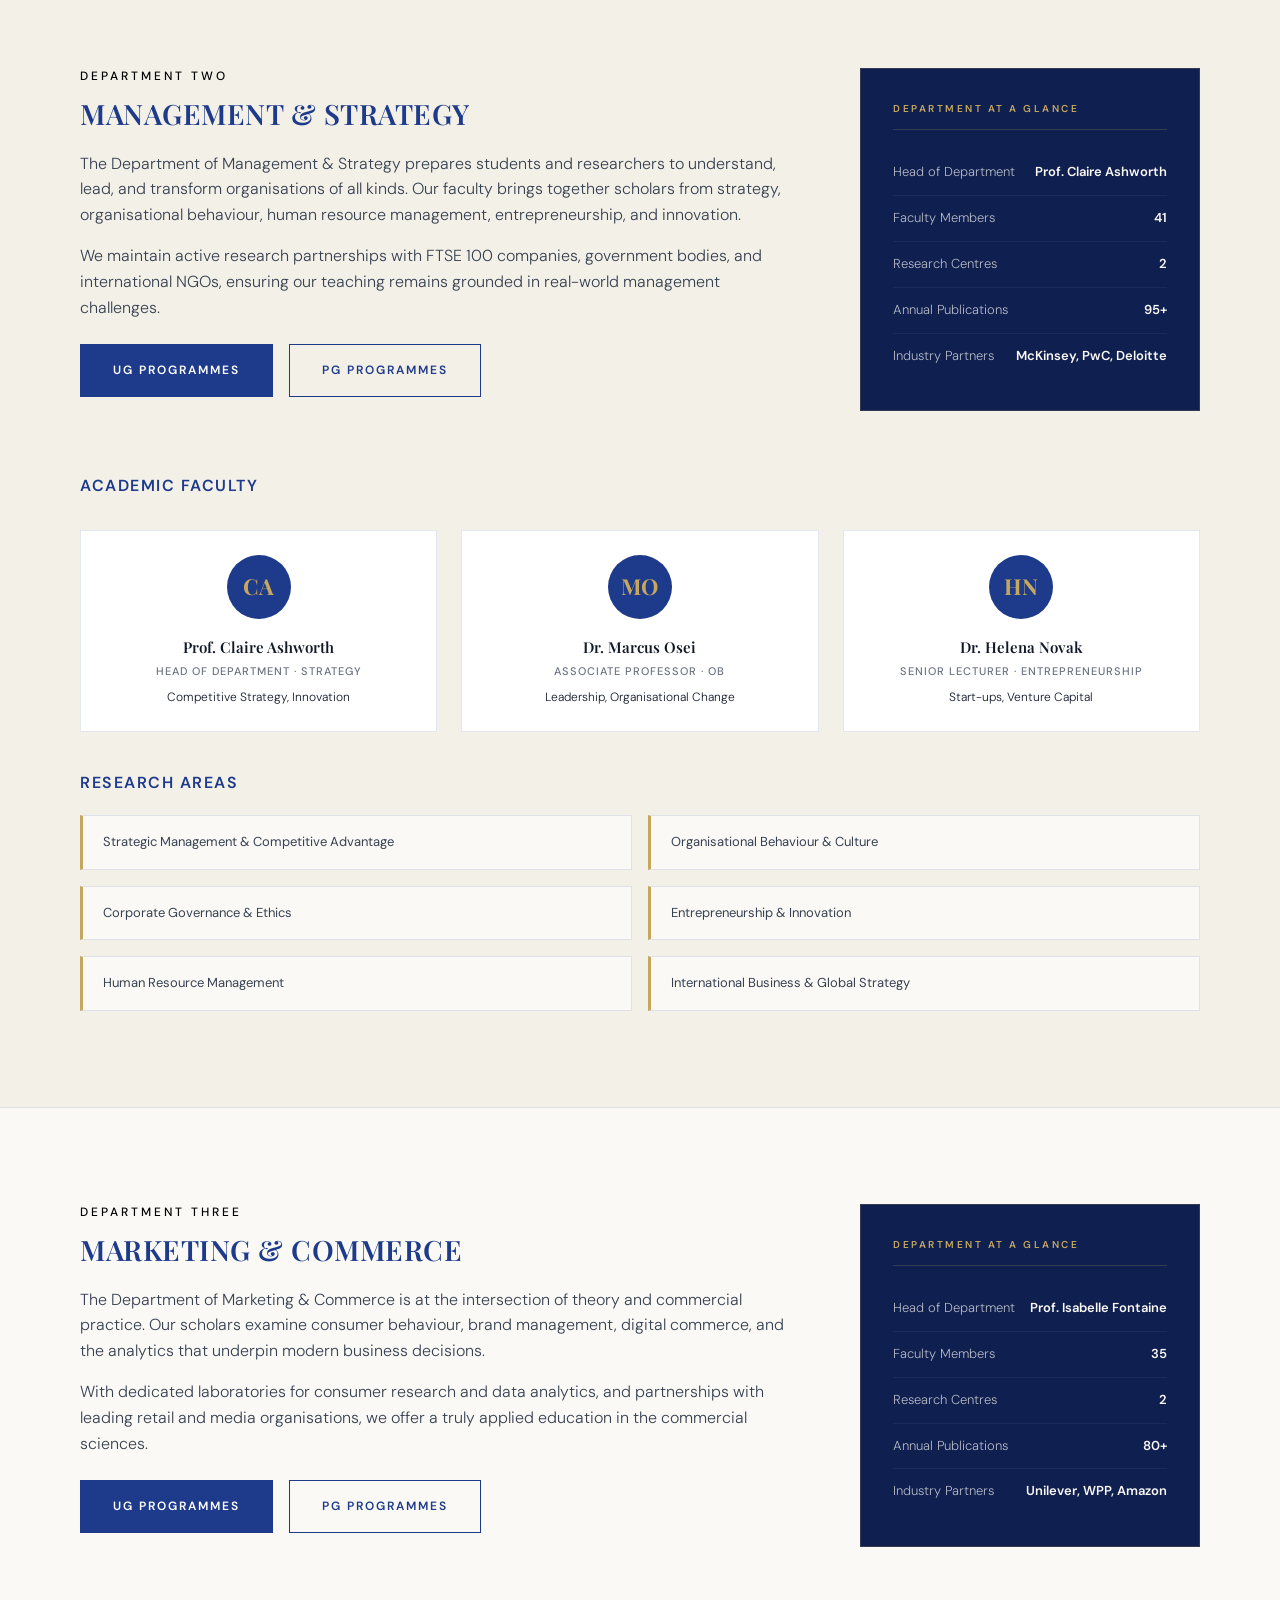
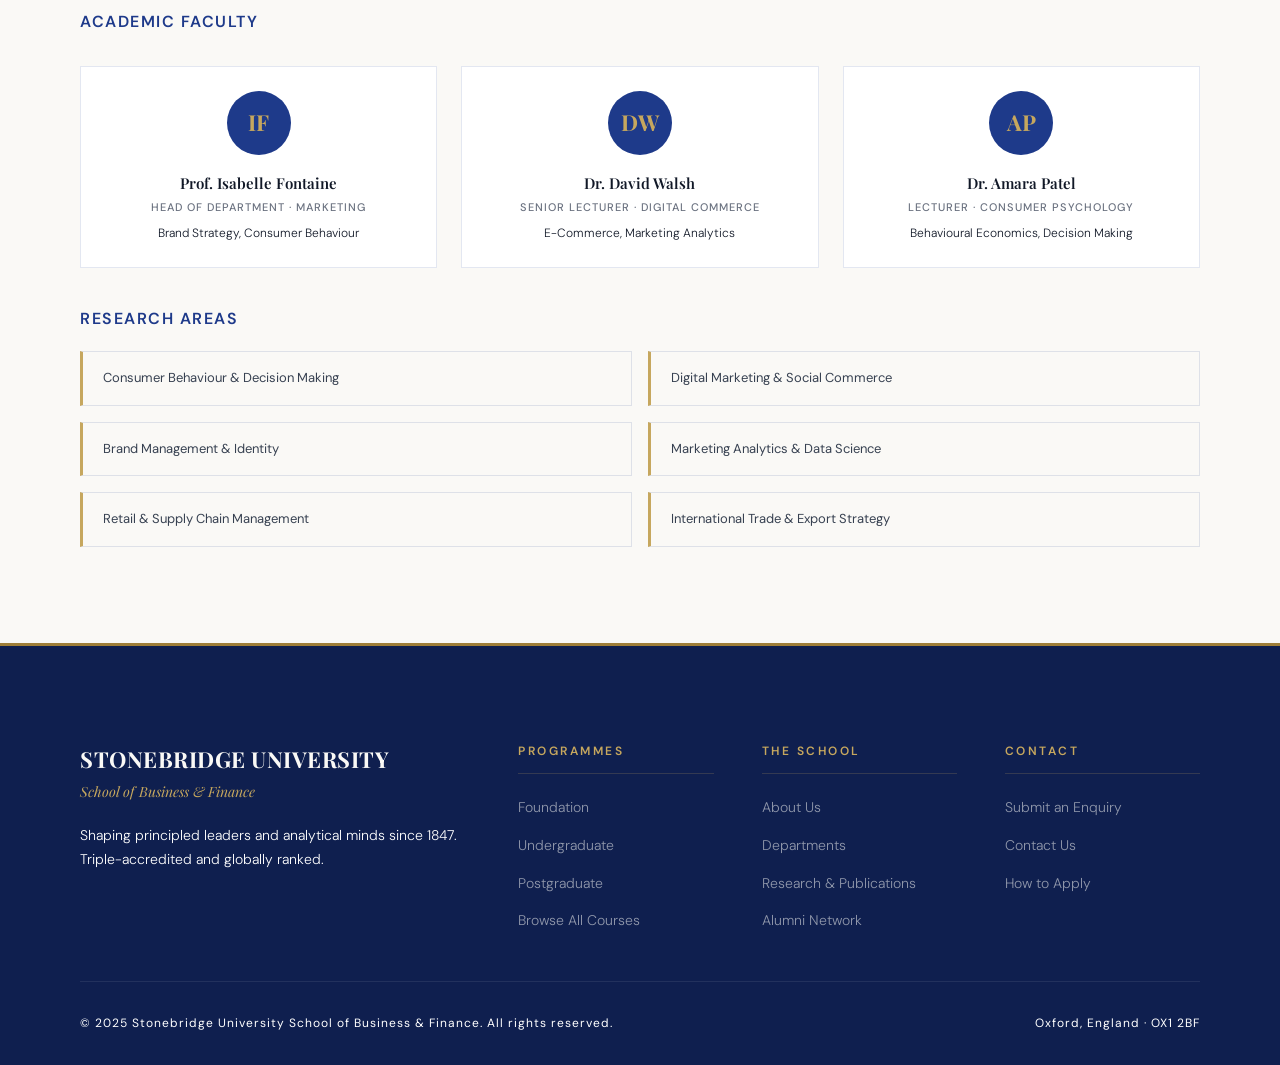
<file: departments.html>
<!DOCTYPE html>
<html lang="en">
<head>
  <meta charset="UTF-8">
  <meta name="viewport" content="width=device-width, initial-scale=1.0">
  <title>Departments — Stonebridge University School of Business & Finance</title>
  <link rel="stylesheet" href="global.css">
  <style>
    .page-body { padding-top: var(--nav-h); }
    .page-hero { background: linear-gradient(135deg, var(--navy-deeper) 0%, var(--navy) 100%); padding: var(--sp-20) 0 var(--sp-16); border-bottom: 2px solid var(--gold-dark); }
    .page-hero .overline { display: block; margin-bottom: var(--sp-3); color: var(--gold); }
    .page-hero h1 { color: var(--ivory); margin-bottom: var(--sp-4); }
    .page-hero .lead { color: rgba(250,249,246,0.65); max-width: 600px; }
    .breadcrumb { display: flex; align-items: center; gap: var(--sp-2); margin-bottom: var(--sp-6); font-family: 'DM Sans',sans-serif; font-size: 11px; font-weight: 500; letter-spacing: 1.5px; text-transform: uppercase; color: rgba(250,249,246,0.4); }
    .breadcrumb a { color: var(--gold); text-decoration: none; }

    /* Department anchor sections */
    .dept-block { padding: var(--sp-24) 0; }
    .dept-block + .dept-block { border-top: 1px solid var(--color-border); }
    .dept-block--alt { background-color: var(--ivory-warm); }

    .dept-intro {
      display: grid;
      grid-template-columns: 1fr 340px;
      gap: var(--sp-16);
      align-items: start;
      margin-bottom: var(--sp-16);
    }
    .dept-intro__text .overline { display: block; margin-bottom: var(--sp-3); }
    .dept-intro__text h2 { color: var(--navy); margin-bottom: var(--sp-5); }
    .dept-intro__text p { margin-bottom: var(--sp-4); }

    .dept-panel {
      background: var(--navy-deeper);
      padding: var(--sp-8);
      border: 1px solid rgba(198,167,94,0.2);
    }
    .dept-panel__head {
      font-family: 'DM Sans', sans-serif;
      font-size: 10px;
      font-weight: 600;
      letter-spacing: 2.5px;
      text-transform: uppercase;
      color: var(--gold);
      margin-bottom: var(--sp-5);
      padding-bottom: var(--sp-3);
      border-bottom: 1px solid rgba(198,167,94,0.2);
    }
    .dept-panel__item {
      display: flex;
      justify-content: space-between;
      align-items: center;
      padding: var(--sp-3) 0;
      border-bottom: 1px solid rgba(255,255,255,0.05);
      font-family: 'DM Sans', sans-serif;
      font-size: 13px;
      color: rgba(250,249,246,0.7);
    }
    .dept-panel__item:last-child { border-bottom: none; }
    .dept-panel__item strong { color: var(--ivory); font-weight: 600; }

    /* Faculty cards */
    .faculty-grid { display: grid; grid-template-columns: repeat(3, 1fr); gap: var(--sp-6); margin-top: var(--sp-8); }
    .faculty-card {
      background: var(--white);
      border: 1px solid var(--color-border);
      padding: var(--sp-6);
      text-align: center;
    }
    .faculty-card__initial {
      width: 64px;
      height: 64px;
      background: var(--navy);
      border-radius: 50%;
      display: flex;
      align-items: center;
      justify-content: center;
      font-family: 'Playfair Display', serif;
      font-size: 22px;
      font-weight: 700;
      color: var(--gold);
      margin: 0 auto var(--sp-4);
    }
    .faculty-card__name {
      font-family: 'Playfair Display', serif;
      font-size: 15px;
      font-weight: 600;
      color: var(--charcoal);
      margin-bottom: var(--sp-1);
    }
    .faculty-card__title {
      font-family: 'DM Sans', sans-serif;
      font-size: 11px;
      font-weight: 500;
      letter-spacing: 1px;
      text-transform: uppercase;
      color: var(--gray);
    }
    .faculty-card__spec {
      font-size: 12px;
      color: var(beige);
      margin-top: var(--sp-2);
    }

    /* Research areas */
    .research-list { display: grid; grid-template-columns: repeat(2, 1fr); gap: var(--sp-4); }
    .research-item {
      padding: var(--sp-4) var(--sp-5);
      background: var(--ivory);
      border: 1px solid var(--color-border);
      border-left: 3px solid var(--gold);
      font-family: 'DM Sans', sans-serif;
      font-size: 13px;
      font-weight: 400;
      color: var(--charcoal-soft);
    }

    @media (max-width: 900px) {
      .dept-intro { grid-template-columns: 1fr; }
      .faculty-grid { grid-template-columns: repeat(2,1fr); }
      .research-list { grid-template-columns: 1fr; }
    }
    @media (max-width: 600px) {
      .faculty-grid { grid-template-columns: 1fr; }
    }
  </style>
</head>
<body>
<nav class="nav">
  <div class="nav__inner">
    <a href="index.html" class="nav__logo">
      <svg viewBox="0 0 44 44" fill="none" xmlns="http://www.w3.org/2000/svg" style="width:44px;height:44px;flex-shrink:0;">
        <rect width="44" height="44" fill="#1E3A8A"/>
        <path d="M22 6 L36 13 L36 22 C36 30 29 37 22 39 C15 37 8 30 8 22 L8 13 Z" fill="none" stroke="#C6A75E" stroke-width="1.5"/>
        <text x="22" y="27" text-anchor="middle" font-family="Playfair Display, serif" font-size="13" font-weight="700" fill="#C6A75E">SB</text>
        <line x1="13" y1="32" x2="31" y2="32" stroke="#C6A75E" stroke-width="0.75" opacity="0.5"/>
      </svg>
      <div class="nav__logo-text"><span class="nav__logo-name">Stonebridge</span><span class="nav__logo-sub">School of Business & Finance</span></div>
    </a>
    <ul class="nav__links">
      <li class="nav__item"><a href="index.html" class="nav__link">Home</a></li>
      <li class="nav__item"><a href="programmes.html" class="nav__link">Programmes ▾</a>
        <div class="nav__dropdown">
          <a href="programmes.html#foundation" class="nav__dropdown-link">Foundation</a>
          <a href="programmes.html#undergraduate" class="nav__dropdown-link">Undergraduate</a>
          <a href="programmes.html#postgraduate" class="nav__dropdown-link">Postgraduate</a>
          <a href="courses.html" class="nav__dropdown-link">Browse All Courses</a>
        </div>
      </li>
      <li class="nav__item"><a href="departments.html" class="nav__link active">Departments ▾</a>
        <div class="nav__dropdown">
          <a href="departments.html#finance" class="nav__dropdown-link">Finance & Banking</a>
          <a href="departments.html#management" class="nav__dropdown-link">Management & Strategy</a>
          <a href="departments.html#marketing" class="nav__dropdown-link">Marketing & Commerce</a>
        </div>
      </li>
      <li class="nav__item"><a href="admissions.html" class="nav__link">Admissions ▾</a>
        <div class="nav__dropdown">
          <a href="admissions.html#about" class="nav__dropdown-link">About Admissions</a>
          <a href="admissions.html#requirements" class="nav__dropdown-link">Entry Requirements</a>
          <a href="admissions.html#enquiry" class="nav__dropdown-link">Submit an Enquiry</a>
        </div>
      </li>
      <li class="nav__item"><a href="about.html" class="nav__link">About ▾</a>
        <div class="nav__dropdown">
          <a href="about.html" class="nav__dropdown-link">About the University</a>
          <a href="research.html" class="nav__dropdown-link">Research & Publications</a>
          <a href="alumni.html" class="nav__dropdown-link">Alumni Network</a>
          <a href="contact.html" class="nav__dropdown-link">Contact Us</a>
        </div>
      </li>
    </ul>
    <a href="admissions.html#enquiry" class="nav__cta">Apply Now</a>
    <button type="button" class="nav__toggle" aria-label="Open navigation menu" aria-expanded="false"
            onclick="var l=this.closest('.nav').querySelector('.nav__links');var o=l.classList.toggle('open');this.setAttribute('aria-expanded',o);this.setAttribute('aria-label', o ? 'Close navigation menu' : 'Open navigation menu')">
      <span aria-hidden="true"></span>
      <span aria-hidden="true"></span>
      <span aria-hidden="true"></span>
    </button>
  </div>
</nav>

<div class="page-body">
<section class="page-hero">
  <div class="container">
    <div class="breadcrumb"><a href="index.html">Home</a><span>/</span><span>Departments</span></div>
    <span class="overline">Academic Departments</span>
    <h1>Our Departments</h1>
    <p class="lead">Three distinguished departments at the forefront of business and financial scholarship, research, and professional development.</p>
  </div>
</section>

<!-- FINANCE & BANKING -->
<section class="dept-block" id="finance">
  <div class="container">
    <div class="dept-intro">
      <div class="dept-intro__text">
        <span class="overline">Department One</span>
        <h2>Finance & Banking</h2>
        <p>The Department of Finance & Banking is one of the oldest and most respected finance departments in the United Kingdom. Founded in 1902, it has produced some of the country's most distinguished financial economists, central bankers, and investment professionals.</p>
        <p>Our research spans capital markets, asset pricing, corporate finance, and financial regulation, with close ties to the Bank of England, the FCA, and leading global financial institutions.</p>
        <div style="display:flex;gap:var(--sp-4);flex-wrap:wrap;margin-top:var(--sp-6);">
          <a href="programmes.html#undergraduate" class="btn btn--primary">UG Programmes</a>
          <a href="programmes.html#postgraduate" class="btn btn--outline">PG Programmes</a>
        </div>
      </div>
      <div class="dept-panel">
        <div class="dept-panel__head">Department at a Glance</div>
        <div class="dept-panel__item"><span>Head of Department</span><strong>Prof. James Thornton</strong></div>
        <div class="dept-panel__item"><span>Faculty Members</span><strong>48</strong></div>
        <div class="dept-panel__item"><span>Research Centres</span><strong>3</strong></div>
        <div class="dept-panel__item"><span>Annual Publications</span><strong>120+</strong></div>
        <div class="dept-panel__item"><span>Industry Partners</span><strong>Goldman Sachs, Barclays, BoE</strong></div>
      </div>
    </div>

    <h4 style="margin-bottom:var(--sp-5);color:var(--navy);">Academic Faculty</h4>
    <div class="faculty-grid">
      <div class="faculty-card"><div class="faculty-card__initial">JT</div><div class="faculty-card__name">Prof. James Thornton</div><div class="faculty-card__title">Head of Department · Professor of Finance</div><div class="faculty-card__spec">Capital Markets, Asset Pricing</div></div>
      <div class="faculty-card"><div class="faculty-card__initial">SM</div><div class="faculty-card__name">Dr. Sarah Mallory</div><div class="faculty-card__title">Senior Lecturer · Banking Studies</div><div class="faculty-card__spec">Systemic Risk, Basel Regulation</div></div>
      <div class="faculty-card"><div class="faculty-card__initial">RK</div><div class="faculty-card__name">Prof. Rohan Kumar</div><div class="faculty-card__title">Professor of Corporate Finance</div><div class="faculty-card__spec">M&A, Private Equity, Valuation</div></div>
    </div>

    <h4 style="margin-top:var(--sp-10);margin-bottom:var(--sp-5);color:var(--navy);">Research Areas</h4>
    <div class="research-list">
      <div class="research-item">Capital Markets & Securities Law</div>
      <div class="research-item">Systemic Risk & Financial Stability</div>
      <div class="research-item">Corporate Finance & Governance</div>
      <div class="research-item">Derivatives & Quantitative Finance</div>
      <div class="research-item">Central Banking & Monetary Policy</div>
      <div class="research-item">FinTech & Digital Assets</div>
    </div>
  </div>
</section>

<!-- MANAGEMENT & STRATEGY -->
<section class="dept-block dept-block--alt" id="management">
  <div class="container">
    <div class="dept-intro">
      <div class="dept-intro__text">
        <span class="overline">Department Two</span>
        <h2>Management & Strategy</h2>
        <p>The Department of Management & Strategy prepares students and researchers to understand, lead, and transform organisations of all kinds. Our faculty brings together scholars from strategy, organisational behaviour, human resource management, entrepreneurship, and innovation.</p>
        <p>We maintain active research partnerships with FTSE 100 companies, government bodies, and international NGOs, ensuring our teaching remains grounded in real-world management challenges.</p>
        <div style="display:flex;gap:var(--sp-4);flex-wrap:wrap;margin-top:var(--sp-6);">
          <a href="programmes.html#undergraduate" class="btn btn--primary">UG Programmes</a>
          <a href="programmes.html#postgraduate" class="btn btn--outline">PG Programmes</a>
        </div>
      </div>
      <div class="dept-panel">
        <div class="dept-panel__head">Department at a Glance</div>
        <div class="dept-panel__item"><span>Head of Department</span><strong>Prof. Claire Ashworth</strong></div>
        <div class="dept-panel__item"><span>Faculty Members</span><strong>41</strong></div>
        <div class="dept-panel__item"><span>Research Centres</span><strong>2</strong></div>
        <div class="dept-panel__item"><span>Annual Publications</span><strong>95+</strong></div>
        <div class="dept-panel__item"><span>Industry Partners</span><strong>McKinsey, PwC, Deloitte</strong></div>
      </div>
    </div>

    <h4 style="margin-bottom:var(--sp-5);color:var(--navy);">Academic Faculty</h4>
    <div class="faculty-grid">
      <div class="faculty-card"><div class="faculty-card__initial">CA</div><div class="faculty-card__name">Prof. Claire Ashworth</div><div class="faculty-card__title">Head of Department · Strategy</div><div class="faculty-card__spec">Competitive Strategy, Innovation</div></div>
      <div class="faculty-card"><div class="faculty-card__initial">MO</div><div class="faculty-card__name">Dr. Marcus Osei</div><div class="faculty-card__title">Associate Professor · OB</div><div class="faculty-card__spec">Leadership, Organisational Change</div></div>
      <div class="faculty-card"><div class="faculty-card__initial">HN</div><div class="faculty-card__name">Dr. Helena Novak</div><div class="faculty-card__title">Senior Lecturer · Entrepreneurship</div><div class="faculty-card__spec">Start-ups, Venture Capital</div></div>
    </div>

    <h4 style="margin-top:var(--sp-10);margin-bottom:var(--sp-5);color:var(--navy);">Research Areas</h4>
    <div class="research-list">
      <div class="research-item">Strategic Management & Competitive Advantage</div>
      <div class="research-item">Organisational Behaviour & Culture</div>
      <div class="research-item">Corporate Governance & Ethics</div>
      <div class="research-item">Entrepreneurship & Innovation</div>
      <div class="research-item">Human Resource Management</div>
      <div class="research-item">International Business & Global Strategy</div>
    </div>
  </div>
</section>

<!-- MARKETING & COMMERCE -->
<section class="dept-block" id="marketing">
  <div class="container">
    <div class="dept-intro">
      <div class="dept-intro__text">
        <span class="overline">Department Three</span>
        <h2>Marketing & Commerce</h2>
        <p>The Department of Marketing & Commerce is at the intersection of theory and commercial practice. Our scholars examine consumer behaviour, brand management, digital commerce, and the analytics that underpin modern business decisions.</p>
        <p>With dedicated laboratories for consumer research and data analytics, and partnerships with leading retail and media organisations, we offer a truly applied education in the commercial sciences.</p>
        <div style="display:flex;gap:var(--sp-4);flex-wrap:wrap;margin-top:var(--sp-6);">
          <a href="programmes.html#undergraduate" class="btn btn--primary">UG Programmes</a>
          <a href="programmes.html#postgraduate" class="btn btn--outline">PG Programmes</a>
        </div>
      </div>
      <div class="dept-panel">
        <div class="dept-panel__head">Department at a Glance</div>
        <div class="dept-panel__item"><span>Head of Department</span><strong>Prof. Isabelle Fontaine</strong></div>
        <div class="dept-panel__item"><span>Faculty Members</span><strong>35</strong></div>
        <div class="dept-panel__item"><span>Research Centres</span><strong>2</strong></div>
        <div class="dept-panel__item"><span>Annual Publications</span><strong>80+</strong></div>
        <div class="dept-panel__item"><span>Industry Partners</span><strong>Unilever, WPP, Amazon</strong></div>
      </div>
    </div>

    <h4 style="margin-bottom:var(--sp-5);color:var(--navy);">Academic Faculty</h4>
    <div class="faculty-grid">
      <div class="faculty-card"><div class="faculty-card__initial">IF</div><div class="faculty-card__name">Prof. Isabelle Fontaine</div><div class="faculty-card__title">Head of Department · Marketing</div><div class="faculty-card__spec">Brand Strategy, Consumer Behaviour</div></div>
      <div class="faculty-card"><div class="faculty-card__initial">DW</div><div class="faculty-card__name">Dr. David Walsh</div><div class="faculty-card__title">Senior Lecturer · Digital Commerce</div><div class="faculty-card__spec">E-Commerce, Marketing Analytics</div></div>
      <div class="faculty-card"><div class="faculty-card__initial">AP</div><div class="faculty-card__name">Dr. Amara Patel</div><div class="faculty-card__title">Lecturer · Consumer Psychology</div><div class="faculty-card__spec">Behavioural Economics, Decision Making</div></div>
    </div>

    <h4 style="margin-top:var(--sp-10);margin-bottom:var(--sp-5);color:var(--navy);">Research Areas</h4>
    <div class="research-list">
      <div class="research-item">Consumer Behaviour & Decision Making</div>
      <div class="research-item">Digital Marketing & Social Commerce</div>
      <div class="research-item">Brand Management & Identity</div>
      <div class="research-item">Marketing Analytics & Data Science</div>
      <div class="research-item">Retail & Supply Chain Management</div>
      <div class="research-item">International Trade & Export Strategy</div>
    </div>
  </div>
</section>

<footer class="footer">
  <div class="container">
    <div class="footer__grid">
      <div><div class="footer__brand-name">Stonebridge University</div><div class="footer__brand-tagline">School of Business & Finance</div><p class="footer__brand-desc">Shaping principled leaders and analytical minds since 1847. Triple-accredited and globally ranked.</p></div>
      <div><div class="footer__col-heading">Programmes</div><ul class="footer__links"><li><a href="programmes.html#foundation" class="footer__link">Foundation</a></li><li><a href="programmes.html#undergraduate" class="footer__link">Undergraduate</a></li><li><a href="programmes.html#postgraduate" class="footer__link">Postgraduate</a></li><li><a href="courses.html" class="footer__link">Browse All Courses</a></li></ul></div>
      <div><div class="footer__col-heading">The School</div><ul class="footer__links"><li><a href="about.html" class="footer__link">About Us</a></li><li><a href="departments.html" class="footer__link">Departments</a></li><li><a href="research.html" class="footer__link">Research & Publications</a></li><li><a href="alumni.html" class="footer__link">Alumni Network</a></li></ul></div>
      <div><div class="footer__col-heading">Contact</div><ul class="footer__links"><li><a href="admissions.html#enquiry" class="footer__link">Submit an Enquiry</a></li><li><a href="contact.html" class="footer__link">Contact Us</a></li><li><a href="admissions.html" class="footer__link">How to Apply</a></li></ul></div>
    </div>
    <div class="footer__bottom"><span class="footer__copy">© 2025 Stonebridge University School of Business & Finance. All rights reserved.</span><span class="footer__copy">Oxford, England · OX1 2BF</span></div>
  </div>
</footer>
</div>
</body>
</html>
</file>
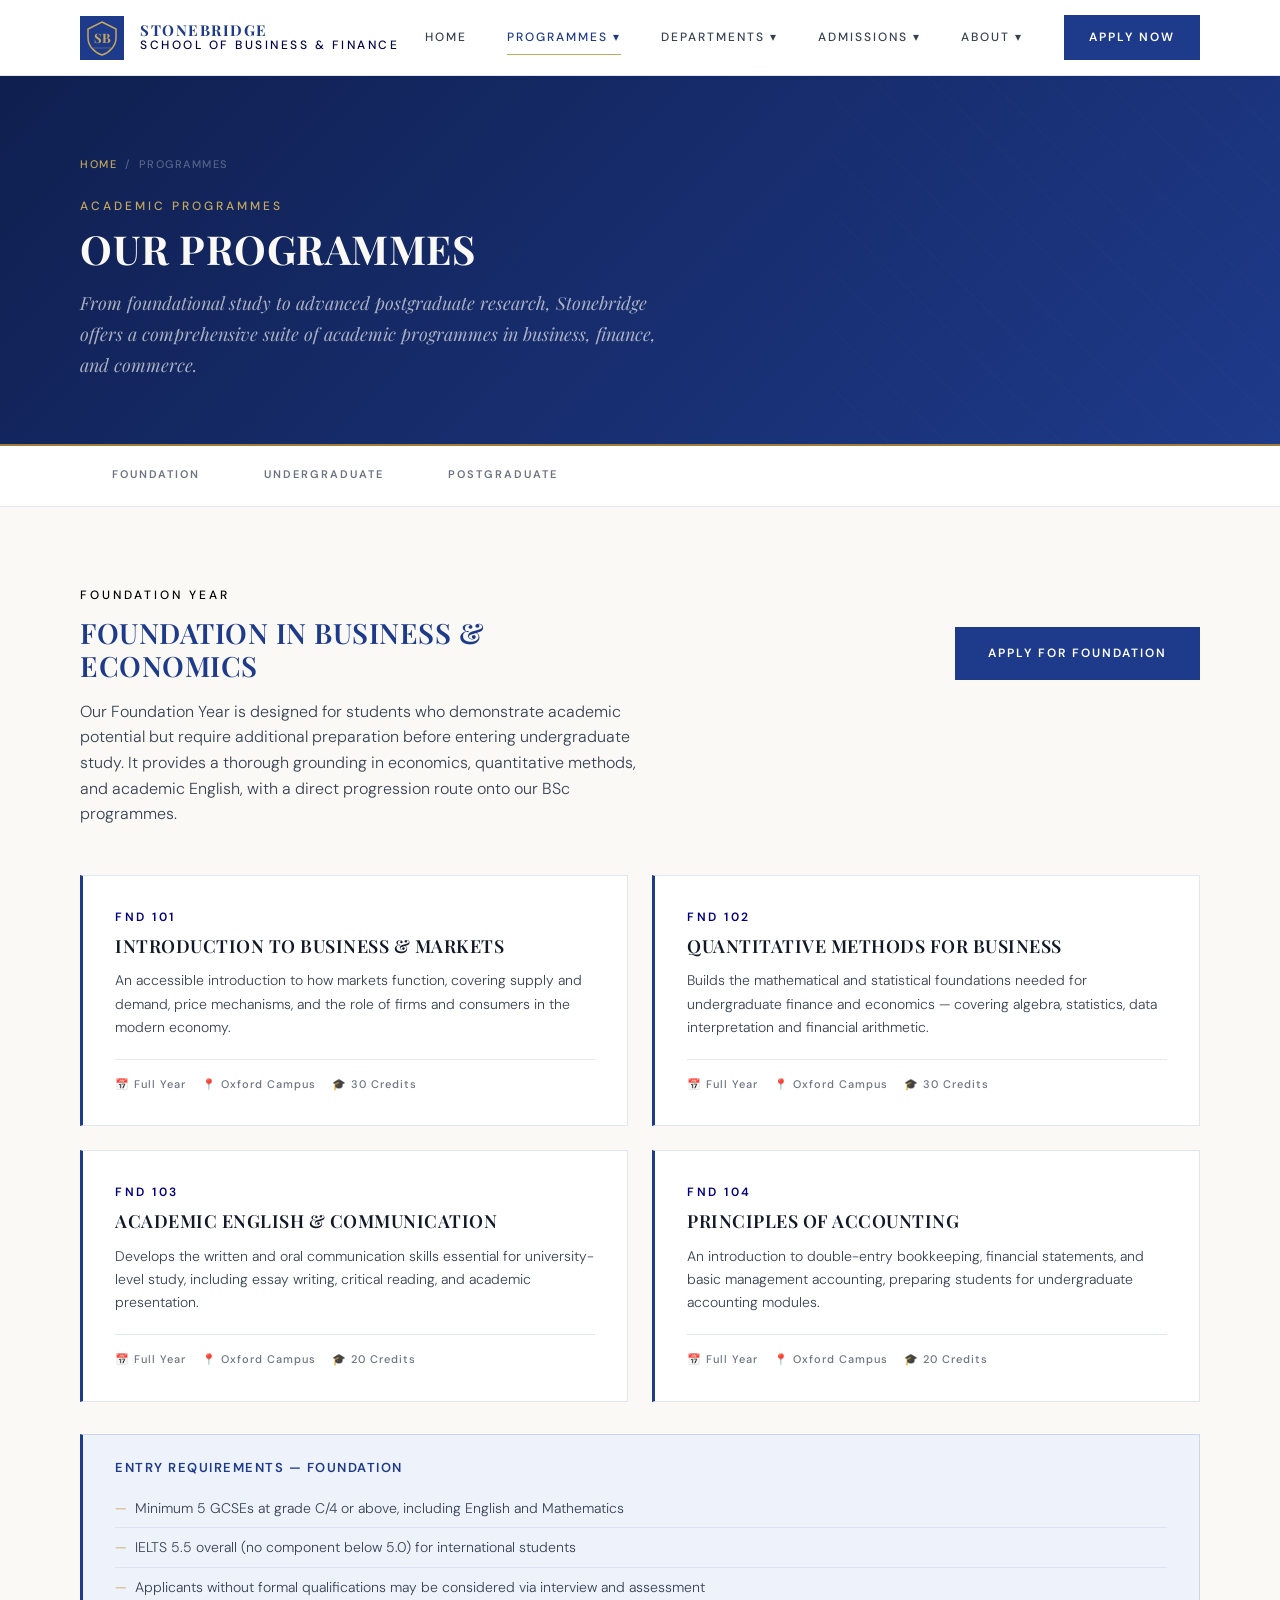
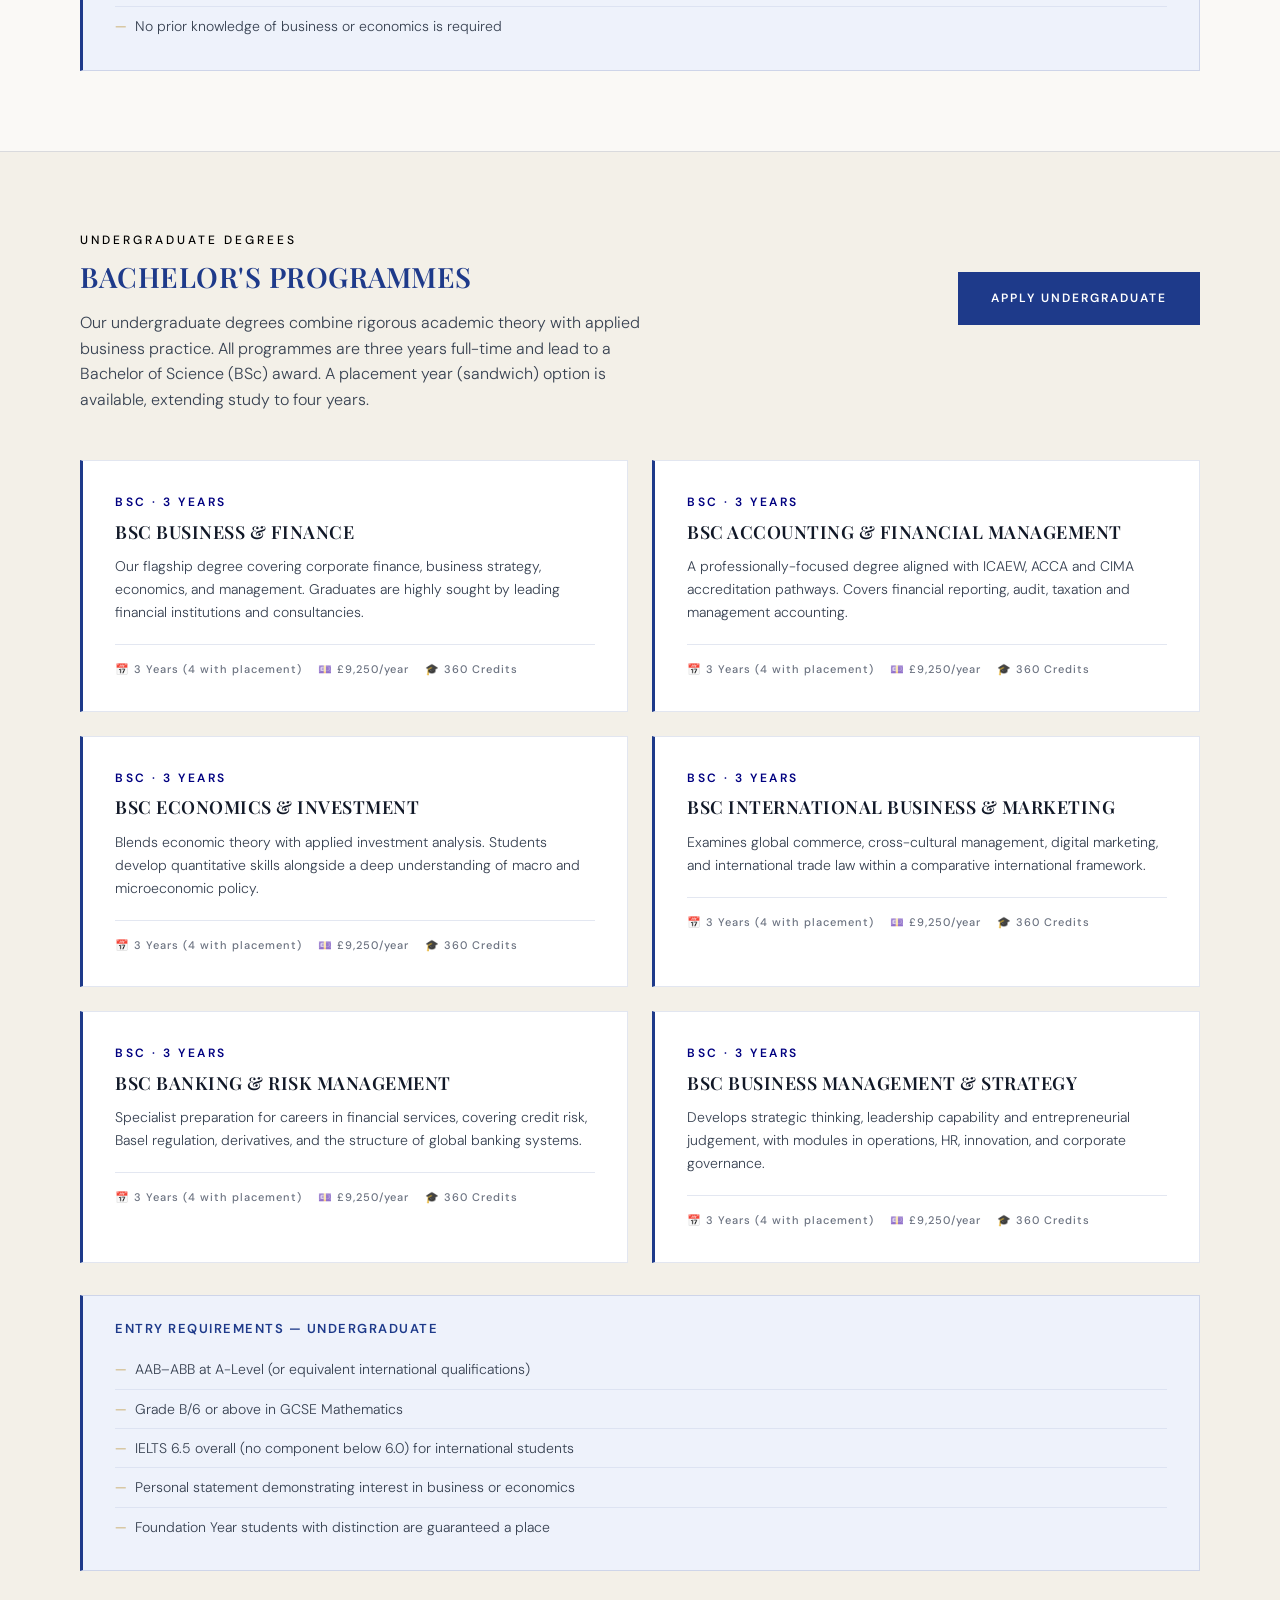
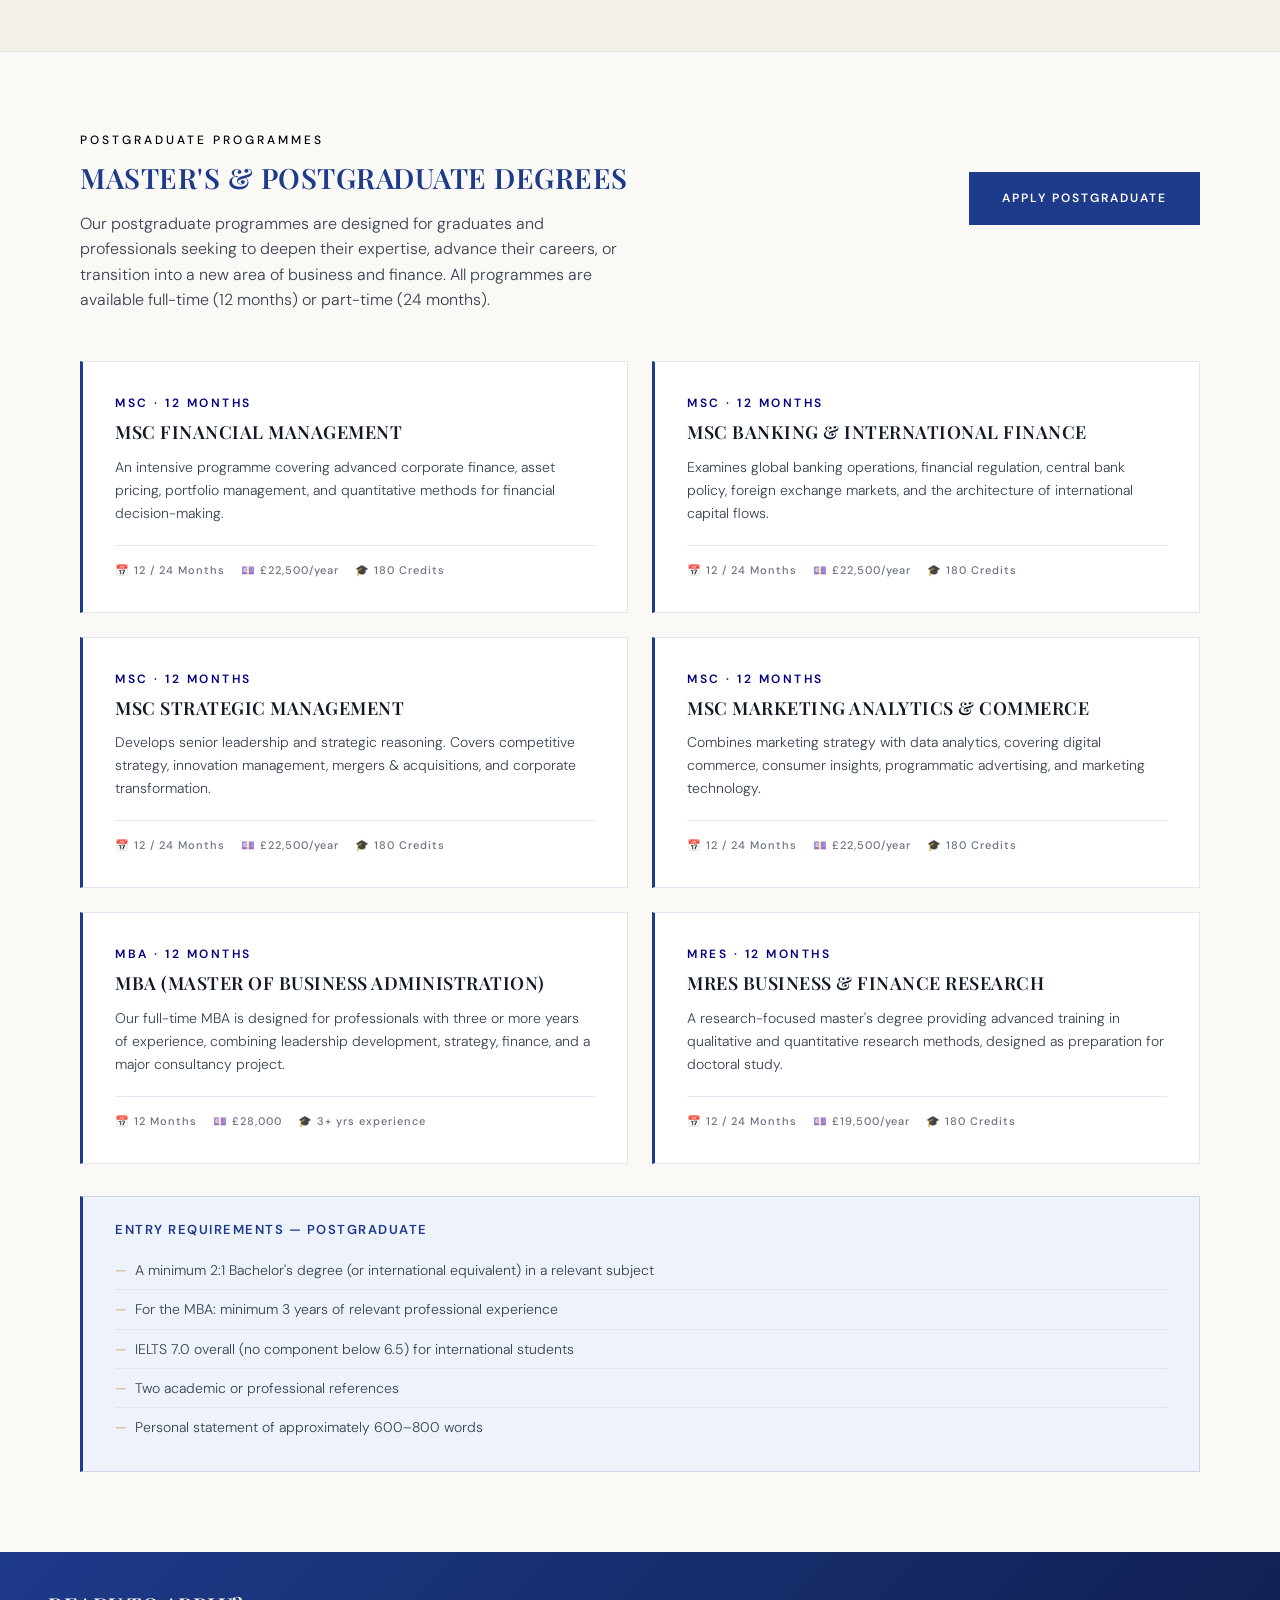
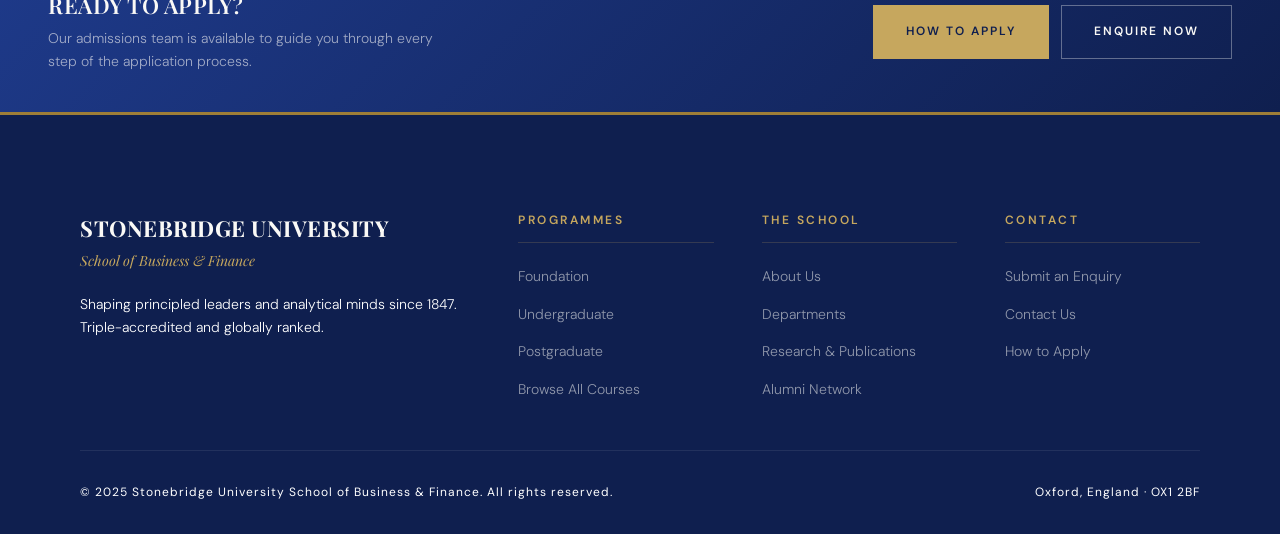
<file: programmes.html>
<!DOCTYPE html>
<html lang="en">
<head>
  <meta charset="UTF-8">
  <meta name="viewport" content="width=device-width, initial-scale=1.0">
  <title>Programmes — Stonebridge University School of Business & Finance</title>
  <link rel="stylesheet" href="global.css">
  <style>
    .page-body { padding-top: var(--nav-h); }

    /* Page Hero */
    .page-hero {
      background: linear-gradient(135deg, var(--navy-deeper) 0%, var(--navy) 100%);
      padding: var(--sp-20) 0 var(--sp-16);
      border-bottom: 2px solid var(--gold-dark);
      position: relative;
      overflow: hidden;
    }
    .page-hero::before {
      content: '';
      position: absolute;
      top: 0; right: 0; bottom: 0;
      width: 35%;
      background: repeating-linear-gradient(
        45deg,
        transparent,
        transparent 40px,
        rgba(198,167,94,0.03) 40px,
        rgba(198,167,94,0.03) 41px
      );
    }
    .page-hero .overline { display: block; margin-bottom: var(--sp-3); color: var(--gold); }
    .page-hero h1 { color: var(--ivory); margin-bottom: var(--sp-4); }
    .page-hero .lead { color: rgba(250,249,246,0.65); max-width: 600px; }

    /* Breadcrumb */
    .breadcrumb {
      display: flex; align-items: center; gap: var(--sp-2);
      margin-bottom: var(--sp-6);
      font-family: 'DM Sans', sans-serif;
      font-size: 11px;
      font-weight: 500;
      letter-spacing: 1.5px;
      text-transform: uppercase;
      color: rgba(250,249,246,0.4);
    }
    .breadcrumb a { color: var(--gold); text-decoration: none; }
    .breadcrumb span { color: rgba(250,249,246,0.3); }

    /* Programme Level Tabs */
    .prog-tabs {
      background: var(--white);
      border-bottom: 1px solid var(--color-border);
      position: sticky;
      top: var(--nav-h);
      z-index: 100;
    }
    .prog-tabs__inner {
      display: flex;
      gap: 0;
      max-width: var(--max-w);
      margin: 0 auto;
      padding: 0 var(--sp-10);
    }
    .prog-tab {
      font-family: 'DM Sans', sans-serif;
      font-size: 11px;
      font-weight: 600;
      letter-spacing: 2px;
      text-transform: uppercase;
      padding: var(--sp-5) var(--sp-8);
      color: var(--gray);
      border-bottom: 2px solid transparent;
      cursor: pointer;
      transition: all var(--transition);
      text-decoration: none;
    }
    .prog-tab:hover, .prog-tab.active { color: var(--navy); border-bottom-color: var(--gold); }

    /* Level sections */
    .level-section { padding: var(--sp-20) 0; }
    .level-section + .level-section { border-top: 1px solid var(--color-border); }
    .level-section--alt { background-color: var(--ivory-warm); }

    .level-header {
      display: flex;
      align-items: flex-start;
      justify-content: space-between;
      gap: var(--sp-8);
      margin-bottom: var(--sp-12);
    }
    .level-header__text { max-width: 560px; }
    .level-header .overline { margin-bottom: var(--sp-3); display: block; }
    .level-header h2 { margin-bottom: var(--sp-4); color: var(--navy); }

    /* Course card expanded */
    .course-grid { display: grid; grid-template-columns: repeat(2,1fr); gap: var(--sp-6); }

    .course-item {
      background: var(--white);
      border: 1px solid var(--color-border);
      border-left: 3px solid var(--navy);
      padding: var(--sp-8);
      transition: all var(--transition);
    }
    .course-item:hover { border-left-color: var(--gold); box-shadow: var(--shadow-md); transform: translateX(3px); }
    .course-item__code {
      font-family: 'DM Sans', sans-serif;
      font-size: 12px;
      font-weight: 600;
      letter-spacing: 2.5px;
      text-transform: uppercase;
      color: navy;
      margin-bottom: var(--sp-2);
    }
    .course-item h3 {
      font-family: 'Playfair Display', serif;
      font-size: 18px;
      font-weight: 600;
      color: var(--charcoal);
      margin-bottom: var(--sp-3);
      line-height: 1.25;
    }
    .course-item p { font-size: 14px; line-height: 1.65; margin-bottom: var(--sp-5); }
    .course-item__meta {
      display: flex; gap: var(--sp-4); flex-wrap: wrap;
      padding-top: var(--sp-4);
      border-top: 1px solid var(--color-border);
    }
    .course-item__meta span {
      font-family: 'DM Sans', sans-serif;
      font-size: 11px;
      font-weight: 500;
      letter-spacing: 1px;
      color: var(--gray);
    }

    /* Entry requirements box */
    .req-box {
      background: var(--navy-tint);
      border: 1px solid rgba(30,58,138,0.15);
      border-left: 3px solid var(--navy);
      padding: var(--sp-6) var(--sp-8);
      margin-top: var(--sp-8);
    }
    .req-box h4 { color: var(--navy); margin-bottom: var(--sp-3); font-size: 13px; letter-spacing: 1.5px; }
    .req-box ul { list-style: none; }
    .req-box ul li {
      font-size: 14px;
      color: var(--charcoal-soft);
      padding: var(--sp-2) 0;
      border-bottom: 1px solid rgba(30,58,138,0.08);
      padding-left: var(--sp-5);
      position: relative;
    }
    .req-box ul li::before { content: '—'; position: absolute; left: 0; color: var(--gold); }
    .req-box ul li:last-child { border-bottom: none; }

    /* CTA inline */
    .inline-cta {
      display: flex;
      align-items: center;
      justify-content: space-between;
      background: linear-gradient(135deg, var(--navy) 0%, var(--navy-deeper) 100%);
      padding: var(--sp-10) var(--sp-12);
      margin-top: var(--sp-16);
    }
    .inline-cta h3 { font-family: 'Playfair Display', serif; font-size: 22px; color: var(--ivory); margin-bottom: var(--sp-2); }
    .inline-cta p { font-size: 14px; color: rgba(250,249,246,0.6); max-width: 400px; }
    .inline-cta__btns { display: flex; gap: var(--sp-3); flex-shrink: 0; }

    @media (max-width: 768px) {
      .course-grid { grid-template-columns: 1fr; }
      .level-header { flex-direction: column; }
      .inline-cta { flex-direction: column; gap: var(--sp-6); }
      .prog-tabs__inner { padding: 0 var(--sp-4); overflow-x: auto; }
    }
  </style>
</head>
<body>
<!-- NAV -->
<nav class="nav">
  <div class="nav__inner">
    <a href="index.html" class="nav__logo">
      <svg viewBox="0 0 44 44" fill="none" xmlns="http://www.w3.org/2000/svg" style="width:44px;height:44px;flex-shrink:0;">
        <rect width="44" height="44" fill="#1E3A8A"/>
        <path d="M22 6 L36 13 L36 22 C36 30 29 37 22 39 C15 37 8 30 8 22 L8 13 Z" fill="none" stroke="#C6A75E" stroke-width="1.5"/>
        <text x="22" y="27" text-anchor="middle" font-family="Playfair Display, serif" font-size="13" font-weight="700" fill="#C6A75E">SB</text>
        <line x1="13" y1="32" x2="31" y2="32" stroke="#C6A75E" stroke-width="0.75" opacity="0.5"/>
      </svg>
      <div class="nav__logo-text">
        <span class="nav__logo-name">Stonebridge</span>
        <span class="nav__logo-sub">School of Business & Finance</span>
      </div>
    </a>
    <ul class="nav__links">
      <li class="nav__item"><a href="index.html" class="nav__link">Home</a></li>
      <li class="nav__item">
        <a href="programmes.html" class="nav__link active">Programmes ▾</a>
        <div class="nav__dropdown">
          <a href="programmes.html#foundation" class="nav__dropdown-link">Foundation</a>
          <a href="programmes.html#undergraduate" class="nav__dropdown-link">Undergraduate</a>
          <a href="programmes.html#postgraduate" class="nav__dropdown-link">Postgraduate</a>
          <a href="courses.html" class="nav__dropdown-link">Browse All Courses</a>
        </div>
      </li>
      <li class="nav__item">
        <a href="departments.html" class="nav__link">Departments ▾</a>
        <div class="nav__dropdown">
          <a href="departments.html#finance" class="nav__dropdown-link">Finance & Banking</a>
          <a href="departments.html#management" class="nav__dropdown-link">Management & Strategy</a>
          <a href="departments.html#marketing" class="nav__dropdown-link">Marketing & Commerce</a>
        </div>
      </li>
      <li class="nav__item">
        <a href="admissions.html" class="nav__link">Admissions ▾</a>
        <div class="nav__dropdown">
          <a href="admissions.html#about" class="nav__dropdown-link">About Admissions</a>
          <a href="admissions.html#requirements" class="nav__dropdown-link">Entry Requirements</a>
          <a href="admissions.html#enquiry" class="nav__dropdown-link">Submit an Enquiry</a>
        </div>
      </li>
      <li class="nav__item">
        <a href="about.html" class="nav__link">About ▾</a>
        <div class="nav__dropdown">
          <a href="about.html" class="nav__dropdown-link">About the University</a>
          <a href="research.html" class="nav__dropdown-link">Research & Publications</a>
          <a href="alumni.html" class="nav__dropdown-link">Alumni Network</a>
          <a href="contact.html" class="nav__dropdown-link">Contact Us</a>
        </div>
      </li>
    </ul>
    <a href="admissions.html#enquiry" class="nav__cta">Apply Now</a>
    <button type="button" class="nav__toggle" aria-label="Open navigation menu" aria-expanded="false"
            onclick="var l=this.closest('.nav').querySelector('.nav__links');var o=l.classList.toggle('open');this.setAttribute('aria-expanded',o);this.setAttribute('aria-label', o ? 'Close navigation menu' : 'Open navigation menu')">
      <span aria-hidden="true"></span>
      <span aria-hidden="true"></span>
      <span aria-hidden="true"></span>
    </button>
  </div>
</nav>

<div class="page-body">

<!-- PAGE HERO -->
<section class="page-hero">
  <div class="container">
    <div class="breadcrumb"><a href="index.html">Home</a><span>/</span><span>Programmes</span></div>
    <span class="overline">Academic Programmes</span>
    <h1>Our Programmes</h1>
    <p class="lead">From foundational study to advanced postgraduate research, Stonebridge offers a comprehensive suite of academic programmes in business, finance, and commerce.</p>
  </div>
</section>

<!-- TABS -->
<div class="prog-tabs">
  <div class="prog-tabs__inner">
    <a href="#foundation" class="prog-tab">Foundation</a>
    <a href="#undergraduate" class="prog-tab">Undergraduate</a>
    <a href="#postgraduate" class="prog-tab">Postgraduate</a>
  </div>
</div>

<!--  FOUNDATION  -->
<section class="level-section" id="foundation">
  <div class="container">
    <div class="level-header">
      <div class="level-header__text">
        <span class="overline">Foundation Year</span>
        <h2>Foundation in Business & Economics</h2>
        <p>Our Foundation Year is designed for students who demonstrate academic potential but require additional preparation before entering undergraduate study. It provides a thorough grounding in economics, quantitative methods, and academic English, with a direct progression route onto our BSc programmes.</p>
      </div>
      <a href="admissions.html#enquiry" class="btn btn--primary" style="flex-shrink:0; align-self:flex-start; margin-top:var(--sp-10);">Apply for Foundation</a>
    </div>

    <div class="course-grid">
      <div class="course-item">
        <div class="course-item__code">FND 101</div>
        <h3>Introduction to Business & Markets</h3>
        <p>An accessible introduction to how markets function, covering supply and demand, price mechanisms, and the role of firms and consumers in the modern economy.</p>
        <div class="course-item__meta">
          <span>📅 Full Year</span><span>📍 Oxford Campus</span><span>🎓 30 Credits</span>
        </div>
      </div>
      <div class="course-item">
        <div class="course-item__code">FND 102</div>
        <h3>Quantitative Methods for Business</h3>
        <p>Builds the mathematical and statistical foundations needed for undergraduate finance and economics — covering algebra, statistics, data interpretation and financial arithmetic.</p>
        <div class="course-item__meta">
          <span>📅 Full Year</span><span>📍 Oxford Campus</span><span>🎓 30 Credits</span>
        </div>
      </div>
      <div class="course-item">
        <div class="course-item__code">FND 103</div>
        <h3>Academic English & Communication</h3>
        <p>Develops the written and oral communication skills essential for university-level study, including essay writing, critical reading, and academic presentation.</p>
        <div class="course-item__meta">
          <span>📅 Full Year</span><span>📍 Oxford Campus</span><span>🎓 20 Credits</span>
        </div>
      </div>
      <div class="course-item">
        <div class="course-item__code">FND 104</div>
        <h3>Principles of Accounting</h3>
        <p>An introduction to double-entry bookkeeping, financial statements, and basic management accounting, preparing students for undergraduate accounting modules.</p>
        <div class="course-item__meta">
          <span>📅 Full Year</span><span>📍 Oxford Campus</span><span>🎓 20 Credits</span>
        </div>
      </div>
    </div>

    <div class="req-box">
      <h4>Entry Requirements — Foundation</h4>
      <ul>
        <li>Minimum 5 GCSEs at grade C/4 or above, including English and Mathematics</li>
        <li>IELTS 5.5 overall (no component below 5.0) for international students</li>
        <li>Applicants without formal qualifications may be considered via interview and assessment</li>
        <li>No prior knowledge of business or economics is required</li>
      </ul>
    </div>
  </div>
</section>

<!-- UNDERGRADUATE  -->
<section class="level-section level-section--alt" id="undergraduate">
  <div class="container">
    <div class="level-header">
      <div class="level-header__text">
        <span class="overline">Undergraduate Degrees</span>
        <h2>Bachelor's Programmes</h2>
        <p>Our undergraduate degrees combine rigorous academic theory with applied business practice. All programmes are three years full-time and lead to a Bachelor of Science (BSc) award. A placement year (sandwich) option is available, extending study to four years.</p>
      </div>
      <a href="admissions.html#enquiry" class="btn btn--primary" style="flex-shrink:0; align-self:flex-start; margin-top:var(--sp-10);">Apply Undergraduate</a>
    </div>

    <div class="course-grid">
      <div class="course-item">
        <div class="course-item__code">BSc · 3 Years</div>
        <h3>BSc Business & Finance</h3>
        <p>Our flagship degree covering corporate finance, business strategy, economics, and management. Graduates are highly sought by leading financial institutions and consultancies.</p>
        <div class="course-item__meta">
          <span>📅 3 Years (4 with placement)</span><span>💷 £9,250/year</span><span>🎓 360 Credits</span>
        </div>
      </div>
      <div class="course-item">
        <div class="course-item__code">BSc · 3 Years</div>
        <h3>BSc Accounting & Financial Management</h3>
        <p>A professionally-focused degree aligned with ICAEW, ACCA and CIMA accreditation pathways. Covers financial reporting, audit, taxation and management accounting.</p>
        <div class="course-item__meta">
          <span>📅 3 Years (4 with placement)</span><span>💷 £9,250/year</span><span>🎓 360 Credits</span>
        </div>
      </div>
      <div class="course-item">
        <div class="course-item__code">BSc · 3 Years</div>
        <h3>BSc Economics & Investment</h3>
        <p>Blends economic theory with applied investment analysis. Students develop quantitative skills alongside a deep understanding of macro and microeconomic policy.</p>
        <div class="course-item__meta">
          <span>📅 3 Years (4 with placement)</span><span>💷 £9,250/year</span><span>🎓 360 Credits</span>
        </div>
      </div>
      <div class="course-item">
        <div class="course-item__code">BSc · 3 Years</div>
        <h3>BSc International Business & Marketing</h3>
        <p>Examines global commerce, cross-cultural management, digital marketing, and international trade law within a comparative international framework.</p>
        <div class="course-item__meta">
          <span>📅 3 Years (4 with placement)</span><span>💷 £9,250/year</span><span>🎓 360 Credits</span>
        </div>
      </div>
      <div class="course-item">
        <div class="course-item__code">BSc · 3 Years</div>
        <h3>BSc Banking & Risk Management</h3>
        <p>Specialist preparation for careers in financial services, covering credit risk, Basel regulation, derivatives, and the structure of global banking systems.</p>
        <div class="course-item__meta">
          <span>📅 3 Years (4 with placement)</span><span>💷 £9,250/year</span><span>🎓 360 Credits</span>
        </div>
      </div>
      <div class="course-item">
        <div class="course-item__code">BSc · 3 Years</div>
        <h3>BSc Business Management & Strategy</h3>
        <p>Develops strategic thinking, leadership capability and entrepreneurial judgement, with modules in operations, HR, innovation, and corporate governance.</p>
        <div class="course-item__meta">
          <span>📅 3 Years (4 with placement)</span><span>💷 £9,250/year</span><span>🎓 360 Credits</span>
        </div>
      </div>
    </div>

    <div class="req-box">
      <h4>Entry Requirements — Undergraduate</h4>
      <ul>
        <li>AAB–ABB at A-Level (or equivalent international qualifications)</li>
        <li>Grade B/6 or above in GCSE Mathematics</li>
        <li>IELTS 6.5 overall (no component below 6.0) for international students</li>
        <li>Personal statement demonstrating interest in business or economics</li>
        <li>Foundation Year students with distinction are guaranteed a place</li>
      </ul>
    </div>
  </div>
</section>

<!--  POSTGRADUATE  -->
<section class="level-section" id="postgraduate">
  <div class="container">
    <div class="level-header">
      <div class="level-header__text">
        <span class="overline">Postgraduate Programmes</span>
        <h2>Master's & Postgraduate Degrees</h2>
        <p>Our postgraduate programmes are designed for graduates and professionals seeking to deepen their expertise, advance their careers, or transition into a new area of business and finance. All programmes are available full-time (12 months) or part-time (24 months).</p>
      </div>
      <a href="admissions.html#enquiry" class="btn btn--primary" style="flex-shrink:0; align-self:flex-start; margin-top:var(--sp-10);">Apply Postgraduate</a>
    </div>

    <div class="course-grid">
      <div class="course-item">
        <div class="course-item__code">MSc · 12 Months</div>
        <h3>MSc Financial Management</h3>
        <p>An intensive programme covering advanced corporate finance, asset pricing, portfolio management, and quantitative methods for financial decision-making.</p>
        <div class="course-item__meta">
          <span>📅 12 / 24 Months</span><span>💷 £22,500/year</span><span>🎓 180 Credits</span>
        </div>
      </div>
      <div class="course-item">
        <div class="course-item__code">MSc · 12 Months</div>
        <h3>MSc Banking & International Finance</h3>
        <p>Examines global banking operations, financial regulation, central bank policy, foreign exchange markets, and the architecture of international capital flows.</p>
        <div class="course-item__meta">
          <span>📅 12 / 24 Months</span><span>💷 £22,500/year</span><span>🎓 180 Credits</span>
        </div>
      </div>
      <div class="course-item">
        <div class="course-item__code">MSc · 12 Months</div>
        <h3>MSc Strategic Management</h3>
        <p>Develops senior leadership and strategic reasoning. Covers competitive strategy, innovation management, mergers & acquisitions, and corporate transformation.</p>
        <div class="course-item__meta">
          <span>📅 12 / 24 Months</span><span>💷 £22,500/year</span><span>🎓 180 Credits</span>
        </div>
      </div>
      <div class="course-item">
        <div class="course-item__code">MSc · 12 Months</div>
        <h3>MSc Marketing Analytics & Commerce</h3>
        <p>Combines marketing strategy with data analytics, covering digital commerce, consumer insights, programmatic advertising, and marketing technology.</p>
        <div class="course-item__meta">
          <span>📅 12 / 24 Months</span><span>💷 £22,500/year</span><span>🎓 180 Credits</span>
        </div>
      </div>
      <div class="course-item">
        <div class="course-item__code">MBA · 12 Months</div>
        <h3>MBA (Master of Business Administration)</h3>
        <p>Our full-time MBA is designed for professionals with three or more years of experience, combining leadership development, strategy, finance, and a major consultancy project.</p>
        <div class="course-item__meta">
          <span>📅 12 Months</span><span>💷 £28,000</span><span>🎓 3+ yrs experience</span>
        </div>
      </div>
      <div class="course-item">
        <div class="course-item__code">MRes · 12 Months</div>
        <h3>MRes Business & Finance Research</h3>
        <p>A research-focused master's degree providing advanced training in qualitative and quantitative research methods, designed as preparation for doctoral study.</p>
        <div class="course-item__meta">
          <span>📅 12 / 24 Months</span><span>💷 £19,500/year</span><span>🎓 180 Credits</span>
        </div>
      </div>
    </div>

    <div class="req-box">
      <h4>Entry Requirements — Postgraduate</h4>
      <ul>
        <li>A minimum 2:1 Bachelor's degree (or international equivalent) in a relevant subject</li>
        <li>For the MBA: minimum 3 years of relevant professional experience</li>
        <li>IELTS 7.0 overall (no component below 6.5) for international students</li>
        <li>Two academic or professional references</li>
        <li>Personal statement of approximately 600–800 words</li>
      </ul>
    </div>
  </div>
</section>

<!-- INLINE CTA -->
<div class="inline-cta" style="margin:0;">
  <div>
    <h3>Ready to Apply?</h3>
    <p>Our admissions team is available to guide you through every step of the application process.</p>
  </div>
  <div class="inline-cta__btns">
    <a href="admissions.html" class="btn btn--gold">How to Apply</a>
    <a href="admissions.html#enquiry" class="btn btn--outline-light">Enquire Now</a>
  </div>
</div>

<!-- FOOTER -->
<footer class="footer">
  <div class="container">
    <div class="footer__grid">
      <div>
        <div class="footer__brand-name">Stonebridge University</div>
        <div class="footer__brand-tagline">School of Business & Finance</div>
        <p class="footer__brand-desc">Shaping principled leaders and analytical minds since 1847. Triple-accredited and globally ranked.</p>
      </div>
      <div>
        <div class="footer__col-heading">Programmes</div>
        <ul class="footer__links">
          <li><a href="programmes.html#foundation" class="footer__link">Foundation</a></li>
          <li><a href="programmes.html#undergraduate" class="footer__link">Undergraduate</a></li>
          <li><a href="programmes.html#postgraduate" class="footer__link">Postgraduate</a></li>
          <li><a href="courses.html" class="footer__link">Browse All Courses</a></li>
        </ul>
      </div>
      <div>
        <div class="footer__col-heading">The School</div>
        <ul class="footer__links">
          <li><a href="about.html" class="footer__link">About Us</a></li>
          <li><a href="departments.html" class="footer__link">Departments</a></li>
          <li><a href="research.html" class="footer__link">Research & Publications</a></li>
          <li><a href="alumni.html" class="footer__link">Alumni Network</a></li>
        </ul>
      </div>
      <div>
        <div class="footer__col-heading">Contact</div>
        <ul class="footer__links">
          <li><a href="admissions.html#enquiry" class="footer__link">Submit an Enquiry</a></li>
          <li><a href="contact.html" class="footer__link">Contact Us</a></li>
          <li><a href="admissions.html" class="footer__link">How to Apply</a></li>
        </ul>
      </div>
    </div>
    <div class="footer__bottom">
      <span class="footer__copy">© 2025 Stonebridge University School of Business & Finance. All rights reserved.</span>
      <span class="footer__copy">Oxford, England · OX1 2BF</span>
    </div>
  </div>
</footer>
</div>
</body>
</html>
</file>
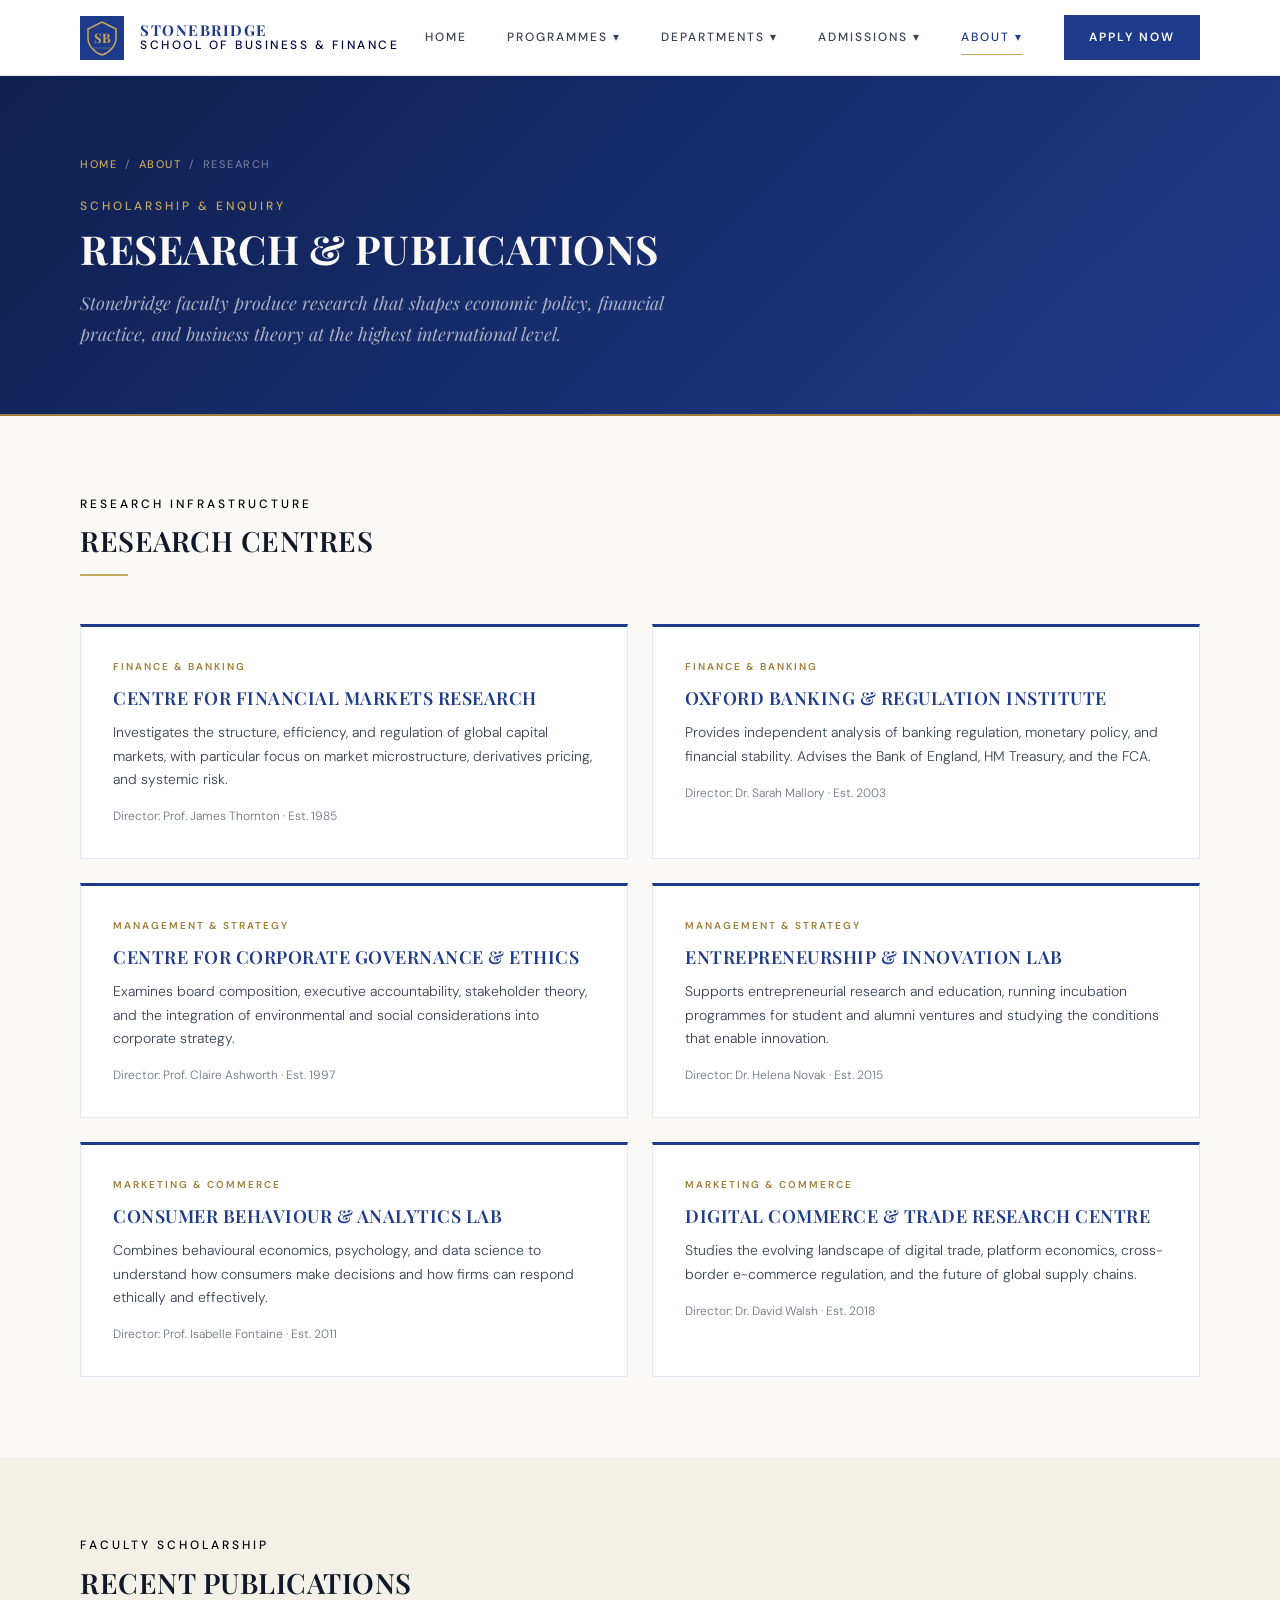
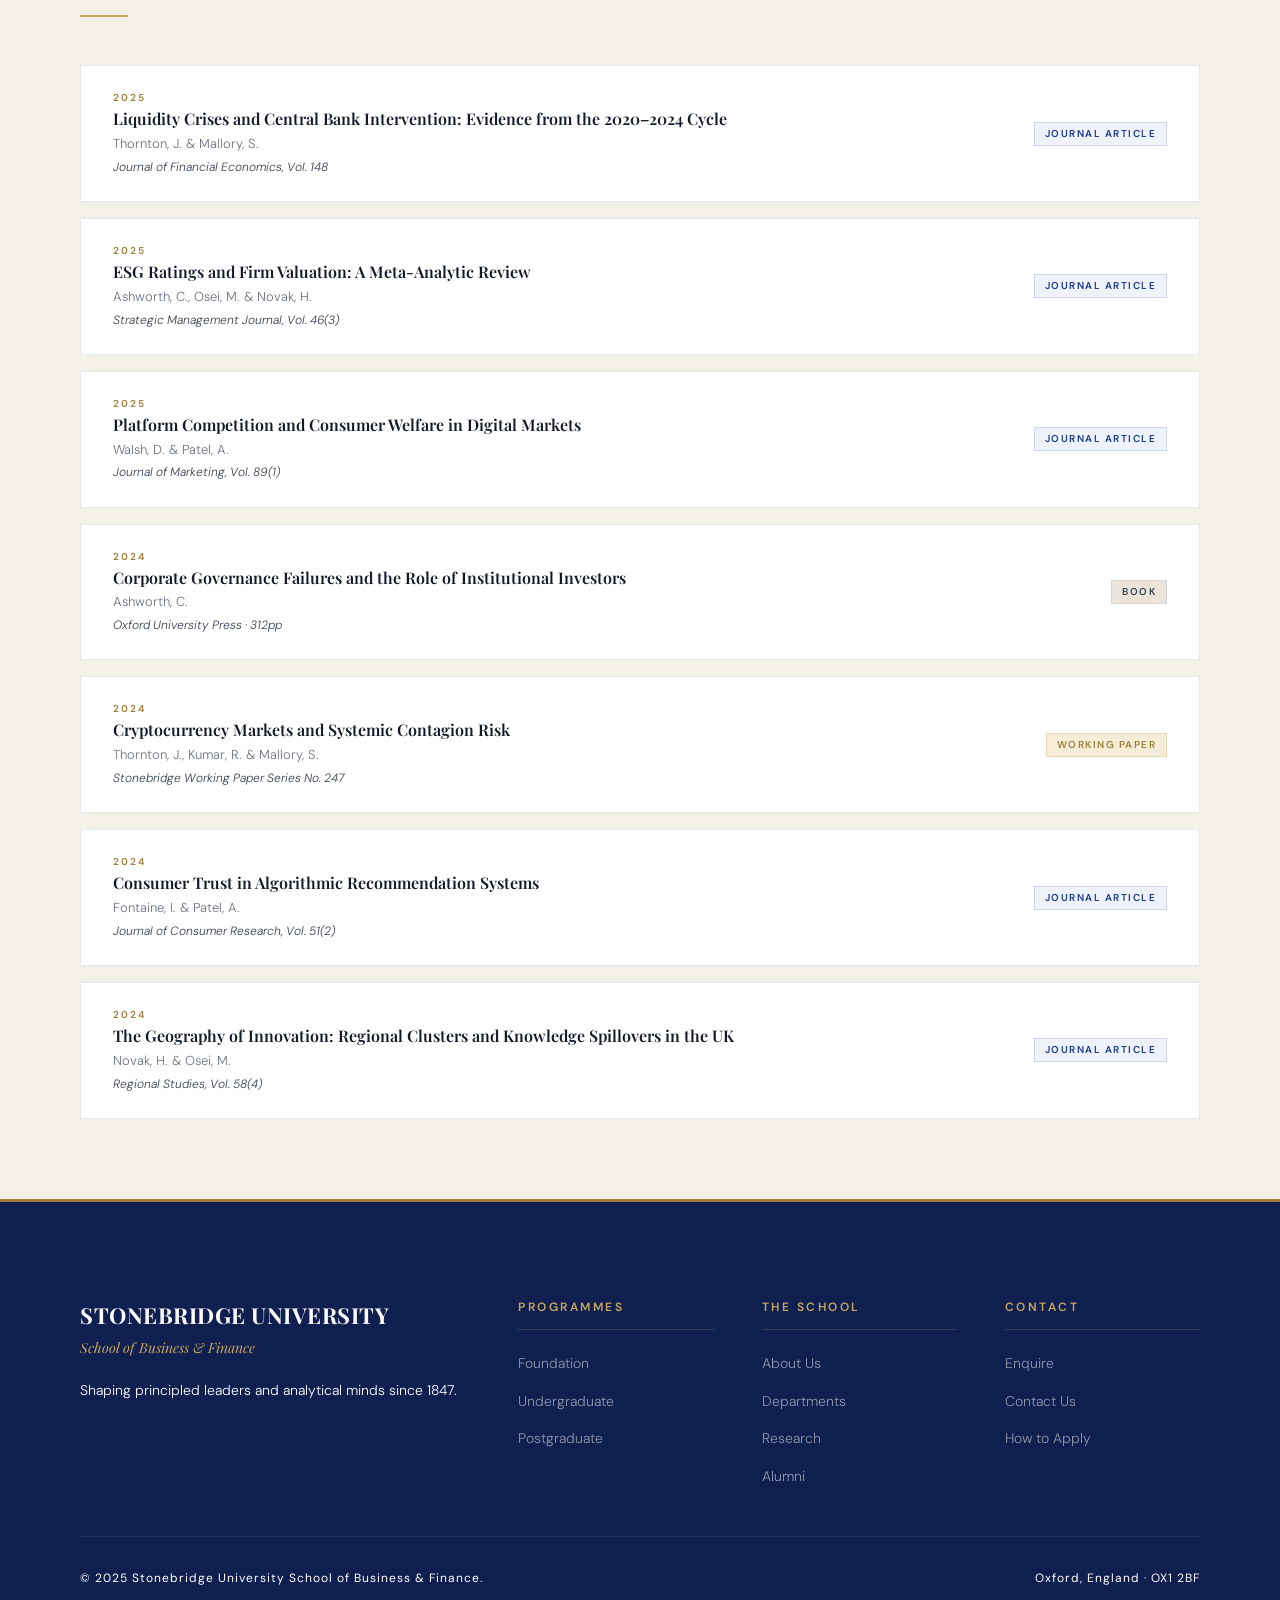
<file: research.html>
<!DOCTYPE html>
<html lang="en">
<head>
  <meta charset="UTF-8">
  <meta name="viewport" content="width=device-width, initial-scale=1.0">
  <title>Research & Publications — Stonebridge University</title>
  <link rel="stylesheet" href="global.css">
  <style>
    .page-body { padding-top: var(--nav-h); }
    .page-hero { background: linear-gradient(135deg, var(--navy-deeper) 0%, var(--navy) 100%); padding: var(--sp-20) 0 var(--sp-16); border-bottom: 2px solid var(--gold-dark); }
    .page-hero .overline { display: block; margin-bottom: var(--sp-3); color: var(--gold); }
    .page-hero h1 { color: var(--ivory); margin-bottom: var(--sp-4); }
    .page-hero .lead { color: rgba(250,249,246,0.65); max-width: 600px; }
    .breadcrumb { display: flex; align-items: center; gap: var(--sp-2); margin-bottom: var(--sp-6); font-family: 'DM Sans',sans-serif; font-size: 11px; font-weight: 500; letter-spacing: 1.5px; text-transform: uppercase; color: rgba(250,249,246,0.4); }
    .breadcrumb a { color: var(--gold); text-decoration: none; }

    /* Research centres */
    .centres { padding: var(--sp-20) 0; }
    .centres-grid { display: grid; grid-template-columns: repeat(2,1fr); gap: var(--sp-6); margin-top: var(--sp-10); }
    .centre-card {
      background: var(--white);
      border: 1px solid var(--color-border);
      border-top: 3px solid var(--navy);
      padding: var(--sp-8);
    }
    .centre-card__tag { font-family: 'DM Sans',sans-serif; font-size: 10px; font-weight: 600; letter-spacing: 2px; text-transform: uppercase; color: var(--gold-dark); margin-bottom: var(--sp-3); }
    .centre-card h3 { font-family: 'Playfair Display', serif; font-size: 18px; color: var(--navy); margin-bottom: var(--sp-3); }
    .centre-card p { font-size: 14px; line-height: 1.65; margin-bottom: var(--sp-4); }
    .centre-card__director { font-family: 'DM Sans',sans-serif; font-size: 12px; color: var(--gray); }

    /* Publications list */
    .publications { padding: var(--sp-20) 0; background: var(--ivory-warm); }
    .pub-list { display: flex; flex-direction: column; gap: var(--sp-4); margin-top: var(--sp-8); }
    .pub-item {
      background: var(--white);
      border: 1px solid var(--color-border);
      padding: var(--sp-6) var(--sp-8);
      display: grid;
      grid-template-columns: 1fr auto;
      gap: var(--sp-6);
      align-items: center;
    }
    .pub-item__year {
      font-family: 'DM Sans',sans-serif;
      font-size: 10px; font-weight: 600;
      letter-spacing: 2px; text-transform: uppercase;
      color: var(--gold-dark); margin-bottom: 3px;
    }
    .pub-item__title {
      font-family: 'Playfair Display', serif;
      font-size: 16px; font-weight: 600;
      color: var(--charcoal); margin-bottom: 4px;
      line-height: 1.3;
    }
    .pub-item__authors { font-family: 'DM Sans',sans-serif; font-size: 13px; color: var(--gray); margin-bottom: 3px; }
    .pub-item__journal { font-family: 'DM Sans',sans-serif; font-size: 12px; font-style: italic; color: var(--charcoal-soft); }
    .pub-item__type {
      font-family: 'DM Sans',sans-serif;
      font-size: 10px; font-weight: 600;
      letter-spacing: 1.5px; text-transform: uppercase;
      padding: 3px 10px;
      white-space: nowrap;
      flex-shrink: 0;
    }
    .type-journal { background: var(--navy-tint); color: var(--navy); border: 1px solid rgba(30,58,138,0.15); }
    .type-working { background: var(--gold-pale); color: var(--gold-dark); border: 1px solid rgba(198,167,94,0.3); }
    .type-book { background: var(--ivory-deep); color: var(--charcoal-soft); border: 1px solid var(--gray-light); }

    /* Working papers */
    .working-papers { padding: var(--sp-20) 0; }

    @media (max-width: 768px) {
      .centres-grid { grid-template-columns: 1fr; }
      .pub-item { grid-template-columns: 1fr; }
    }
  </style>
</head>
<body>
<nav class="nav">
  <div class="nav__inner">
    <a href="index.html" class="nav__logo">
      <svg viewBox="0 0 44 44" fill="none" xmlns="http://www.w3.org/2000/svg" style="width:44px;height:44px;flex-shrink:0;"><rect width="44" height="44" fill="#1E3A8A"/><path d="M22 6 L36 13 L36 22 C36 30 29 37 22 39 C15 37 8 30 8 22 L8 13 Z" fill="none" stroke="#C6A75E" stroke-width="1.5"/><text x="22" y="27" text-anchor="middle" font-family="Playfair Display, serif" font-size="13" font-weight="700" fill="#C6A75E">SB</text><line x1="13" y1="32" x2="31" y2="32" stroke="#C6A75E" stroke-width="0.75" opacity="0.5"/></svg>
      <div class="nav__logo-text"><span class="nav__logo-name">Stonebridge</span><span class="nav__logo-sub">School of Business & Finance</span></div>
    </a>
    <ul class="nav__links">
      <li class="nav__item"><a href="index.html" class="nav__link">Home</a></li>
      <li class="nav__item"><a href="programmes.html" class="nav__link">Programmes ▾</a><div class="nav__dropdown"><a href="programmes.html#foundation" class="nav__dropdown-link">Foundation</a><a href="programmes.html#undergraduate" class="nav__dropdown-link">Undergraduate</a><a href="programmes.html#postgraduate" class="nav__dropdown-link">Postgraduate</a><a href="courses.html" class="nav__dropdown-link">Browse All Courses</a></div></li>
      <li class="nav__item"><a href="departments.html" class="nav__link">Departments ▾</a><div class="nav__dropdown"><a href="departments.html#finance" class="nav__dropdown-link">Finance & Banking</a><a href="departments.html#management" class="nav__dropdown-link">Management & Strategy</a><a href="departments.html#marketing" class="nav__dropdown-link">Marketing & Commerce</a></div></li>
      <li class="nav__item"><a href="admissions.html" class="nav__link">Admissions ▾</a><div class="nav__dropdown"><a href="admissions.html#about" class="nav__dropdown-link">About Admissions</a><a href="admissions.html#requirements" class="nav__dropdown-link">Entry Requirements</a><a href="admissions.html#enquiry" class="nav__dropdown-link">Submit an Enquiry</a></div></li>
      <li class="nav__item"><a href="about.html" class="nav__link active">About ▾</a><div class="nav__dropdown"><a href="about.html" class="nav__dropdown-link">About the University</a><a href="research.html" class="nav__dropdown-link">Research & Publications</a><a href="alumni.html" class="nav__dropdown-link">Alumni Network</a><a href="contact.html" class="nav__dropdown-link">Contact Us</a></div></li>
    </ul>
    <a href="admissions.html#enquiry" class="nav__cta">Apply Now</a>
    <button class="nav__toggle" onclick="this.closest('.nav').querySelector('.nav__links').classList.toggle('open')"><span></span><span></span><span></span></button>
  </div>
</nav>

<div class="page-body">
<section class="page-hero">
  <div class="container">
    <div class="breadcrumb"><a href="index.html">Home</a><span>/</span><a href="about.html">About</a><span>/</span><span>Research</span></div>
    <span class="overline">Scholarship & Enquiry</span>
    <h1>Research & Publications</h1>
    <p class="lead">Stonebridge faculty produce research that shapes economic policy, financial practice, and business theory at the highest international level.</p>
  </div>
</section>

<!-- RESEARCH CENTRES -->
<section class="centres">
  <div class="container">
    <div class="section-header">
      <span class="overline">Research Infrastructure</span>
      <h2>Research Centres</h2>
      <span class="section-header__rule"></span>
    </div>
    <div class="centres-grid">
      <div class="centre-card">
        <div class="centre-card__tag">Finance & Banking</div>
        <h3>Centre for Financial Markets Research</h3>
        <p>Investigates the structure, efficiency, and regulation of global capital markets, with particular focus on market microstructure, derivatives pricing, and systemic risk.</p>
        <div class="centre-card__director">Director: Prof. James Thornton · Est. 1985</div>
      </div>
      <div class="centre-card">
        <div class="centre-card__tag">Finance & Banking</div>
        <h3>Oxford Banking & Regulation Institute</h3>
        <p>Provides independent analysis of banking regulation, monetary policy, and financial stability. Advises the Bank of England, HM Treasury, and the FCA.</p>
        <div class="centre-card__director">Director: Dr. Sarah Mallory · Est. 2003</div>
      </div>
      <div class="centre-card">
        <div class="centre-card__tag">Management & Strategy</div>
        <h3>Centre for Corporate Governance & Ethics</h3>
        <p>Examines board composition, executive accountability, stakeholder theory, and the integration of environmental and social considerations into corporate strategy.</p>
        <div class="centre-card__director">Director: Prof. Claire Ashworth · Est. 1997</div>
      </div>
      <div class="centre-card">
        <div class="centre-card__tag">Management & Strategy</div>
        <h3>Entrepreneurship & Innovation Lab</h3>
        <p>Supports entrepreneurial research and education, running incubation programmes for student and alumni ventures and studying the conditions that enable innovation.</p>
        <div class="centre-card__director">Director: Dr. Helena Novak · Est. 2015</div>
      </div>
      <div class="centre-card">
        <div class="centre-card__tag">Marketing & Commerce</div>
        <h3>Consumer Behaviour & Analytics Lab</h3>
        <p>Combines behavioural economics, psychology, and data science to understand how consumers make decisions and how firms can respond ethically and effectively.</p>
        <div class="centre-card__director">Director: Prof. Isabelle Fontaine · Est. 2011</div>
      </div>
      <div class="centre-card">
        <div class="centre-card__tag">Marketing & Commerce</div>
        <h3>Digital Commerce & Trade Research Centre</h3>
        <p>Studies the evolving landscape of digital trade, platform economics, cross-border e-commerce regulation, and the future of global supply chains.</p>
        <div class="centre-card__director">Director: Dr. David Walsh · Est. 2018</div>
      </div>
    </div>
  </div>
</section>

<!-- RECENT PUBLICATIONS -->
<section class="publications">
  <div class="container">
    <div class="section-header">
      <span class="overline">Faculty Scholarship</span>
      <h2>Recent Publications</h2>
      <span class="section-header__rule"></span>
    </div>
    <div class="pub-list">
      <div class="pub-item">
        <div>
          <div class="pub-item__year">2025</div>
          <div class="pub-item__title">Liquidity Crises and Central Bank Intervention: Evidence from the 2020–2024 Cycle</div>
          <div class="pub-item__authors">Thornton, J. & Mallory, S.</div>
          <div class="pub-item__journal">Journal of Financial Economics, Vol. 148</div>
        </div>
        <span class="pub-item__type type-journal">Journal Article</span>
      </div>
      <div class="pub-item">
        <div>
          <div class="pub-item__year">2025</div>
          <div class="pub-item__title">ESG Ratings and Firm Valuation: A Meta-Analytic Review</div>
          <div class="pub-item__authors">Ashworth, C., Osei, M. & Novak, H.</div>
          <div class="pub-item__journal">Strategic Management Journal, Vol. 46(3)</div>
        </div>
        <span class="pub-item__type type-journal">Journal Article</span>
      </div>
      <div class="pub-item">
        <div>
          <div class="pub-item__year">2025</div>
          <div class="pub-item__title">Platform Competition and Consumer Welfare in Digital Markets</div>
          <div class="pub-item__authors">Walsh, D. & Patel, A.</div>
          <div class="pub-item__journal">Journal of Marketing, Vol. 89(1)</div>
        </div>
        <span class="pub-item__type type-journal">Journal Article</span>
      </div>
      <div class="pub-item">
        <div>
          <div class="pub-item__year">2024</div>
          <div class="pub-item__title">Corporate Governance Failures and the Role of Institutional Investors</div>
          <div class="pub-item__authors">Ashworth, C.</div>
          <div class="pub-item__journal">Oxford University Press · 312pp</div>
        </div>
        <span class="pub-item__type type-book">Book</span>
      </div>
      <div class="pub-item">
        <div>
          <div class="pub-item__year">2024</div>
          <div class="pub-item__title">Cryptocurrency Markets and Systemic Contagion Risk</div>
          <div class="pub-item__authors">Thornton, J., Kumar, R. & Mallory, S.</div>
          <div class="pub-item__journal">Stonebridge Working Paper Series No. 247</div>
        </div>
        <span class="pub-item__type type-working">Working Paper</span>
      </div>
      <div class="pub-item">
        <div>
          <div class="pub-item__year">2024</div>
          <div class="pub-item__title">Consumer Trust in Algorithmic Recommendation Systems</div>
          <div class="pub-item__authors">Fontaine, I. & Patel, A.</div>
          <div class="pub-item__journal">Journal of Consumer Research, Vol. 51(2)</div>
        </div>
        <span class="pub-item__type type-journal">Journal Article</span>
      </div>
      <div class="pub-item">
        <div>
          <div class="pub-item__year">2024</div>
          <div class="pub-item__title">The Geography of Innovation: Regional Clusters and Knowledge Spillovers in the UK</div>
          <div class="pub-item__authors">Novak, H. & Osei, M.</div>
          <div class="pub-item__journal">Regional Studies, Vol. 58(4)</div>
        </div>
        <span class="pub-item__type type-journal">Journal Article</span>
      </div>
    </div>
  </div>
</section>

<footer class="footer">
  <div class="container">
    <div class="footer__grid">
      <div><div class="footer__brand-name">Stonebridge University</div><div class="footer__brand-tagline">School of Business & Finance</div><p class="footer__brand-desc">Shaping principled leaders and analytical minds since 1847.</p></div>
      <div><div class="footer__col-heading">Programmes</div><ul class="footer__links"><li><a href="programmes.html#foundation" class="footer__link">Foundation</a></li><li><a href="programmes.html#undergraduate" class="footer__link">Undergraduate</a></li><li><a href="programmes.html#postgraduate" class="footer__link">Postgraduate</a></li></ul></div>
      <div><div class="footer__col-heading">The School</div><ul class="footer__links"><li><a href="about.html" class="footer__link">About Us</a></li><li><a href="departments.html" class="footer__link">Departments</a></li><li><a href="research.html" class="footer__link">Research</a></li><li><a href="alumni.html" class="footer__link">Alumni</a></li></ul></div>
      <div><div class="footer__col-heading">Contact</div><ul class="footer__links"><li><a href="admissions.html#enquiry" class="footer__link">Enquire</a></li><li><a href="contact.html" class="footer__link">Contact Us</a></li><li><a href="admissions.html" class="footer__link">How to Apply</a></li></ul></div>
    </div>
    <div class="footer__bottom"><span class="footer__copy">© 2025 Stonebridge University School of Business & Finance.</span><span class="footer__copy">Oxford, England · OX1 2BF</span></div>
  </div>
</footer>
</div>
</body>
</html>
</file>
<file: global.css>
@import url('https://fonts.googleapis.com/css2?family=Playfair+Display:ital,wght@0,400;0,600;0,700;1,400;1,600&family=DM+Sans:ital,opsz,wght@0,9..40,300;0,9..40,400;0,9..40,500;0,9..40,600;1,9..40,300&display=swap');

/* COLOR PALETTE */
/* NavyB*/
:root {
  --navy:           #1E3A8A;
  --navy-dark:      #162D6E;
  --navy-deeper:    #0F1F4F;
  --navy-muted:     #2A4BA0;
  --navy-tint:      #EEF2FB;
}
/* Gold */
:root {
  --gold:           #C6A75E;
  --gold-light:     #DFC38A;
  --gold-pale:      #F5EDD8;
  --gold-dark:      #9E7E38;
}
/* Ivory */
:root {
  --ivory:          #FAF9F6;
  --ivory-warm:     #F3F0E8;
  --ivory-deep:     #EAE5D8;
}
/* Neutrals */
:root {
  --charcoal:       #111827;
  --charcoal-mid:   #1F2937;
  --charcoal-soft:  #374151;
  --gray:           #6B7280;
  --gray-light:     #D1D5DB;
  --white:          #FFFFFF;
}
/* Semantic Colors */
:root {
  --color-bg:          var(--ivory);
  --color-bg-alt:      var(--ivory-warm);
  --color-bg-dark:     var(--navy-deeper);
  --color-text:        var(--charcoal);
  --color-text-sub:    var(--charcoal-soft);
  --color-text-muted:  var(--gray);
  --color-text-inv:    var(--ivory);
  --color-primary:     var(--navy);
  --color-accent:      var(--gold);
  --color-border:      rgba(30, 58, 138, 0.12);
  --color-border-gold: rgba(198, 167, 94, 0.35);
}

/* TYPE SCALE & FONTS */
:root {
  --font-heading: 'Playfair Display', 'Georgia', serif;
  --font-body:    'DM Sans', 'Helvetica Neue', sans-serif;
  --fs-h1:      2.5rem;    /* 40px */
  --fs-h2:      1.75rem;   /* 28px */
  --fs-h3:      1.375rem;  /* 22px */
  --fs-body:    1rem;      /* 16px */
  --fs-body-lg: 1.125rem;  /* 18px */
  --fs-sm:      0.875rem;  /* 14px */
  --fs-xs:      0.75rem;   /* 12px */
}

/* DESIGN TOKENS (Spacing, Layout, Effects) */
:root {
  /*  Spacing  */
  --sp-1:   0.25rem;
  --sp-2:   0.5rem;
  --sp-3:   0.75rem;
  --sp-4:   1rem;
  --sp-5:   1.25rem;
  --sp-6:   1.5rem;
  --sp-8:   2rem;
  --sp-10:  2.5rem;
  --sp-12:  3rem;
  --sp-16:  4rem;
  --sp-20:  5rem;
  --sp-24:  6rem;

  /*  Layout  */
  --max-w:        1200px;
  --max-w-narrow: 760px;
  --nav-h:        76px;
  --radius:       2px;

  /*  Shadows  */
  --shadow-sm: 0 1px 4px rgba(15,31,79,0.07);
  --shadow-md: 0 4px 16px rgba(15,31,79,0.10);
  --shadow-lg: 0 8px 32px rgba(15,31,79,0.13);
  --shadow-xl: 0 16px 48px rgba(15,31,79,0.16);

  /*  Transitions  */
  --transition:      240ms ease;
  --transition-slow: 400ms ease;
}

/* RESET */ 
*, *::before, *::after { box-sizing: border-box; margin: 0; padding: 0; }
html {
  font-size: 16px;
  scroll-behavior: smooth;
  -webkit-font-smoothing: antialiased;
  -moz-osx-font-smoothing: grayscale;
}
body {
  font-family: var(--font-body);
  font-size: var(--fs-body);
  font-weight: 300;
  line-height: 1.6;
  color: var(--color-text);
  background-color: var(--color-bg);
}

img   { max-width: 100%; height: auto; display: block; }
a     { color: inherit; text-decoration: none; transition: color var(--transition); }
ul,ol { list-style: none; }
button, input, select, textarea { font-family: var(--font-body); }
button { cursor: pointer; border: none; background: none; }

/* HEADINGS */
h1 {
  font-family: 'Playfair Display', 'Georgia', serif;
  font-size: 40px;
  font-weight: 700;
  line-height: 1.15;
  letter-spacing: 0.5px;
  text-transform: uppercase;
  color: #111827;
}
h2 {
  font-family: 'Playfair Display', 'Georgia', serif;
  font-size: 28px;
  font-weight: 600;
  line-height: 1.2;
  letter-spacing: 0.5px;
  text-transform: uppercase;
  color: #111827;
}
h3 {
  font-family: 'Playfair Display', 'Georgia', serif;
  font-size: 22px;
  font-weight: 600;
  line-height: 1.25;
  letter-spacing: 0.5px;
  text-transform: uppercase;
  color: #111827;
}
h4 {
  font-family: 'DM Sans', 'Helvetica Neue', sans-serif;
  font-size: 16px;
  font-weight: 600;
  line-height: 1.4;
  letter-spacing: 1.5px;
  text-transform: uppercase;
  color: #111827;
}
h5 {
  font-family: 'DM Sans', 'Helvetica Neue', sans-serif;
  font-size: 14px;
  font-weight: 500;
  line-height: 1.4;
  letter-spacing: 2px;
  text-transform: uppercase;
  color: #6B7280;
}

/* BODY TYPOGRAPHY */
p {
  font-family: 'DM Sans', 'Helvetica Neue', sans-serif;
  font-size: 16px;
  font-weight: 300;
  line-height: 1.6;
  color: #374151;
}
.lead {
  font-family: 'Playfair Display', 'Georgia', serif;
  font-style: italic;
  font-size: 18px;
  font-weight: 400;
  line-height: 1.7;
  color: #374151;
}
.overline {
  font-family: 'DM Sans', 'Helvetica Neue', sans-serif;
  font-size: 12px;
  font-weight: 500;
  line-height: 1.4;
  letter-spacing: 3px;
  text-transform: uppercase;
  color: #000000;
}

/* LAYOUT */
.container {
  max-width: var(--max-w);
  margin: 0 auto;
  padding: 0 var(--sp-10);
}
.container--narrow {
  max-width: var(--max-w-narrow);
  margin: 0 auto;
  padding: 0 var(--sp-10);
}
.section      { padding: var(--sp-24) 0; }
.section--sm  { padding: var(--sp-16) 0; }
.section--alt { background-color: var(--color-bg-alt); }

.grid-2 { display: grid; grid-template-columns: repeat(2,1fr); gap: var(--sp-8); }
.grid-3 { display: grid; grid-template-columns: repeat(3,1fr); gap: var(--sp-8); }
.grid-4 { display: grid; grid-template-columns: repeat(4,1fr); gap: var(--sp-6); }

/* NAVIGATION */
.nav {
  position: fixed;
  top: 0; left: 0; right: 0;
  z-index: 1000;
  height: var(--nav-h);
  background-color: var(--white);
  border-bottom: 1px solid var(--color-border);
  box-shadow: var(--shadow-sm);
}
.nav__inner {
  display: flex;
  align-items: center;
  justify-content: space-between;
  height: 100%;
  max-width: var(--max-w);
  margin: 0 auto;
  padding: 0 var(--sp-10);
}

/* Logo */
.nav__logo {
  display: flex;
  align-items: center;
  gap: var(--sp-4);
  text-decoration: none;
  flex-shrink: 0;
}
.nav__logo-crest {
  width: 44px;
  height: 44px;
  background-color: var(--navy);
  display: flex;
  align-items: center;
  justify-content: center;
  font-family: 'Playfair Display', 'Georgia', serif;
  font-size: 19px;
  font-weight: 700;
  color: #C6A75E;
  flex-shrink: 0;
}
.nav__logo-text  { display: flex; flex-direction: column; line-height: 1.15; }
.nav__logo-name  {
  font-family: 'Playfair Display', 'Georgia', serif;
  font-size: 15px;
  font-weight: 700;
  letter-spacing: 1.5px;
  text-transform: uppercase;
  color: #1E3A8A;
}
.nav__logo-sub {
  font-family: 'DM Sans', 'Helvetica Neue', sans-serif;
  font-size: 12px;
  font-weight: 500;
  letter-spacing: 2.5px;
  text-transform: uppercase;
  color: #020545;
}

/* Links */
.nav__links {
  display: flex;
  align-items: center;
  gap: 0;
}
.nav__item { position: relative; }
.nav__link {
  display: block;
  padding: var(--sp-4) var(--sp-5);
  font-family: 'DM Sans', 'Helvetica Neue', sans-serif;
  font-size: 12px;
  font-weight: 500;
  letter-spacing: 2px;
  text-transform: uppercase;
  color: #374151;
  position: relative;
  transition: color var(--transition);
}
.nav__link::after {
  content: '';
  position: absolute;
  bottom: 8px;
  left: var(--sp-5); right: var(--sp-5);
  height: 1.5px;
  background-color: var(--gold);
  transform: scaleX(0);
  transform-origin: left;
  transition: transform var(--transition);
}
.nav__link:hover,
.nav__link.active { color: var(--navy); }
.nav__link:hover::after,
.nav__link.active::after { transform: scaleX(1); }

/* Dropdown */
.nav__dropdown {
  position: absolute;
  top: calc(100% + 1px); left: 0;
  min-width: 230px;
  background-color: var(--white);
  border: 1px solid var(--color-border);
  border-top: 2px solid var(--navy);
  box-shadow: var(--shadow-lg);
  opacity: 0; visibility: hidden;
  transform: translateY(-6px);
  transition: all var(--transition);
  z-index: 200;
}
.nav__item:hover .nav__dropdown,
.nav__item:focus-within .nav__dropdown {
  opacity: 1; visibility: visible; transform: translateY(0);
}
.nav__dropdown-link {
  display: block;
  padding: var(--sp-3) var(--sp-6);
  font-family: 'DM Sans', 'Helvetica Neue', sans-serif;
  font-size: 14px;
  font-weight: 400;
  letter-spacing: 0.3px;
  color: #374151;
  border-bottom: 1px solid rgba(30,58,138,0.06);
  transition: all var(--transition);
}
.nav__dropdown-link:last-child { border-bottom: none; }
.nav__dropdown-link:hover {
  color: var(--navy);
  background-color: var(--navy-tint);
  padding-left: calc(var(--sp-6) + 6px);
}

/* CTA */
.nav__cta {
  font-family: 'DM Sans', 'Helvetica Neue', sans-serif;
  font-size: 12px;
  font-weight: 600;
  letter-spacing: 2px;
  text-transform: uppercase;
  color: #FFFFFF;
  background-color: var(--navy);
  padding: var(--sp-3) var(--sp-6);
  margin-left: var(--sp-4);
  border: 1.5px solid var(--navy);
  transition: all var(--transition);
  text-decoration: none;
}
.nav__cta:hover {
  background-color: var(--navy-dark);
  color: var(--gold-light);
}

/* Mobile toggle */
.nav__toggle {
  display: none;
  flex-direction: column;
  gap: 5px;
  padding: var(--sp-2);
}
.nav__toggle span {
  display: block;
  width: 22px;
  height: 1.5px;
  background-color: var(--navy);
  transition: all var(--transition);
}

/* HERO */
.hero {
  min-height: 100vh;
  padding-top: var(--nav-h);
  display: flex;
  align-items: center;
  background-color: var(--navy-deeper);
  position: relative;
  overflow: hidden;
}
.hero::before {
  content: '';
  position: absolute; inset: 0;
  background: linear-gradient(160deg,
    rgba(198,167,94,0.07) 0%,
    transparent 45%,
    rgba(15,31,79,0.5) 100%);
  pointer-events: none;
}
.hero::after {
  content: '';
  position: absolute;
  top: 15%; bottom: 15%;
  left: 0; width: 3px;
  background: linear-gradient(to bottom, transparent, var(--gold), transparent);
}
.hero__content {
  position: relative; z-index: 1;
  max-width: var(--max-w);
  margin: 0 auto;
  padding: var(--sp-24) var(--sp-10);
}
.hero__overline {
  display: flex;
  align-items: center;
  gap: var(--sp-4);
  margin-bottom: var(--sp-8);
}
.hero__overline-rule {
  width: 36px; height: 1px;
  background-color: var(--gold);
}
.hero__overline-text {
  font-family: 'DM Sans', 'Helvetica Neue', sans-serif;
  font-size: 12px;
  font-weight: 500;
  letter-spacing: 3px;
  text-transform: uppercase;
  color: #C6A75E;
}
.hero h1 {
  color: var(--ivory);
  font-size: clamp(2rem, 5.5vw, 3.5rem);
  max-width: 680px;
  margin-bottom: var(--sp-6);
  line-height: 1.1;
}
.hero h1 em {
  font-style: italic;
  color: var(--gold-light);
  font-weight: 400;
  text-transform: none;
}
.hero__subtitle {
  font-family: 'Playfair Display', 'Georgia', serif;
  font-style: italic;
  font-size: 18px;
  font-weight: 400;
  color: rgba(250,249,246,0.6);
  max-width: 500px;
  margin-bottom: var(--sp-10);
  line-height: 1.7;
}
.hero__cta-row {
  display: flex;
  gap: var(--sp-4);
  flex-wrap: wrap;
}

/* BUTTONS */
.btn {
  display: inline-block;
  font-family: 'DM Sans', 'Helvetica Neue', sans-serif;
  font-size: 12px;
  font-weight: 600;
  letter-spacing: 2px;
  text-transform: uppercase;
  padding: var(--sp-4) var(--sp-8);
  transition: all var(--transition);
  cursor: pointer;
  border: none;
  text-decoration: none;
}

/* Navy primary */
.btn--primary {
  background-color: var(--navy);
  color: var(--white);
  border: 1.5px solid var(--navy);
}
.btn--primary:hover {
  background-color: var(--navy-dark);
  border-color: var(--navy-dark);
  color: var(--gold-light);
  transform: translateY(-1px);
  box-shadow: var(--shadow-md);
}

/* Gold accent */
.btn--gold {
  background-color: var(--gold);
  color: var(--navy-deeper);
  border: 1.5px solid var(--gold);
}
.btn--gold:hover {
  background-color: var(--gold-dark);
  border-color: var(--gold-dark);
  color: var(--white);
  transform: translateY(-1px);
  box-shadow: 0 4px 16px rgba(198,167,94,0.35);
}

/* Outline light for dark backgrounds */
.btn--outline-light {
  background-color: transparent;
  color: var(--ivory);
  border: 1.5px solid rgba(250,249,246,0.35);
}
.btn--outline-light:hover {
  border-color: var(--gold);
  color: var(--gold-light);
}

/* Outline for light backgrounds) */
.btn--outline {
  background-color: transparent;
  color: var(--navy);
  border: 1.5px solid var(--navy);
}
.btn--outline:hover {
  background-color: var(--navy);
  color: var(--white);
}

/* Text arrow link */
.btn--text {
  background: none; border: none; padding: 0;
  font-family: 'DM Sans', 'Helvetica Neue', sans-serif;
  font-size: 14px; font-weight: 500;
  letter-spacing: 1.5px; text-transform: uppercase;
  color: #1E3A8A;
  display: inline-flex; align-items: center;
  gap: var(--sp-2);
  transition: gap var(--transition), color var(--transition);
}
.btn--text::after { content: '→'; }
.btn--text:hover  { color: var(--gold-dark); gap: var(--sp-3); }

/* Homepage nav-button-link */
.nav-button-link {
  display: inline-block;
  font-family: 'DM Sans', 'Helvetica Neue', sans-serif;
  font-size: 12px;
  font-weight: 600;
  letter-spacing: 2px;
  text-transform: uppercase;
  padding: var(--sp-4) var(--sp-8);
  background-color: transparent;
  color: #1E3A8A;
  border: 1.5px solid var(--color-border);
  transition: all var(--transition);
  text-decoration: none;
}
.nav-button-link:hover {
  background-color: var(--navy);
  color: var(--white);
  border-color: var(--navy);
  transform: translateY(-2px);
  box-shadow: var(--shadow-md);
}

/* SECTION HEADERS */
.section-header         { margin-bottom: var(--sp-12); }
.section-header--center { text-align: center; }
.section-header .overline   { margin-bottom: var(--sp-3); display: block; }
.section-header h2          { margin-bottom: var(--sp-4); }
.section-header .lead       { max-width: 560px; }
.section-header--center .lead { margin: 0 auto; }
.section-header__rule {
  display: block; width: 48px; height: 2px;
  background-color: var(--gold);
  margin-top: var(--sp-4);
}
.section-header--center .section-header__rule { margin: var(--sp-4) auto 0; }

/* STAT STRIP */
.stat-strip {
  background-color: var(--navy);
  padding: var(--sp-8) 0;
  border-top: 2px solid var(--gold-dark);
}
.stat-strip__grid {
  display: flex;
  justify-content: space-between;
  align-items: center;
  flex-wrap: wrap;
  gap: var(--sp-6);
}
.stat             { text-align: center; flex: 1; min-width: 110px; }
.stat + .stat     { border-left: 1px solid rgba(250,249,246,0.12); }
.stat__number {
  display: block;
  font-family: 'Playfair Display', 'Georgia', serif;
  font-size: 28px;
  font-weight: 700;
  color: #DFC38A;
  letter-spacing: 0.5px;
}
.stat__label {
  font-family: 'DM Sans', 'Helvetica Neue', sans-serif;
  font-size: 12px;
  font-weight: 400;
  letter-spacing: 2.5px;
  text-transform: uppercase;
  color: white;
}

/* CARDS */
.card {
  background-color: var(--white);
  border: 1px solid var(--color-border);
  transition: all var(--transition);
  overflow: hidden;
}
.card:hover { transform: translateY(-3px); box-shadow: var(--shadow-lg); }
.card__body    { padding: var(--sp-8); }
.card__footer  {
  padding: var(--sp-4) var(--sp-8);
  border-top: 1px solid var(--color-border);
  background-color: var(--ivory);
  display: flex; align-items: center; justify-content: space-between;
}

/* Course card */
.course-card {
  background-color: var(--white);
  border: 1px solid var(--color-border);
  border-top: 3px solid var(--navy);
  transition: all var(--transition);
  overflow: hidden;
}
.course-card:hover {
  transform: translateY(-4px);
  box-shadow: var(--shadow-xl);
  border-top-color: var(--gold);
}
.course-card__body { padding: var(--sp-8); }
.course-card__badge {
  display: inline-block;
  font-family: 'DM Sans', 'Helvetica Neue', sans-serif;
  font-size: 12px;
  font-weight: 600;
  letter-spacing: 2px;
  text-transform: uppercase;
  padding: 3px var(--sp-3);
  margin-bottom: var(--sp-4);
  color: #FFFFFF;
}
.course-card__badge--foundation    { background-color: var(--charcoal-soft); }
.course-card__badge--undergraduate { background-color: var(--navy); }
.course-card__badge--postgraduate  { background-color: var(--navy-deeper); }
.course-card__code {
  font-family: 'DM Sans', 'Helvetica Neue', sans-serif;
  font-size: 12px;
  font-weight: 400;
  letter-spacing: 2.5px;
  text-transform: uppercase;
  color: #9E7E38;
  margin-bottom: var(--sp-3);
}
.course-card h3   { font-size: 22px; margin-bottom: var(--sp-3); line-height: 1.2; }
.course-card p    { font-size: 14px; line-height: 1.65; margin-bottom: var(--sp-6); }
.course-card__meta {
  display: flex; gap: var(--sp-4); flex-wrap: wrap;
  margin-bottom: var(--sp-6);
  padding-top: var(--sp-4);
  border-top: 1px solid var(--color-border);
}
.course-card__meta-item {
  font-family: 'DM Sans', 'Helvetica Neue', sans-serif;
  font-size: 12px;
  font-weight: 400;
  letter-spacing: 1px;
  color: #6B7280;
  display: flex; align-items: center; gap: var(--sp-2);
}

/* Department card */
.dept-card {
  display: block;
  background-color: var(--white);
  border: 1px solid var(--color-border);
  padding: var(--sp-8);
  text-decoration: none;
  transition: all var(--transition);
  position: relative; overflow: hidden;
}
.dept-card::after {
  content: '';
  position: absolute;
  bottom: 0; left: 0; right: 0;
  height: 2px; background-color: var(--gold);
  transform: scaleX(0); transform-origin: left;
  transition: transform var(--transition-slow);
}
.dept-card:hover { transform: translateY(-3px); box-shadow: var(--shadow-lg); }
.dept-card:hover::after { transform: scaleX(1); }
.dept-card__icon  { font-size: 28px; margin-bottom: var(--sp-4); display: block; }
.dept-card h3     { font-size: 17px; margin-bottom: var(--sp-2); }
.dept-card__count {
  font-family: 'DM Sans', 'Helvetica Neue', sans-serif;
  font-size: 12px;
  font-weight: 500;
  letter-spacing: 2px;
  text-transform: uppercase;
  color: #9E7E38;
}

/* FORMS */
.form-group { margin-bottom: var(--sp-6); }

.form-label {
  display: block;
  font-family: 'DM Sans', 'Helvetica Neue', sans-serif;
  font-size: 14px;
  font-weight: 500;
  letter-spacing: 1.5px;
  text-transform: uppercase;
  color: #1F2937;
  margin-bottom: var(--sp-2);
}
.form-label .req { color: var(--navy); margin-left: 2px; }
.form-control {
  width: 100%;
  padding: var(--sp-4) var(--sp-5);
  font-family: 'DM Sans', 'Helvetica Neue', sans-serif;
  font-size: 16px;
  font-weight: 300;
  color: #111827;
  background-color: var(--white);
  border: 1px solid var(--gray-light);
  border-radius: var(--radius);
  transition: all var(--transition);
  appearance: none; -webkit-appearance: none;
  line-height: 1.6;
}
.form-control:focus {
  outline: none;
  border-color: var(--navy);
  box-shadow: 0 0 0 3px rgba(30,58,138,0.08);
}
.form-control::placeholder { color: var(--gray); font-style: italic; }
.form-control--error   { border-color: #DC2626; box-shadow: 0 0 0 3px rgba(220,38,38,0.07); }
.form-control--success { border-color: #16A34A; box-shadow: 0 0 0 3px rgba(22,163,74,0.07); }
select.form-control {
  background-image: url("data:image/svg+xml,%3Csvg xmlns='http://www.w3.org/2000/svg' width='10' height='7' viewBox='0 0 10 7'%3E%3Cpath fill='%231E3A8A' d='M0 0l5 7 5-7z'/%3E%3C/svg%3E");
  background-repeat: no-repeat;
  background-position: right var(--sp-5) center;
  padding-right: calc(var(--sp-5) * 2 + 10px);
  cursor: pointer;
}
textarea.form-control { resize: vertical; min-height: 120px; }
.form-error { display: none; font-family: 'DM Sans', 'Helvetica Neue', sans-serif; font-size: 12px; letter-spacing: 0.5px; color: #DC2626; margin-top: var(--sp-1); }
.form-error.visible { display: block; }
.form-success {
  display: none;
  padding: var(--sp-5) var(--sp-6);
  background-color: rgba(22,163,74,0.06);
  border: 1px solid rgba(22,163,74,0.25);
  border-left: 3px solid #16A34A;
  color: #166534;
  font-family: 'DM Sans', 'Helvetica Neue', sans-serif;
  font-size: 14px;
  letter-spacing: 0.5px;
  margin-top: var(--sp-6);
}
.form-success.visible { display: block; }
.form-check {
  display: flex; align-items: flex-start;
  gap: var(--sp-3); margin-bottom: var(--sp-2);
  cursor: pointer;
}
.form-check input[type="radio"],
.form-check input[type="checkbox"] {
  width: 16px; height: 16px;
  flex-shrink: 0; margin-top: 3px;
  accent-color: var(--navy); cursor: pointer;
}
.form-check-label { font-family: 'DM Sans', 'Helvetica Neue', sans-serif; font-size: 14px; font-weight: 400; color: #374151; cursor: pointer; line-height: 1.5; }

/* FILTER BAR */
.filter-bar {
  display: flex; align-items: center;
  gap: var(--sp-2); flex-wrap: wrap;
  margin-bottom: var(--sp-12);
  padding-bottom: var(--sp-6);
  border-bottom: 1px solid var(--color-border);
}
.filter-bar__label { font-family: 'DM Sans', 'Helvetica Neue', sans-serif; font-size: 12px; font-weight: 400; letter-spacing: 2px; text-transform: uppercase; color: #6B7280; margin-right: var(--sp-2); }
.filter-btn {
  font-family: 'DM Sans', 'Helvetica Neue', sans-serif;
  font-size: 12px; font-weight: 500;
  letter-spacing: 2px; text-transform: uppercase;
  padding: var(--sp-2) var(--sp-5);
  border: 1px solid var(--gray-light);
  background-color: transparent;
  color: #374151;
  cursor: pointer; transition: all var(--transition);
}
.filter-btn:hover { border-color: var(--navy); color: var(--navy); }
.filter-btn.active { background-color: var(--navy); border-color: var(--navy); color: var(--white); }

/* TAGS */
.tag {
  display: inline-block;
  font-family: 'DM Sans', 'Helvetica Neue', sans-serif;
  font-size: 12px; font-weight: 500;
  letter-spacing: 1.5px; text-transform: uppercase;
  padding: 3px var(--sp-3); border-radius: var(--radius);
}
.tag--navy { background-color: var(--navy-tint); color: var(--navy); border: 1px solid rgba(30,58,138,0.15); }
.tag--gold { background-color: var(--gold-pale);  color: var(--gold-dark); border: 1px solid rgba(198,167,94,0.3); }
.tag--gray { background-color: var(--ivory-warm); color: var(--gray); border: 1px solid var(--gray-light); }

/* DIVIDERS */
hr.divider {
  border: none; height: 1px;
  background: linear-gradient(to right, transparent, var(--color-border), transparent);
  margin: var(--sp-12) 0;
}
hr.divider--gold {
  background: linear-gradient(to right, transparent, var(--gold), transparent);
}

/* FOOTER */
.footer {
  background-color: var(--navy-deeper);
  color: var(--ivory);
  padding: var(--sp-24) 0 var(--sp-8);
  border-top: 3px solid var(--gold-dark);
}
.footer__grid {
  display: grid;
  grid-template-columns: 2fr 1fr 1fr 1fr;
  gap: var(--sp-12);
  padding-bottom: var(--sp-12);
  border-bottom: 1px solid rgba(250,249,246,0.08);
  margin-bottom: var(--sp-8);
}
.footer__brand-name {
  font-family: 'Playfair Display', 'Georgia', serif;
  font-size: 22px;
  font-weight: 700;
  letter-spacing: 0.5px;
  text-transform: uppercase;
  color: #FAF9F6;
  margin-bottom: var(--sp-1);
}
.footer__brand-tagline {
  font-family: 'Playfair Display', 'Georgia', serif;
  font-style: italic;
  font-size: 14px;
  font-weight: 400;
  color: #C6A75E;
  margin-bottom: var(--sp-5);
}
.footer__brand-desc {
  font-family: 'DM Sans', 'Helvetica Neue', sans-serif;
  font-size: 14px;
  font-weight: 300;
  color: white;
  line-height: 1.7;
}
.footer__col-heading {
  font-family: 'DM Sans', 'Helvetica Neue', sans-serif;
  font-size: 12px;
  font-weight: 600;
  letter-spacing: 2.5px;
  text-transform: uppercase;
  color: #C6A75E;
  margin-bottom: var(--sp-5);
  padding-bottom: var(--sp-3);
  border-bottom: 1px solid rgba(198,167,94,0.2);
}
.footer__links { display: flex; flex-direction: column; gap: var(--sp-3); }
.footer__link  {
  font-family: 'DM Sans', 'Helvetica Neue', sans-serif;
  font-size: 14px;
  font-weight: 300;
  color: rgba(250,249,246,0.55);
  transition: color var(--transition);
}
.footer__link:hover { color: #FAF9F6; }
.footer__bottom {
  display: flex; align-items: center;
  justify-content: space-between; flex-wrap: wrap; gap: var(--sp-4);
}
.footer__copy {
  font-family: 'DM Sans', 'Helvetica Neue', sans-serif;
  font-size: 12px;
  font-weight: 400;
  letter-spacing: 1px;
  color: white;
}

/* UTILITIES */
.text-center { text-align: center; }
.text-navy   { color: var(--navy); }
.text-gold   { color: var(--gold); }
.text-ivory  { color: var(--ivory); }
.text-muted  { color: var(--gray); }

.mt-4  { margin-top: var(--sp-4); }
.mt-6  { margin-top: var(--sp-6); }
.mt-8  { margin-top: var(--sp-8); }
.mt-10 { margin-top: var(--sp-10); }
.mt-12 { margin-top: var(--sp-12); }
.mb-4  { margin-bottom: var(--sp-4); }
.mb-6  { margin-bottom: var(--sp-6); }
.mb-8  { margin-bottom: var(--sp-8); }

.hidden  { display: none !important; }
.sr-only {
  position: absolute; width: 1px; height: 1px;
  padding: 0; margin: -1px; overflow: hidden;
  clip: rect(0,0,0,0); white-space: nowrap; border-width: 0;
}

/* ACCESSIBILITY */
:focus-visible { outline: 2px solid var(--navy); outline-offset: 3px; }

@media (prefers-reduced-motion: reduce) {
  *, *::before, *::after {
    animation-duration: 0.01ms !important;
    transition-duration: 0.01ms !important;
  }
}

/* RESPONSIVE */
@media (max-width: 1024px) {
  :root { --fs-h1: 2rem; --fs-h2: 1.5rem; }
  h1 { font-size: 32px; }
  h2 { font-size: 24px; }
  .footer__grid { grid-template-columns: 1fr 1fr; gap: var(--sp-8); }
}

@media (max-width: 768px) {
  :root { --nav-h: 64px; --fs-h1: 1.75rem; }
  h1 { font-size: 28px; }
  .container { padding: 0 var(--sp-6); }

  .nav__links {
    display: none;
    position: fixed;
    top: var(--nav-h); left: 0; right: 0; bottom: 0;
    background-color: var(--white);
    flex-direction: column;
    padding: var(--sp-6);
    overflow-y: auto; gap: 0;
    border-top: 2px solid var(--navy);
  }
  .nav__links.open { display: flex; }
  .nav__toggle     { display: flex; }
  .nav__cta        { display: none; }

  .nav__dropdown {
    position: static;
    opacity: 1; visibility: visible; transform: none;
    box-shadow: none; border: none;
    border-left: 2px solid var(--navy-tint);
    margin-left: var(--sp-4); margin-top: var(--sp-2);
    display: none;
  }
  .nav__item.open .nav__dropdown { display: block; }

  .grid-2, .grid-3, .grid-4 { grid-template-columns: 1fr; }
  .footer__grid { grid-template-columns: 1fr; }
  .footer__bottom { flex-direction: column; text-align: center; }
  .stat + .stat  { border-left: none; border-top: 1px solid rgba(250,249,246,0.1); }
  .hero__cta-row { flex-direction: column; align-items: flex-start; }
}

@media (max-width: 480px) {
  :root { --sp-24: 4rem; --sp-20: 3rem; }
}
</file>
